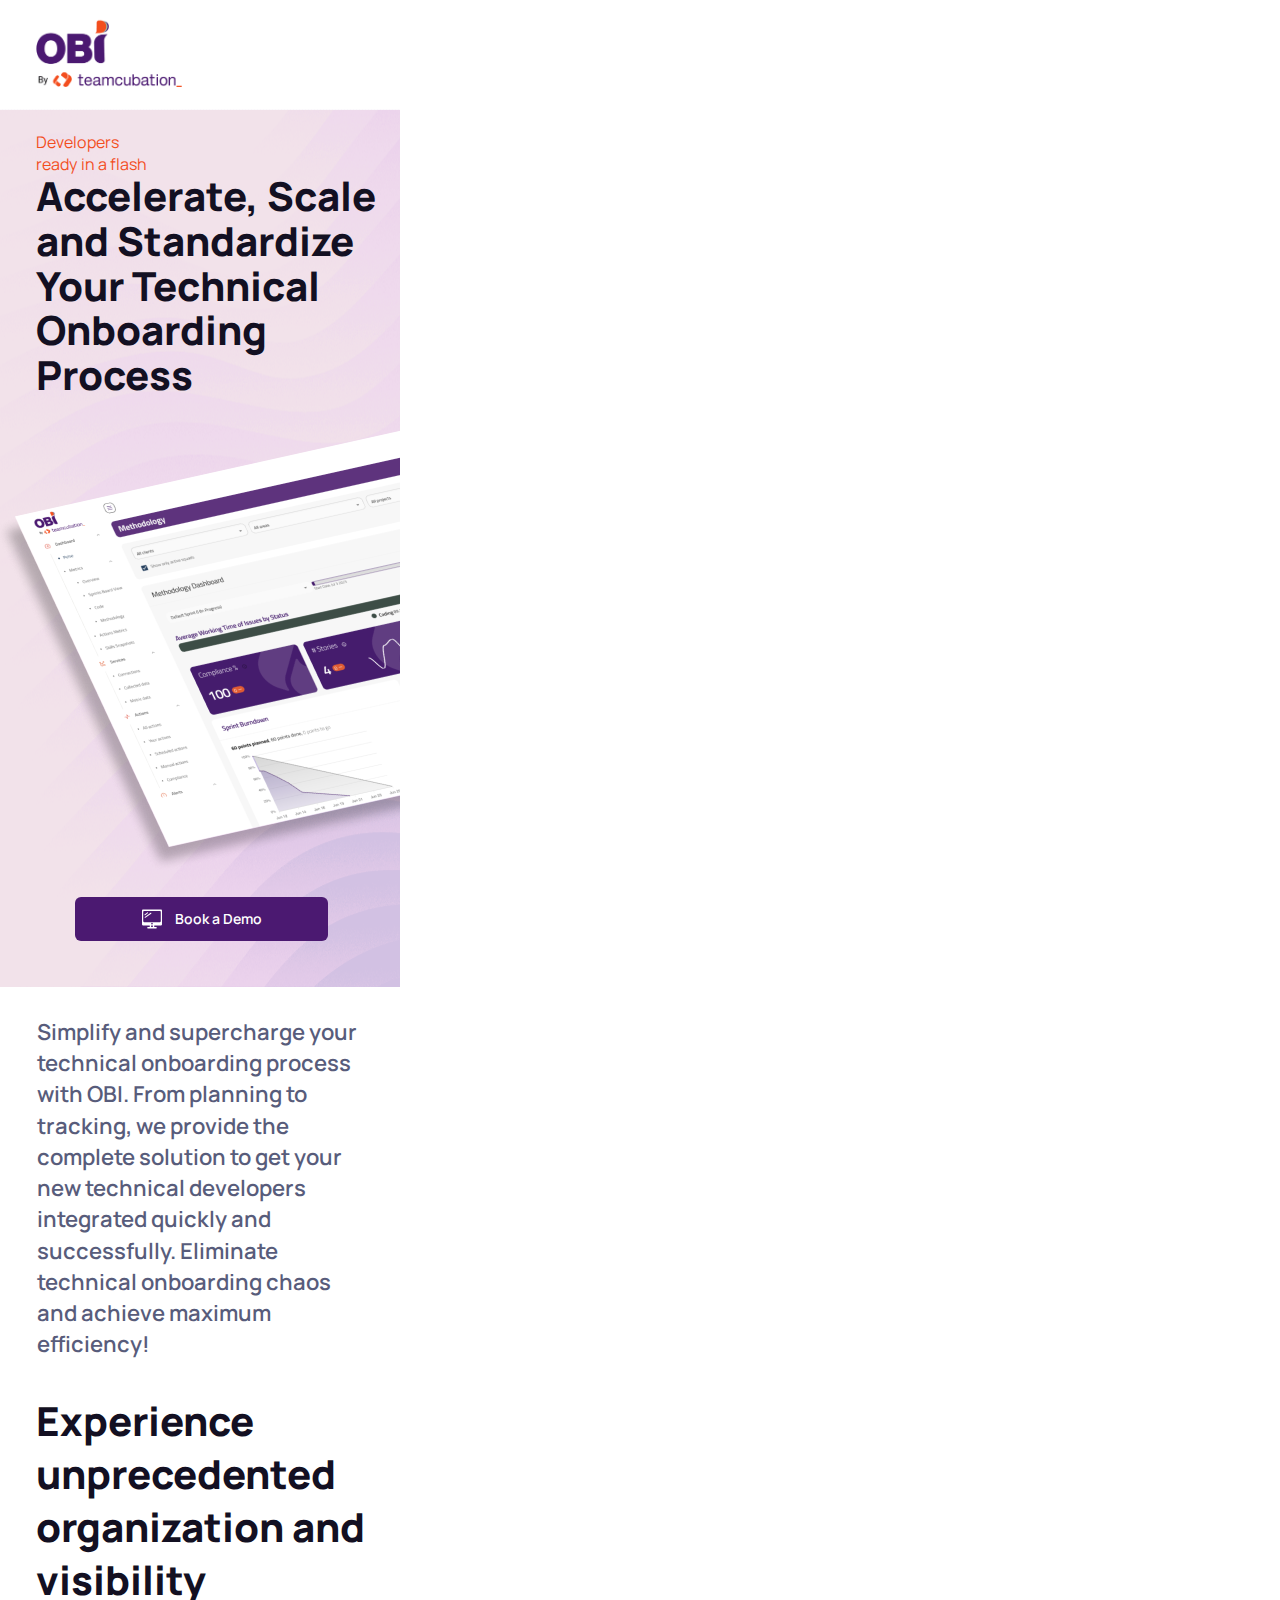
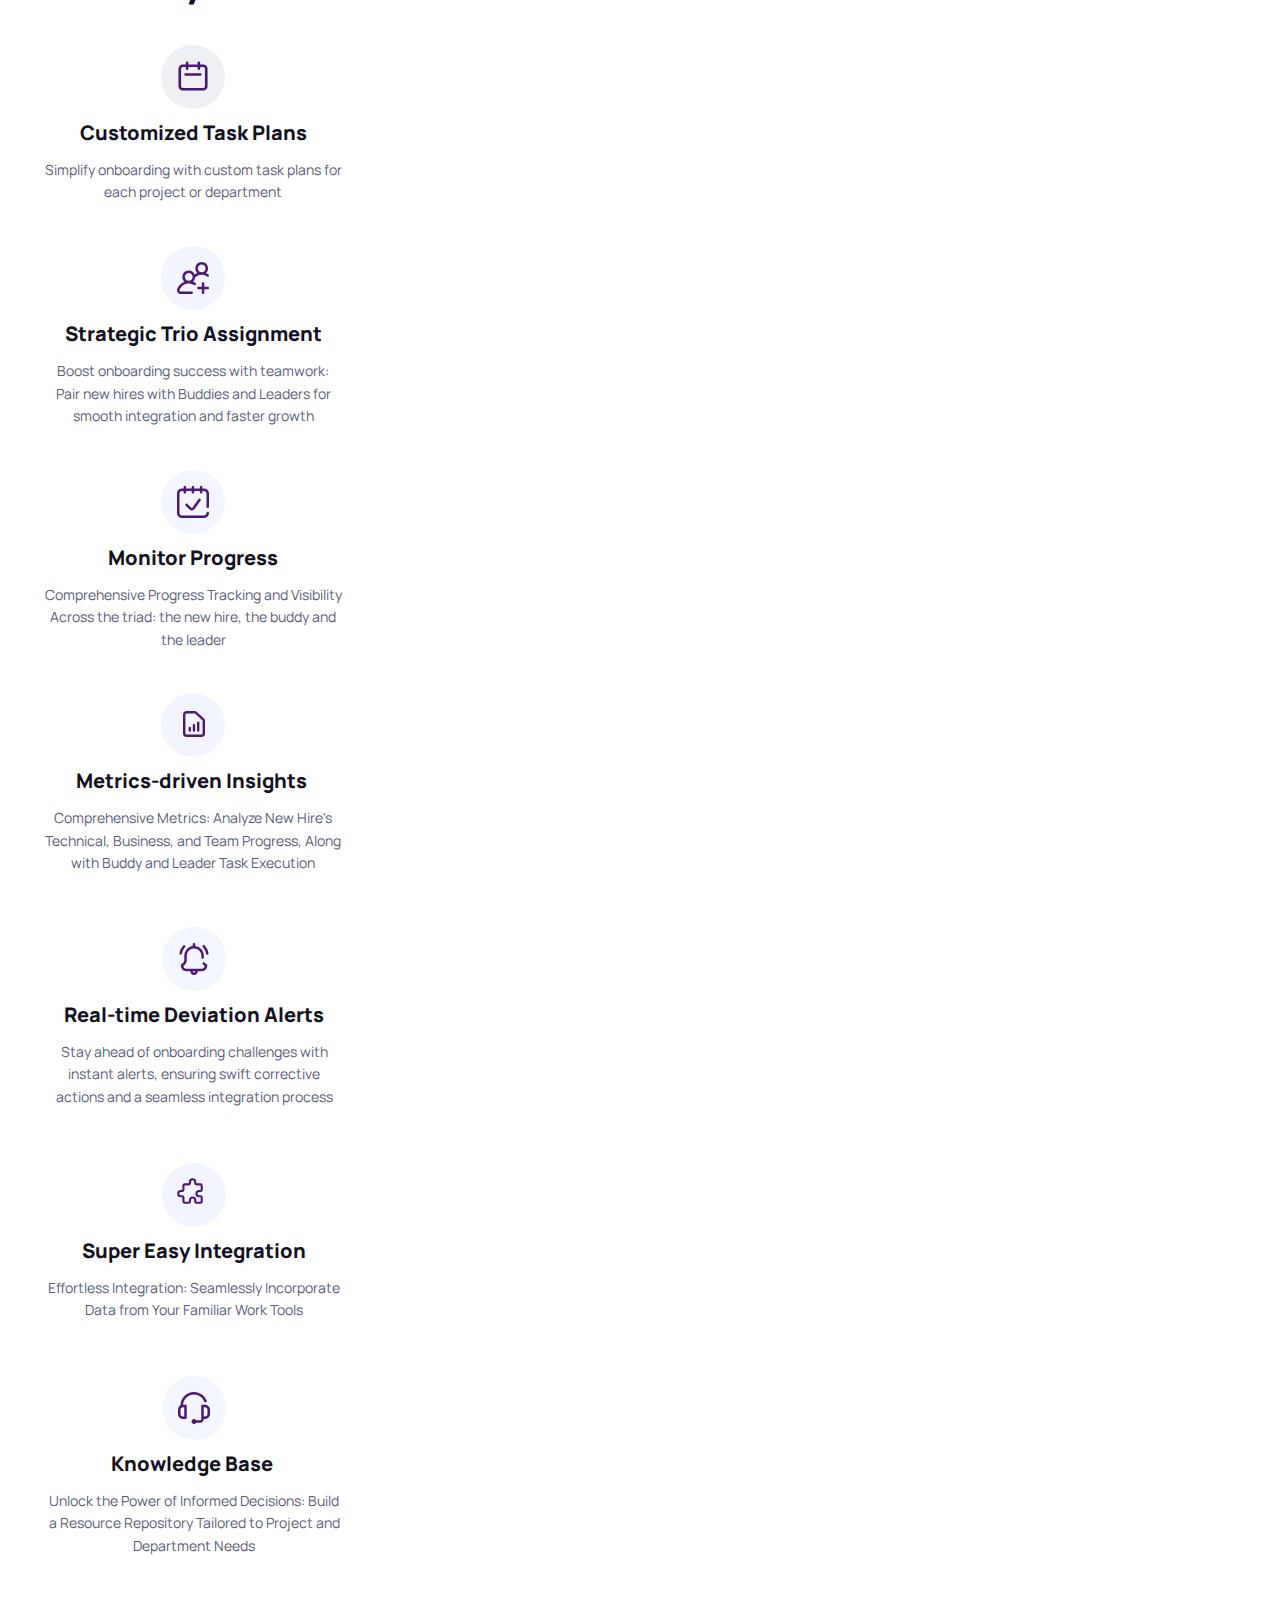
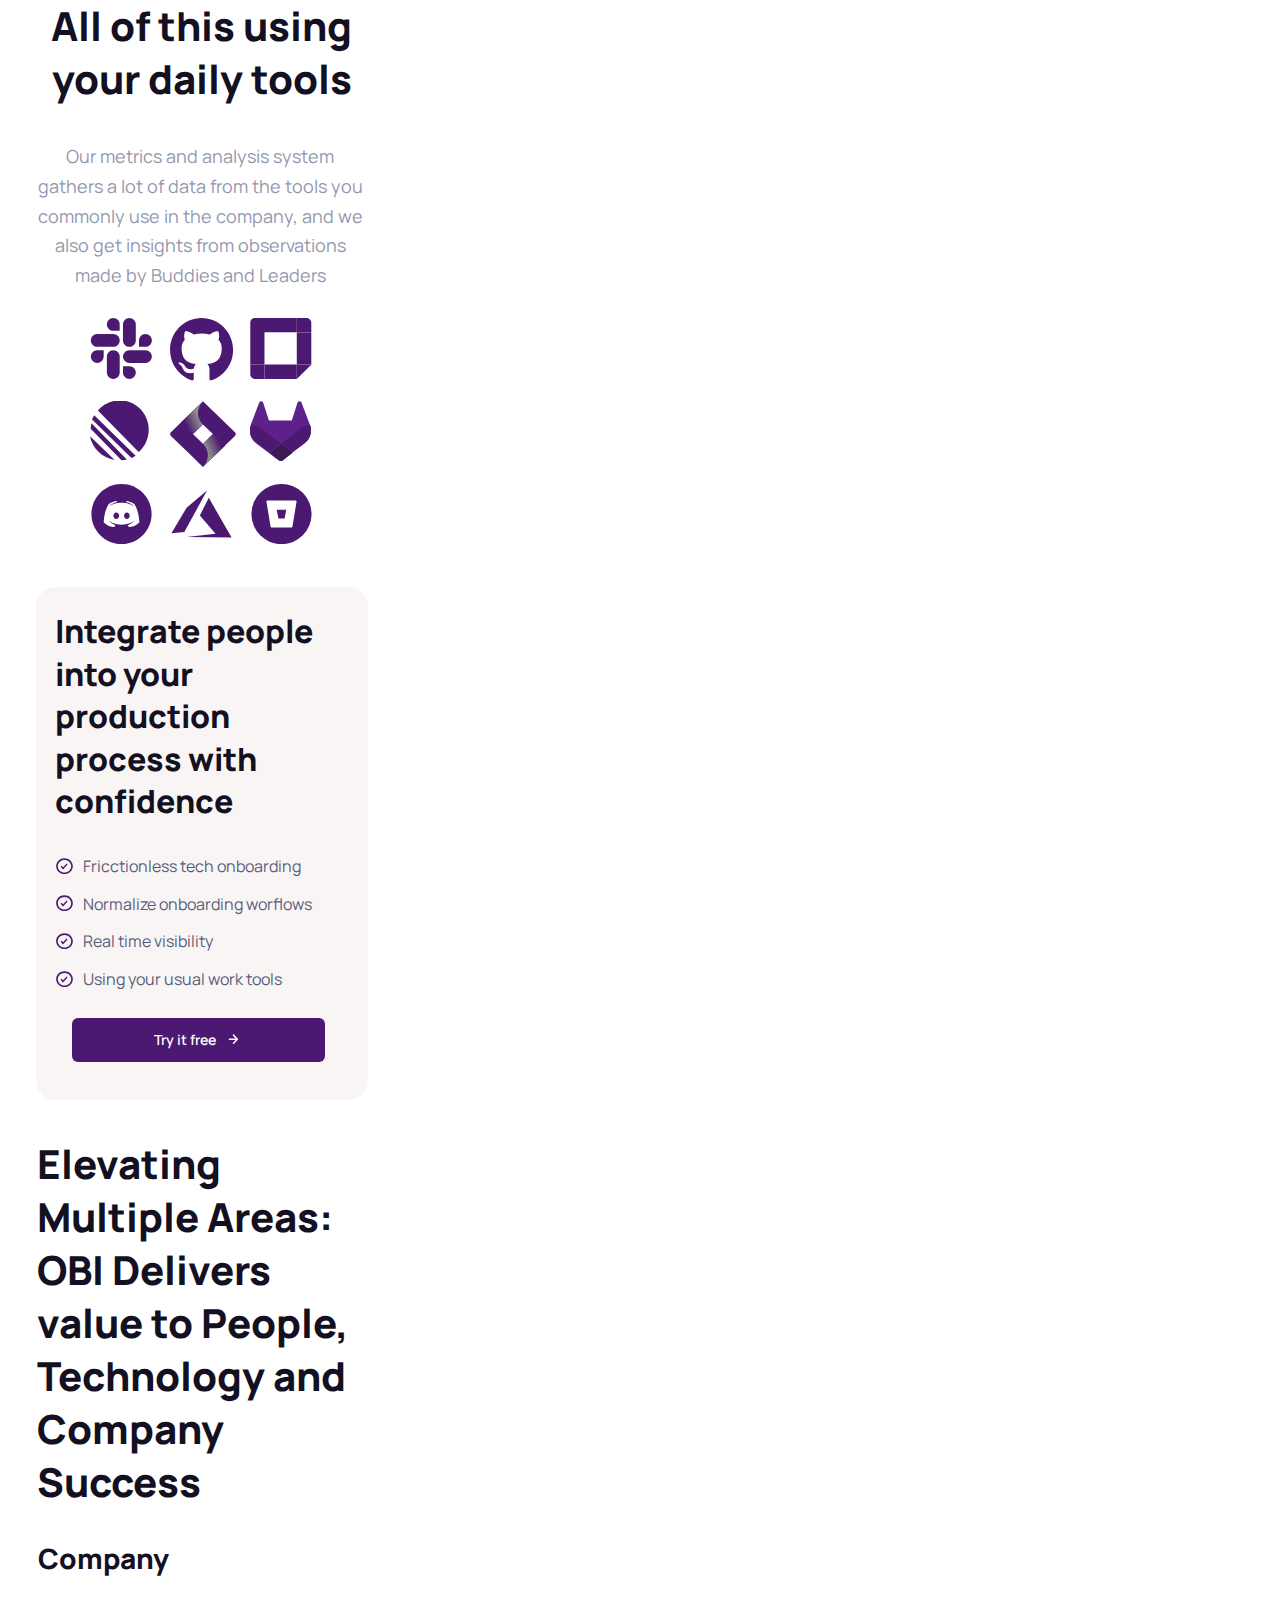
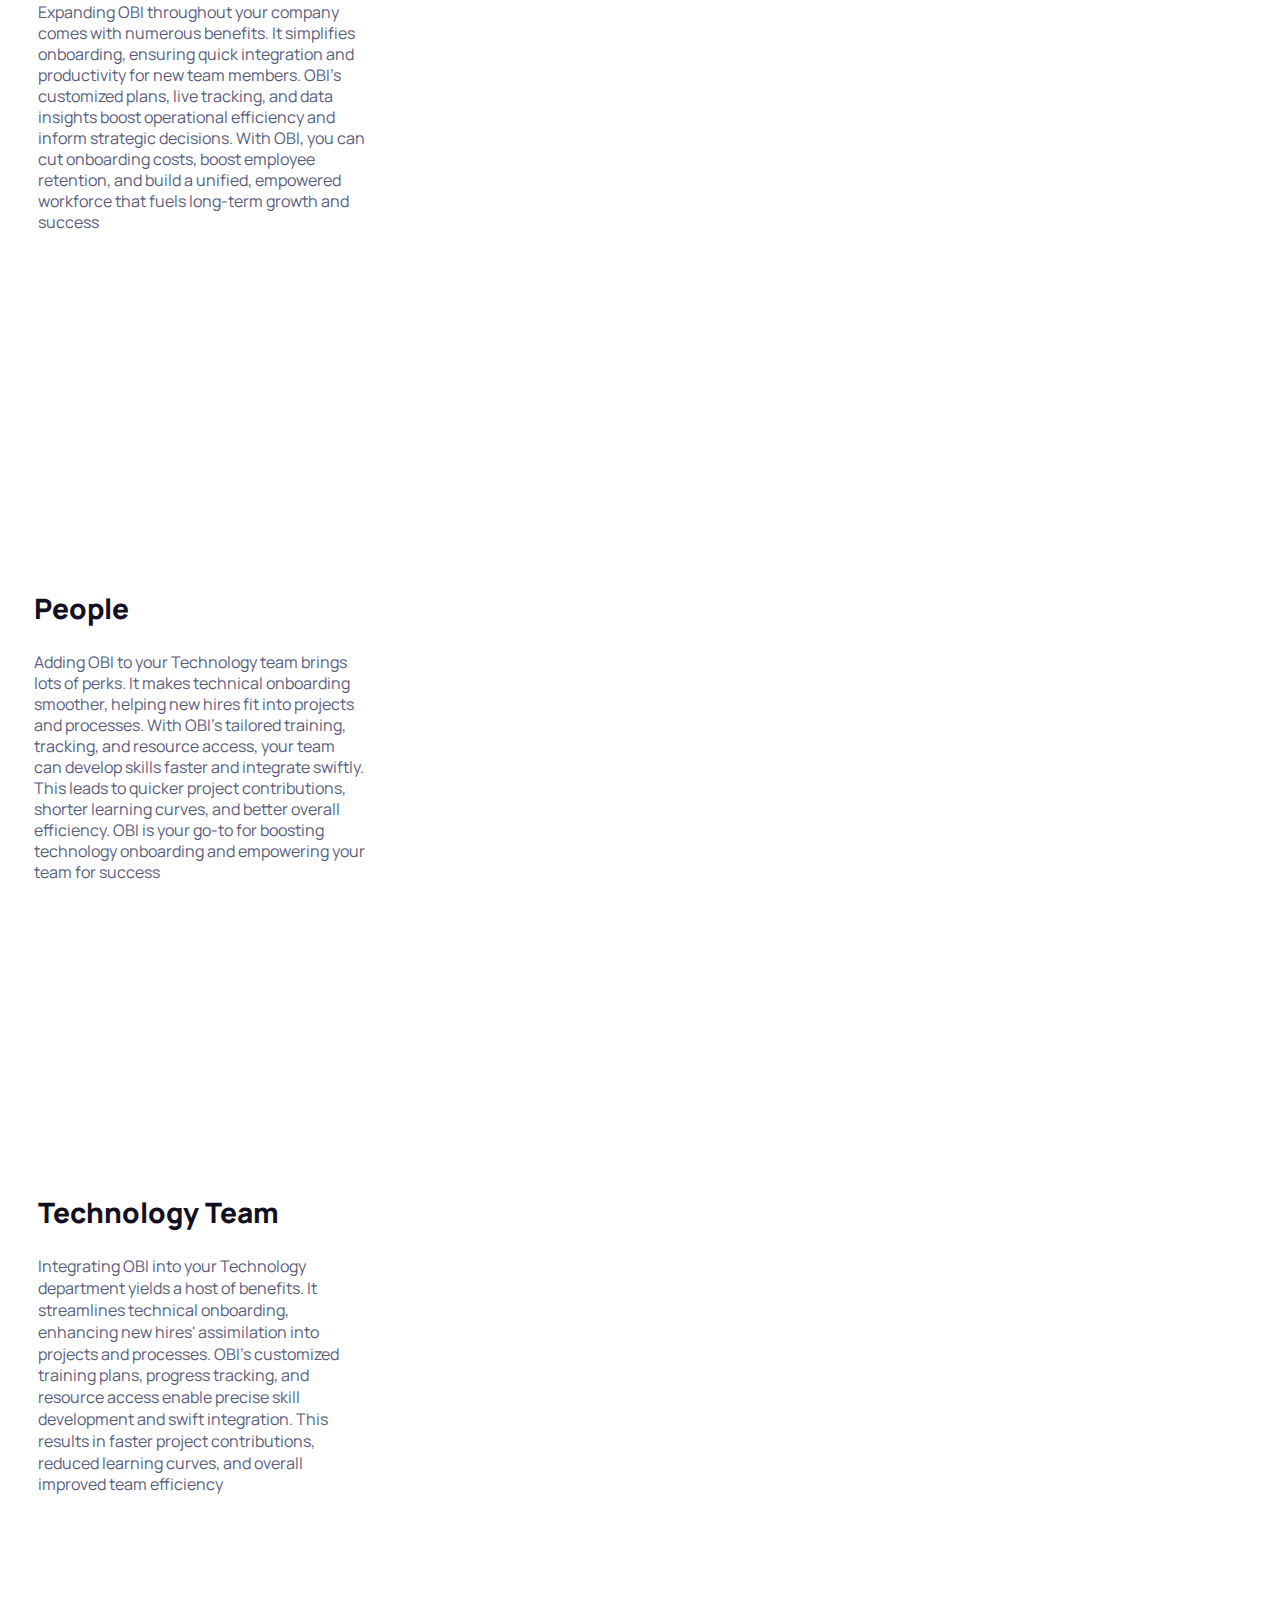
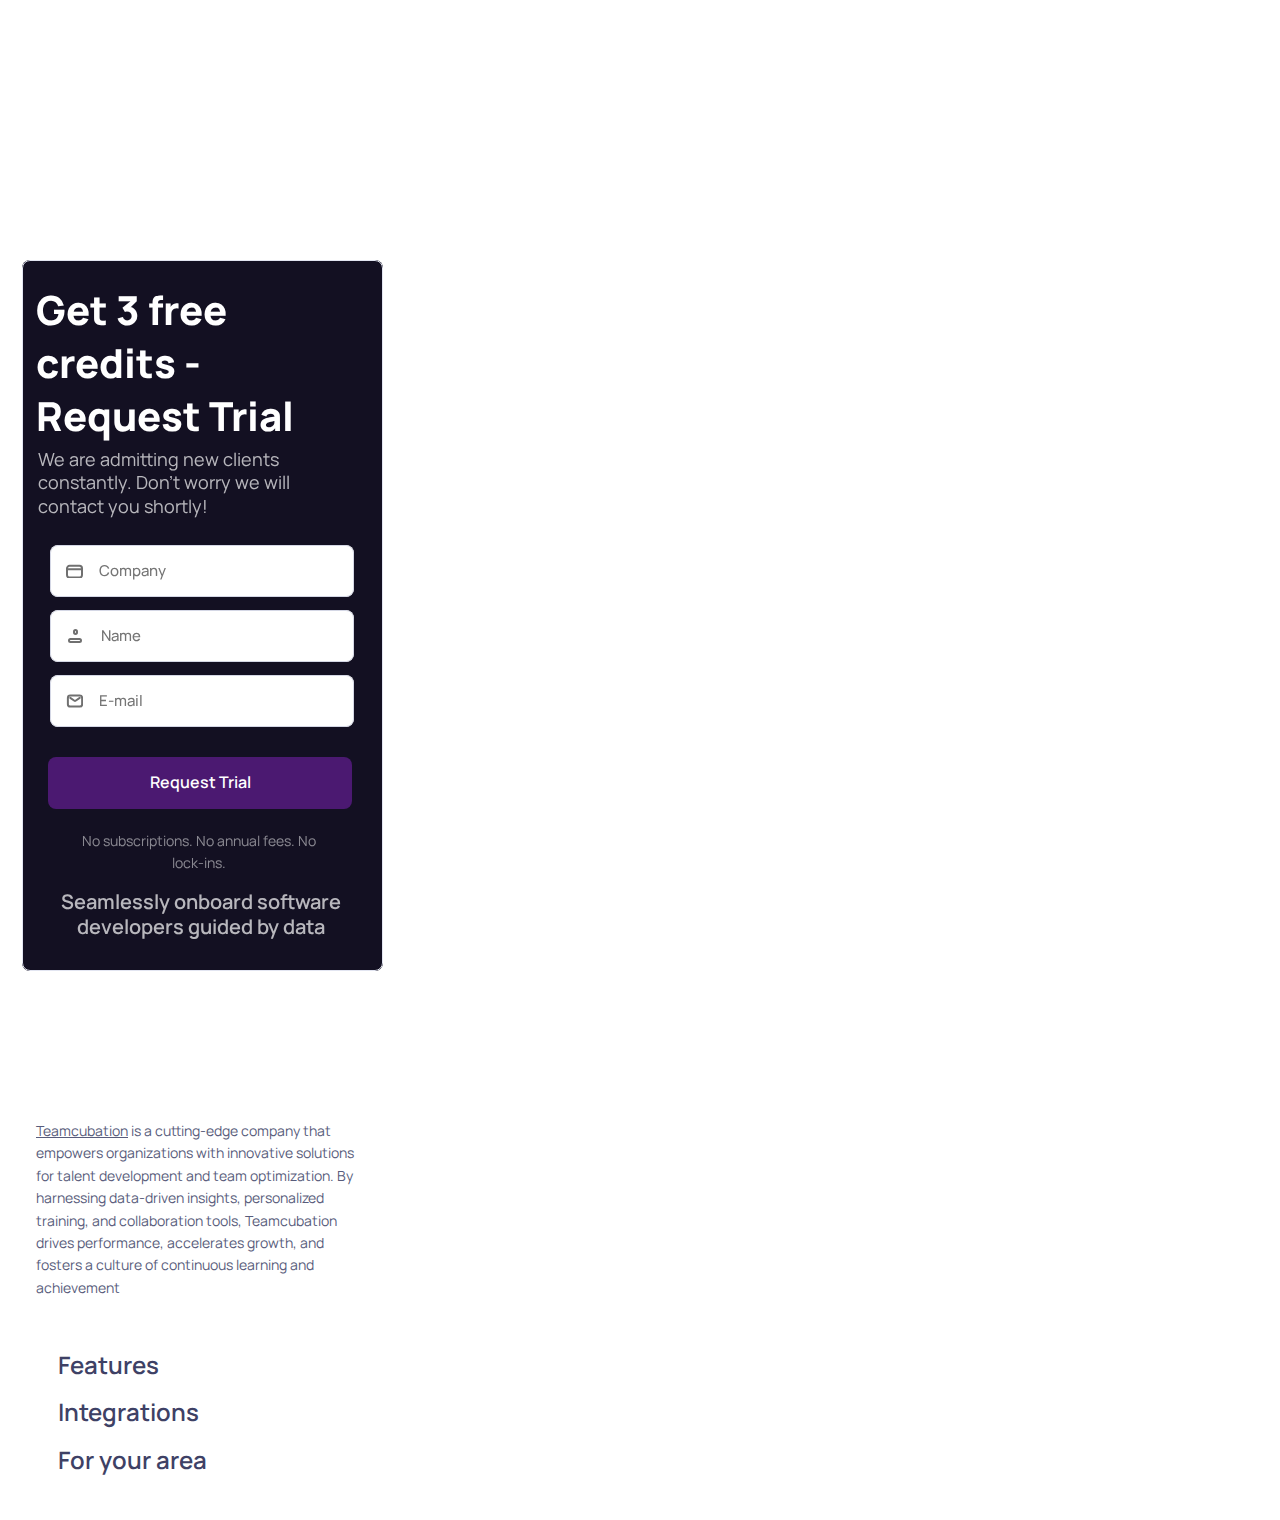
<file: mobile.html>
<!DOCTYPE html>
<html>
<head>
    <meta charset="UTF-8">
    <meta name="viewport" content="width=400">
    <title>Teamcubation's OBI: Accelerate, Scale and Standardize Your Technical Onboarding Process</title>
    <link href="https://fonts.googleapis.com/css?family=Manrope:400,500,600,700,800|Just+Another+Hand:400&display=swap"
          rel="stylesheet">
    <script src="https://code.jquery.com/jquery-3.7.1.min.js"
            integrity="sha256-/JqT3SQfawRcv/BIHPThkBvs0OEvtFFmqPF/lYI/Cxo=" crossorigin="anonymous"></script>
    <!-- Google tag (gtag.js) -->
    <script async src="https://www.googletagmanager.com/gtag/js?id=G-9RL3B57TBL"></script>
    <script>
        window.dataLayer = window.dataLayer || [];
        function gtag(){dataLayer.push(arguments);}
        gtag('js', new Date());

        gtag('config', 'G-9RL3B57TBL');
    </script>
    <script type="text/javascript">
        $(document).ready(function () {
            function adjustSizes() {
                if (window.innerWidth > 600) {
                    window.location.href = 'index.html';
                }
            }
            $(document).ready(function () {
                adjustSizes();
            });
            $(window).resize(adjustSizes);
            setInterval(function () {
                const navbar = $('.framer-1l9hvkc');
                if (navbar.position().top < 0) {
                    navbar.css('marginTop', (-navbar.position().top).toString() + 'px');
                }
            }, 500);

            $('#send-form-btn').click(function () {
                const form = $('#trial-form');
                if (form[0].reportValidity()) {
                    let data = {
                        pm_tools: [],
                        comm_tools: [],
                        vcs_tools: []
                    }
                    $.each(form.serializeArray(), function (idx, el) {
                        if (el.name in data) {
                            data[el.name].push(el.value);
                        } else {
                            data[el.name] = el.value;
                        }
                    });
                    $('#send-from-btn-txt').text('Sending...');
                    gtag('event', 'trial_form_submit', data);
                    $.ajax({
                        url: "https://api.prod.tq.teamcubation.com/obi-trial",
                        type: "POST",
                        contentType: "application/json",
                        data: JSON.stringify(data),
                        dataType: "json",
                        success: (r) => {
                            $('#send-from-btn-txt').text('Sent! Thanks!');
                            $('[name=company], [name=name], [name=email]').val('');
                            window.setTimeout(() => {
                                $('#send-from-btn-txt').text('Request Trial');
                            }, 3000);
                        }
                    });
                }
            });
        });
    </script>
    <link rel="icon" href="favicon.ico">

    <style data-framer-css-ssr-minified="" data-framer-components="framer-kk4Kr">html, body, #main {
        margin: 0;
        padding: 0;
        box-sizing: border-box;
        scroll-behavior: smooth;
    }

    :root {
        -webkit-font-smoothing: antialiased
    }

    * {
        box-sizing: border-box;
        -webkit-font-smoothing: inherit
    }

    h1, h2, h3, h4, h5, h6, p, figure {
        margin: 0
    }

    body, input, textarea, select, button {
        font-size: 12px;
        font-family: sans-serif
    }

    #__framer-badge-container {
        position: fixed;
        bottom: 0;
        padding: 20px;
        width: 100%;
        display: flex;
        justify-content: right;
        pointer-events: none;
        z-index: 314159
    }

    .__framer-badge {
        pointer-events: auto
    }

    [data-framer-component-type] {
        position: absolute
    }

    [data-framer-component-type=Text] {
        cursor: inherit
    }

    [data-framer-component-text-autosized] * {
        white-space: pre
    }

    [data-framer-component-type=Text] > * {
        text-align: var(--framer-text-alignment, start)
    }

    [data-framer-component-type=Text] span span, [data-framer-component-type=Text] p span, [data-framer-component-type=Text] h1 span, [data-framer-component-type=Text] h2 span, [data-framer-component-type=Text] h3 span, [data-framer-component-type=Text] h4 span, [data-framer-component-type=Text] h5 span, [data-framer-component-type=Text] h6 span {
        display: block
    }

    [data-framer-component-type=Text] span span span, [data-framer-component-type=Text] p span span, [data-framer-component-type=Text] h1 span span, [data-framer-component-type=Text] h2 span span, [data-framer-component-type=Text] h3 span span, [data-framer-component-type=Text] h4 span span, [data-framer-component-type=Text] h5 span span, [data-framer-component-type=Text] h6 span span {
        display: unset
    }

    [data-framer-component-type=Text] div div span, [data-framer-component-type=Text] a div span, [data-framer-component-type=Text] span span span, [data-framer-component-type=Text] p span span, [data-framer-component-type=Text] h1 span span, [data-framer-component-type=Text] h2 span span, [data-framer-component-type=Text] h3 span span, [data-framer-component-type=Text] h4 span span, [data-framer-component-type=Text] h5 span span, [data-framer-component-type=Text] h6 span span, [data-framer-component-type=Text] a {
        font-family: var(--font-family);
        font-style: var(--font-style);
        font-weight: min(calc(var(--framer-font-weight-increase, 0) + var(--font-weight, 400)), 900);
        color: var(--text-color);
        letter-spacing: var(--letter-spacing);
        font-size: var(--font-size);
        text-transform: var(--text-transform);
        text-decoration: var(--text-decoration);
        line-height: var(--line-height)
    }

    [data-framer-component-type=Text] div div span, [data-framer-component-type=Text] a div span, [data-framer-component-type=Text] span span span, [data-framer-component-type=Text] p span span, [data-framer-component-type=Text] h1 span span, [data-framer-component-type=Text] h2 span span, [data-framer-component-type=Text] h3 span span, [data-framer-component-type=Text] h4 span span, [data-framer-component-type=Text] h5 span span, [data-framer-component-type=Text] h6 span span, [data-framer-component-type=Text] a {
        --font-family: var(--framer-font-family);
        --font-style: var(--framer-font-style);
        --font-weight: var(--framer-font-weight);
        --text-color: var(--framer-text-color);
        --letter-spacing: var(--framer-letter-spacing);
        --font-size: var(--framer-font-size);
        --text-transform: var(--framer-text-transform);
        --text-decoration: var(--framer-text-decoration);
        --line-height: var(--framer-line-height)
    }

    [data-framer-component-type=Text] a, [data-framer-component-type=Text] a div span, [data-framer-component-type=Text] a span span span, [data-framer-component-type=Text] a p span span, [data-framer-component-type=Text] a h1 span span, [data-framer-component-type=Text] a h2 span span, [data-framer-component-type=Text] a h3 span span, [data-framer-component-type=Text] a h4 span span, [data-framer-component-type=Text] a h5 span span, [data-framer-component-type=Text] a h6 span span {
        --font-family: var(--framer-link-font-family, var(--framer-font-family));
        --font-style: var(--framer-link-font-style, var(--framer-font-style));
        --font-weight: var(--framer-link-font-weight, var(--framer-font-weight));
        --text-color: var(--framer-link-text-color, var(--framer-text-color));
        --font-size: var(--framer-link-font-size, var(--framer-font-size));
        --text-transform: var(--framer-link-text-transform, var(--framer-text-transform));
        --text-decoration: var(--framer-link-text-decoration, var(--framer-text-decoration))
    }

    [data-framer-component-type=Text] a:hover, [data-framer-component-type=Text] a div span:hover, [data-framer-component-type=Text] a span span span:hover, [data-framer-component-type=Text] a p span span:hover, [data-framer-component-type=Text] a h1 span span:hover, [data-framer-component-type=Text] a h2 span span:hover, [data-framer-component-type=Text] a h3 span span:hover, [data-framer-component-type=Text] a h4 span span:hover, [data-framer-component-type=Text] a h5 span span:hover, [data-framer-component-type=Text] a h6 span span:hover {
        --font-family: var(--framer-link-hover-font-family, var(--framer-link-font-family, var(--framer-font-family)));
        --font-style: var(--framer-link-hover-font-style, var(--framer-link-font-style, var(--framer-font-style)));
        --font-weight: var(--framer-link-hover-font-weight, var(--framer-link-font-weight, var(--framer-font-weight)));
        --text-color: var(--framer-link-hover-text-color, var(--framer-link-text-color, var(--framer-text-color)));
        --font-size: var(--framer-link-hover-font-size, var(--framer-link-font-size, var(--framer-font-size)));
        --text-transform: var(--framer-link-hover-text-transform, var(--framer-link-text-transform, var(--framer-text-transform)));
        --text-decoration: var(--framer-link-hover-text-decoration, var(--framer-link-text-decoration, var(--framer-text-decoration)))
    }

    [data-framer-component-type=Text].isCurrent a, [data-framer-component-type=Text].isCurrent a div span, [data-framer-component-type=Text].isCurrent a span span span, [data-framer-component-type=Text].isCurrent a p span span, [data-framer-component-type=Text].isCurrent a h1 span span, [data-framer-component-type=Text].isCurrent a h2 span span, [data-framer-component-type=Text].isCurrent a h3 span span, [data-framer-component-type=Text].isCurrent a h4 span span, [data-framer-component-type=Text].isCurrent a h5 span span, [data-framer-component-type=Text].isCurrent a h6 span span {
        --font-family: var(--framer-link-current-font-family, var(--framer-link-font-family, var(--framer-font-family)));
        --font-style: var(--framer-link-current-font-style, var(--framer-link-font-style, var(--framer-font-style)));
        --font-weight: var(--framer-link-current-font-weight, var(--framer-link-font-weight, var(--framer-font-weight)));
        --text-color: var(--framer-link-current-text-color, var(--framer-link-text-color, var(--framer-text-color)));
        --font-size: var(--framer-link-current-font-size, var(--framer-link-font-size, var(--framer-font-size)));
        --text-transform: var(--framer-link-current-text-transform, var(--framer-link-text-transform, var(--framer-text-transform)));
        --text-decoration: var(--framer-link-current-text-decoration, var(--framer-link-text-decoration, var(--framer-text-decoration)))
    }

    p.framer-text, div.framer-text, h1.framer-text, h2.framer-text, h3.framer-text, h4.framer-text, h5.framer-text, h6.framer-text, ol.framer-text, ul.framer-text {
        margin: 0;
        padding: 0
    }

    p.framer-text, div.framer-text, h1.framer-text, h2.framer-text, h3.framer-text, h4.framer-text, h5.framer-text, h6.framer-text, li.framer-text, ol.framer-text, ul.framer-text, span.framer-text:not([data-text-fill]) {
        font-family: var(--framer-font-family, Inter, Inter Placeholder, sans-serif);
        font-style: var(--framer-font-style, normal);
        font-weight: var(--framer-font-weight, 400);
        color: var(--framer-text-color, #000);
        font-size: calc(var(--framer-font-size, 16px) * var(--framer-font-size-scale, 1));
        letter-spacing: var(--framer-letter-spacing, 0);
        text-transform: var(--framer-text-transform, none);
        text-decoration: var(--framer-text-decoration, none);
        line-height: var(--framer-line-height, 1.2em);
        text-align: var(--framer-text-alignment, start)
    }

    strong.framer-text {
        font-family: var(--framer-font-family-bold);
        font-style: var(--framer-font-style-bold);
        font-weight: var(--framer-font-weight-bold, bolder)
    }

    em.framer-text {
        font-family: var(--framer-font-family-italic);
        font-style: var(--framer-font-style-italic, italic);
        font-weight: var(--framer-font-weight-italic)
    }

    em.framer-text > strong.framer-text {
        font-family: var(--framer-font-family-bold-italic);
        font-style: var(--framer-font-style-bold-italic, italic);
        font-weight: var(--framer-font-weight-bold-italic, bolder)
    }

    p.framer-text:not(:first-child), div.framer-text:not(:first-child), h1.framer-text:not(:first-child), h2.framer-text:not(:first-child), h3.framer-text:not(:first-child), h4.framer-text:not(:first-child), h5.framer-text:not(:first-child), h6.framer-text:not(:first-child), ol.framer-text:not(:first-child), ul.framer-text:not(:first-child), .framer-image.framer-text:not(:first-child) {
        margin-top: var(--framer-paragraph-spacing, 0)
    }

    li.framer-text > ul.framer-text:nth-child(2), li.framer-text > ol.framer-text:nth-child(2) {
        margin-top: 0
    }

    .framer-text[data-text-fill] {
        display: inline-block;
        background-clip: text;
        -webkit-background-clip: text;
        -webkit-text-fill-color: transparent;
        padding: max(0em, calc(calc(1.3em - var(--framer-line-height, 1.3em)) / 2));
        margin: min(0em, calc(calc(1.3em - var(--framer-line-height, 1.3em)) / -2))
    }

    code.framer-text, code.framer-text span.framer-text:not([data-text-fill]) {
        font-family: var(--framer-code-font-family, var(--framer-font-family, Inter, Inter Placeholder, sans-serif));
        font-style: var(--framer-code-font-style, var(--framer-font-style, normal));
        font-weight: var(--framer-code-font-weight, var(--framer-font-weight, 400));
        color: var(--framer-code-text-color, var(--framer-text-color, #000));
        font-size: calc(var(--framer-font-size, 16px) * var(--framer-font-size-scale, 1));
        letter-spacing: var(--framer-letter-spacing, 0);
        line-height: var(--framer-line-height, 1.2em)
    }

    a.framer-text, a.framer-text span.framer-text:not([data-text-fill]) {
        font-family: var(--framer-link-font-family, var(--framer-font-family, Inter, Inter Placeholder, sans-serif));
        font-style: var(--framer-link-font-style, var(--framer-font-style, normal));
        font-weight: var(--framer-link-font-weight, var(--framer-font-weight, 400));
        color: var(--framer-link-text-color, var(--framer-text-color, #000));
        font-size: calc(var(--framer-link-font-size, var(--framer-font-size, 16px)) * var(--framer-font-size-scale, 1));
        text-transform: var(--framer-link-text-transform, var(--framer-text-transform, none));
        text-decoration: var(--framer-link-text-decoration, var(--framer-text-decoration, none));
        cursor: var(--framer-custom-cursors, pointer)
    }

    code.framer-text a.framer-text, code.framer-text a.framer-text span.framer-text:not([data-text-fill]) {
        font-family: var(--framer-code-font-family, var(--framer-font-family, Inter, Inter Placeholder, sans-serif));
        font-style: var(--framer-code-font-style, var(--framer-font-style, normal));
        font-weight: var(--framer-code-font-weight, var(--framer-font-weight, 400));
        color: var(--framer-link-text-color, var(--framer-code-text-color, var(--framer-text-color, #000)));
        font-size: calc(var(--framer-link-font-size, var(--framer-font-size, 16px)) * var(--framer-font-size-scale, 1))
    }

    a.framer-text:hover, a.framer-text:hover span.framer-text:not([data-text-fill]) {
        font-family: var(--framer-link-hover-font-family, var(--framer-link-font-family, var(--framer-font-family, Inter, Inter Placeholder, sans-serif)));
        font-style: var(--framer-link-hover-font-style, var(--framer-link-font-style, var(--framer-font-style, normal)));
        font-weight: var(--framer-link-hover-font-weight, var(--framer-link-font-weight, var(--framer-font-weight, 400)));
        color: var(--framer-link-hover-text-color, var(--framer-link-text-color, var(--framer-text-color, #000)));
        font-size: calc(var(--framer-link-hover-font-size, var(--framer-link-font-size, var(--framer-font-size, 16px))) * var(--framer-font-size-scale, 1));
        text-transform: var(--framer-link-hover-text-transform, var(--framer-link-text-transform, var(--framer-text-transform, none)));
        text-decoration: var(--framer-link-hover-text-decoration, var(--framer-link-text-decoration, var(--framer-text-decoration, none)))
    }

    code.framer-text a.framer-text:hover, code.framer-text a.framer-text:hover span.framer-text:not([data-text-fill]) {
        font-family: var(--framer-code-font-family, var(--framer-font-family, Inter, Inter Placeholder, sans-serif));
        font-style: var(--framer-code-font-style, var(--framer-font-style, normal));
        font-weight: var(--framer-code-font-weight, var(--framer-font-weight, 400));
        color: var(--framer-link-hover-text-color, var(--framer-link-text-color, var(--framer-code-text-color, var(--framer-text-color, #000))));
        font-size: calc(var(--framer-link-hover-font-size, var(--framer-link-font-size, var(--framer-font-size, 16px))) * var(--framer-font-size-scale, 1))
    }

    a.framer-text[data-framer-page-link-current], a.framer-text[data-framer-page-link-current] span.framer-text:not([data-text-fill]) {
        font-family: var(--framer-link-current-font-family, var(--framer-link-font-family, var(--framer-font-family, Inter, Inter Placeholder, sans-serif)));
        font-style: var(--framer-link-current-font-style, var(--framer-link-font-style, var(--framer-font-style, normal)));
        font-weight: var(--framer-link-current-font-weight, var(--framer-link-font-weight, var(--framer-font-weight, 400)));
        color: var(--framer-link-current-text-color, var(--framer-link-text-color, var(--framer-text-color, #000)));
        font-size: calc(var(--framer-link-current-font-size, var(--framer-link-font-size, var(--framer-font-size, 16px))) * var(--framer-font-size-scale, 1));
        text-transform: var(--framer-link-current-text-transform, var(--framer-link-text-transform, var(--framer-text-transform, none)));
        text-decoration: var(--framer-link-current-text-decoration, var(--framer-link-text-decoration, var(--framer-text-decoration, none)))
    }

    code.framer-text a.framer-text[data-framer-page-link-current], code.framer-text a.framer-text[data-framer-page-link-current] span.framer-text:not([data-text-fill]) {
        font-family: var(--framer-code-font-family, var(--framer-font-family, Inter, Inter Placeholder, sans-serif));
        font-style: var(--framer-code-font-style, var(--framer-font-style, normal));
        font-weight: var(--framer-code-font-weight, var(--framer-font-weight, 400));
        color: var(--framer-link-current-text-color, var(--framer-link-text-color, var(--framer-code-text-color, var(--framer-text-color, #000))));
        font-size: calc(var(--framer-link-current-font-size, var(--framer-link-font-size, var(--framer-font-size, 16px))) * var(--framer-font-size-scale, 1))
    }

    a.framer-text[data-framer-page-link-current]:hover, a.framer-text[data-framer-page-link-current]:hover span.framer-text:not([data-text-fill]) {
        font-family: var(--framer-link-hover-font-family, var(--framer-link-current-font-family, var(--framer-link-font-family, var(--framer-font-family, Inter, Inter Placeholder, sans-serif))));
        font-style: var(--framer-link-hover-font-style, var(--framer-link-current-font-style, var(--framer-link-font-style, var(--framer-font-style, normal))));
        font-weight: var(--framer-link-hover-font-weight, var(--framer-link-current-font-weight, var(--framer-link-font-weight, var(--framer-font-weight, 400))));
        color: var(--framer-link-hover-text-color, var(--framer-link-current-text-color, var(--framer-link-text-color, var(--framer-text-color, #000))));
        font-size: calc(var(--framer-link-hover-font-size, var(--framer-link-current-font-size, var(--framer-link-font-size, var(--framer-font-size, 16px)))) * var(--framer-font-size-scale, 1));
        text-transform: var(--framer-link-hover-text-transform, var(--framer-link-current-text-transform, var(--framer-link-text-transform, var(--framer-text-transform, none))));
        text-decoration: var(--framer-link-hover-text-decoration, var(--framer-link-current-text-decoration, var(--framer-link-text-decoration, var(--framer-text-decoration, none))))
    }

    code.framer-text a.framer-text[data-framer-page-link-current]:hover, code.framer-text a.framer-text[data-framer-page-link-current]:hover span.framer-text:not([data-text-fill]) {
        font-family: var(--framer-code-font-family, var(--framer-font-family, Inter, Inter Placeholder, sans-serif));
        font-style: var(--framer-code-font-style, var(--framer-font-style, normal));
        font-weight: var(--framer-code-font-weight, var(--framer-font-weight, 400));
        color: var(--framer-link-hover-text-color, var(--framer-link-current-text-color, var(--framer-link-text-color, var(--framer-code-text-color, var(--framer-text-color, #000)))));
        font-size: calc(var(--framer-link-hover-font-size, var(--framer-link-current-font-size, var(--framer-link-font-size, var(--framer-font-size, 16px)))) * var(--framer-font-size-scale, 1))
    }

    .framer-image.framer-text {
        display: block;
        max-width: 100%;
        height: auto
    }

    .text-styles-preset-reset.framer-text {
        --framer-font-family: Inter, Inter Placeholder, sans-serif;
        --framer-font-style: normal;
        --framer-font-weight: 500;
        --framer-text-color: #000;
        --framer-font-size: 16px;
        --framer-letter-spacing: 0;
        --framer-text-transform: none;
        --framer-text-decoration: none;
        --framer-line-height: 1.2em;
        --framer-text-alignment: start
    }

    ul.framer-text, ol.framer-text {
        display: table;
        width: 100%
    }

    li.framer-text {
        display: table-row;
        counter-increment: list-item;
        list-style: none
    }

    ol.framer-text > li.framer-text:before {
        display: table-cell;
        width: 2.25ch;
        box-sizing: border-box;
        padding-inline-end: .75ch;
        content: counter(list-item) ".";
        white-space: nowrap
    }

    ul.framer-text > li.framer-text:before {
        display: table-cell;
        width: 2.25ch;
        box-sizing: border-box;
        padding-inline-end: .75ch;
        content: "\2022"
    }

    .framer-text-module[style*=aspect-ratio] > :first-child {
        width: 100%
    }

    @supports not (aspect-ratio: 1) {
        .framer-text-module[style*=aspect-ratio] {
            position: relative
        }
    }

    @supports not (aspect-ratio: 1) {
        .framer-text-module[style*=aspect-ratio]:before {
            content: "";
            display: block;
            padding-bottom: calc(100% / calc(var(--aspect-ratio)))
        }
    }

    @supports not (aspect-ratio: 1) {
        .framer-text-module[style*=aspect-ratio] > :first-child {
            position: absolute;
            top: 0;
            left: 0;
            height: 100%
        }
    }

    [data-framer-component-type=DeprecatedRichText] {
        cursor: inherit
    }

    [data-framer-component-type=DeprecatedRichText] .text-styles-preset-reset {
        --framer-font-family: Inter, Inter Placeholder, sans-serif;
        --framer-font-style: normal;
        --framer-font-weight: 500;
        --framer-text-color: #000;
        --framer-font-size: 16px;
        --framer-letter-spacing: 0;
        --framer-text-transform: none;
        --framer-text-decoration: none;
        --framer-line-height: 1.2em;
        --framer-text-alignment: start
    }

    [data-framer-component-type=DeprecatedRichText] p, [data-framer-component-type=DeprecatedRichText] div, [data-framer-component-type=DeprecatedRichText] h1, [data-framer-component-type=DeprecatedRichText] h2, [data-framer-component-type=DeprecatedRichText] h3, [data-framer-component-type=DeprecatedRichText] h4, [data-framer-component-type=DeprecatedRichText] h5, [data-framer-component-type=DeprecatedRichText] h6 {
        margin: 0;
        padding: 0
    }

    [data-framer-component-type=DeprecatedRichText] p, [data-framer-component-type=DeprecatedRichText] div, [data-framer-component-type=DeprecatedRichText] h1, [data-framer-component-type=DeprecatedRichText] h2, [data-framer-component-type=DeprecatedRichText] h3, [data-framer-component-type=DeprecatedRichText] h4, [data-framer-component-type=DeprecatedRichText] h5, [data-framer-component-type=DeprecatedRichText] h6, [data-framer-component-type=DeprecatedRichText] li, [data-framer-component-type=DeprecatedRichText] ol, [data-framer-component-type=DeprecatedRichText] ul, [data-framer-component-type=DeprecatedRichText] span:not([data-text-fill]) {
        font-family: var(--framer-font-family, Inter, Inter Placeholder, sans-serif);
        font-style: var(--framer-font-style, normal);
        font-weight: var(--framer-font-weight, 400);
        color: var(--framer-text-color, #000);
        font-size: var(--framer-font-size, 16px);
        letter-spacing: var(--framer-letter-spacing, 0);
        text-transform: var(--framer-text-transform, none);
        text-decoration: var(--framer-text-decoration, none);
        line-height: var(--framer-line-height, 1.2em);
        text-align: var(--framer-text-alignment, start)
    }

    [data-framer-component-type=DeprecatedRichText] p:not(:first-child), [data-framer-component-type=DeprecatedRichText] div:not(:first-child), [data-framer-component-type=DeprecatedRichText] h1:not(:first-child), [data-framer-component-type=DeprecatedRichText] h2:not(:first-child), [data-framer-component-type=DeprecatedRichText] h3:not(:first-child), [data-framer-component-type=DeprecatedRichText] h4:not(:first-child), [data-framer-component-type=DeprecatedRichText] h5:not(:first-child), [data-framer-component-type=DeprecatedRichText] h6:not(:first-child), [data-framer-component-type=DeprecatedRichText] ol:not(:first-child), [data-framer-component-type=DeprecatedRichText] ul:not(:first-child), [data-framer-component-type=DeprecatedRichText] .framer-image:not(:first-child) {
        margin-top: var(--framer-paragraph-spacing, 0)
    }

    [data-framer-component-type=DeprecatedRichText] span[data-text-fill] {
        display: inline-block;
        background-clip: text;
        -webkit-background-clip: text;
        -webkit-text-fill-color: transparent
    }

    [data-framer-component-type=DeprecatedRichText] a, [data-framer-component-type=DeprecatedRichText] a span:not([data-text-fill]) {
        font-family: var(--framer-link-font-family, var(--framer-font-family, Inter, Inter Placeholder, sans-serif));
        font-style: var(--framer-link-font-style, var(--framer-font-style, normal));
        font-weight: var(--framer-link-font-weight, var(--framer-font-weight, 400));
        color: var(--framer-link-text-color, var(--framer-text-color, #000));
        font-size: var(--framer-link-font-size, var(--framer-font-size, 16px));
        text-transform: var(--framer-link-text-transform, var(--framer-text-transform, none));
        text-decoration: var(--framer-link-text-decoration, var(--framer-text-decoration, none))
    }

    [data-framer-component-type=DeprecatedRichText] a:hover, [data-framer-component-type=DeprecatedRichText] a:hover span:not([data-text-fill]) {
        font-family: var(--framer-link-hover-font-family, var(--framer-link-font-family, var(--framer-font-family, Inter, Inter Placeholder, sans-serif)));
        font-style: var(--framer-link-hover-font-style, var(--framer-link-font-style, var(--framer-font-style, normal)));
        font-weight: var(--framer-link-hover-font-weight, var(--framer-link-font-weight, var(--framer-font-weight, 400)));
        color: var(--framer-link-hover-text-color, var(--framer-link-text-color, var(--framer-text-color, #000)));
        font-size: var(--framer-link-hover-font-size, var(--framer-link-font-size, var(--framer-font-size, 16px)));
        text-transform: var(--framer-link-hover-text-transform, var(--framer-link-text-transform, var(--framer-text-transform, none)));
        text-decoration: var(--framer-link-hover-text-decoration, var(--framer-link-text-decoration, var(--framer-text-decoration, none)))
    }

    a[data-framer-page-link-current], a[data-framer-page-link-current] span:not([data-text-fill]) {
        font-family: var(--framer-link-current-font-family, var(--framer-link-font-family, var(--framer-font-family, Inter, Inter Placeholder, sans-serif)));
        font-style: var(--framer-link-current-font-style, var(--framer-link-font-style, var(--framer-font-style, normal)));
        font-weight: var(--framer-link-current-font-weight, var(--framer-link-font-weight, var(--framer-font-weight, 400)));
        color: var(--framer-link-current-text-color, var(--framer-link-text-color, var(--framer-text-color, #000)));
        font-size: var(--framer-link-current-font-size, var(--framer-link-font-size, var(--framer-font-size, 16px)));
        text-transform: var(--framer-link-current-text-transform, var(--framer-link-text-transform, var(--framer-text-transform, none)));
        text-decoration: var(--framer-link-current-text-decoration, var(--framer-link-text-decoration, var(--framer-text-decoration, none)))
    }

    a[data-framer-page-link-current]:hover, a[data-framer-page-link-current]:hover span:not([data-text-fill]) {
        font-family: var(--framer-link-hover-font-family, var(--framer-link-current-font-family, var(--framer-link-font-family, var(--framer-font-family, Inter, Inter Placeholder, sans-serif))));
        font-style: var(--framer-link-hover-font-style, var(--framer-link-current-font-style, var(--framer-link-font-style, var(--framer-font-style, normal))));
        font-weight: var(--framer-link-hover-font-weight, var(--framer-link-current-font-weight, var(--framer-link-font-weight, var(--framer-font-weight, 400))));
        color: var(--framer-link-hover-text-color, var(--framer-link-current-text-color, var(--framer-link-text-color, var(--framer-text-color, #000))));
        font-size: var(--framer-link-hover-font-size, var(--framer-link-current-font-size, var(--framer-link-font-size, var(--framer-font-size, 16px))));
        text-transform: var(--framer-link-hover-text-transform, var(--framer-link-current-text-transform, var(--framer-link-text-transform, var(--framer-text-transform, none))));
        text-decoration: var(--framer-link-hover-text-decoration, var(--framer-link-current-text-decoration, var(--framer-link-text-decoration, var(--framer-text-decoration, none))))
    }

    [data-framer-component-type=DeprecatedRichText] strong {
        font-weight: bolder
    }

    [data-framer-component-type=DeprecatedRichText] em {
        font-style: italic
    }

    [data-framer-component-type=DeprecatedRichText] .framer-image {
        display: block;
        max-width: 100%;
        height: auto
    }

    [data-framer-component-type=DeprecatedRichText] ul, [data-framer-component-type=DeprecatedRichText] ol {
        display: table;
        width: 100%;
        padding-left: 0;
        margin: 0
    }

    [data-framer-component-type=DeprecatedRichText] li {
        display: table-row;
        counter-increment: list-item;
        list-style: none
    }

    [data-framer-component-type=DeprecatedRichText] ol > li:before {
        display: table-cell;
        width: 2.25ch;
        box-sizing: border-box;
        padding-right: .75ch;
        content: counter(list-item) ".";
        white-space: nowrap
    }

    [data-framer-component-type=DeprecatedRichText] ul > li:before {
        display: table-cell;
        width: 2.25ch;
        box-sizing: border-box;
        padding-right: .75ch;
        content: "\2022"
    }

    :not([data-framer-generated]) > [data-framer-stack-content-wrapper] > *, :not([data-framer-generated]) > [data-framer-stack-content-wrapper] > [data-framer-component-type], :not([data-framer-generated]) > [data-framer-stack-content-wrapper] > [data-framer-legacy-stack-gap-enabled] > *, :not([data-framer-generated]) > [data-framer-stack-content-wrapper] > [data-framer-legacy-stack-gap-enabled] > [data-framer-component-type] {
        position: relative
    }

    .flexbox-gap-not-supported [data-framer-legacy-stack-gap-enabled=true] > *, [data-framer-legacy-stack-gap-enabled=true][data-framer-stack-flexbox-gap=false] {
        margin-top: calc(var(--stack-gap-y) / 2);
        margin-bottom: calc(var(--stack-gap-y) / 2);
        margin-right: calc(var(--stack-gap-x) / 2);
        margin-left: calc(var(--stack-gap-x) / 2)
    }

    [data-framer-stack-content-wrapper][data-framer-stack-gap-enabled=true] {
        row-gap: var(--stack-native-row-gap);
        column-gap: var(--stack-native-column-gap)
    }

    .flexbox-gap-not-supported [data-framer-stack-content-wrapper][data-framer-stack-gap-enabled=true] {
        row-gap: unset;
        column-gap: unset
    }

    .flexbox-gap-not-supported [data-framer-stack-direction-reverse=false] [data-framer-legacy-stack-gap-enabled=true] > *:first-child, [data-framer-stack-direction-reverse=false] [data-framer-legacy-stack-gap-enabled=true][data-framer-stack-flexbox-gap=false] > *:first-child, .flexbox-gap-not-supported [data-framer-stack-direction-reverse=true] [data-framer-legacy-stack-gap-enabled=true] > *:last-child, [data-framer-stack-direction-reverse=true] [data-framer-legacy-stack-gap-enabled=true][data-framer-stack-flexbox-gap=false] > *:last-child {
        margin-top: 0;
        margin-left: 0
    }

    .flexbox-gap-not-supported [data-framer-stack-direction-reverse=false] [data-framer-legacy-stack-gap-enabled=true] > *:last-child, [data-framer-stack-direction-reverse=false] [data-framer-legacy-stack-gap-enabled=true][data-framer-stack-flexbox-gap=false] > *:last-child, .flexbox-gap-not-supported [data-framer-stack-direction-reverse=true] [data-framer-legacy-stack-gap-enabled=true] > *:first-child, [data-framer-stack-direction-reverse=true] [data-framer-legacy-stack-gap-enabled=true][data-framer-stack-flexbox-gap=false] > *:first-child {
        margin-right: 0;
        margin-bottom: 0
    }

    NavigationContainer [data-framer-component-type=NavigationContainer] > *, [data-framer-component-type=NavigationContainer] > [data-framer-component-type] {
        position: relative
    }

    [data-framer-component-type=Scroll]::-webkit-scrollbar {
        display: none
    }

    [data-framer-component-type=ScrollContentWrapper] > * {
        position: relative
    }

    [data-framer-component-type=NativeScroll] {
        -webkit-overflow-scrolling: touch
    }

    [data-framer-component-type=NativeScroll] > * {
        position: relative
    }

    [data-framer-component-type=NativeScroll].direction-both {
        overflow-x: scroll;
        overflow-y: scroll
    }

    [data-framer-component-type=NativeScroll].direction-vertical {
        overflow-x: hidden;
        overflow-y: scroll
    }

    [data-framer-component-type=NativeScroll].direction-horizontal {
        overflow-x: scroll;
        overflow-y: hidden
    }

    [data-framer-component-type=NativeScroll].direction-vertical > * {
        width: 100% !important
    }

    [data-framer-component-type=NativeScroll].direction-horizontal > * {
        height: 100% !important
    }

    [data-framer-component-type=NativeScroll].scrollbar-hidden::-webkit-scrollbar {
        display: none
    }

    [data-framer-component-type=PageContentWrapper] > *, [data-framer-component-type=PageContentWrapper] > [data-framer-component-type] {
        position: relative
    }

    [data-framer-component-type=DeviceComponent].no-device > * {
        width: 100% !important;
        height: 100% !important
    }

    [data-is-present=false], [data-is-present=false] * {
        pointer-events: none !important
    }

    [data-framer-cursor=pointer] {
        cursor: pointer
    }

    [data-framer-cursor=grab] {
        cursor: grab
    }

    [data-framer-cursor=grab]:active {
        cursor: grabbing
    }

    [data-framer-component-type=Frame] *, [data-framer-component-type=Stack] * {
        pointer-events: auto
    }

    [data-framer-generated] * {
        pointer-events: unset
    }

    .svgContainer svg {
        display: block
    }

    [data-reset=button] {
        border-width: 0;
        padding: 0;
        background: none
    }

    [data-hide-scrollbars=true]::-webkit-scrollbar {
        width: 0px;
        height: 0px
    }

    [data-hide-scrollbars=true]::-webkit-scrollbar-thumb {
        background: transparent
    }

    .framer-kk4Kr [data-border=true]:after {
        content: "";
        border-width: var(--border-top-width, 0) var(--border-right-width, 0) var(--border-bottom-width, 0) var(--border-left-width, 0);
        border-color: var(--border-color, none);
        border-style: var(--border-style, none);
        width: 100%;
        height: 100%;
        position: absolute;
        box-sizing: border-box;
        left: 0;
        top: 0;
        border-radius: inherit;
        pointer-events: none
    }

    @supports (aspect-ratio: 1) {
        body {
            --framer-aspect-ratio-supported: auto
        }
    }

    .framer-body-augiA20Il {
        background: white
    }

    .framer-kk4Kr .framer-lux5qc {
        display: block
    }

    .framer-kk4Kr .framer-72rtr7 {
        background-color: #fff;
        height: 7920px;
        overflow: hidden;
        position: relative;
        width: 400px
    }

    .framer-kk4Kr .framer-1l9hvkc {
        background-color: #fff;
        flex: none;
        height: 8034px;
        left: 0;
        overflow: hidden;
        position: absolute;
        top: 0;
        width: 400px
    }

    .framer-kk4Kr .framer-19e5moj {
        flex: none;
        inset: 0 -103px 7047px 0;
        position: absolute
    }

    .framer-kk4Kr .framer-v0xu8w {
        aspect-ratio: 2.120805290543335 / 1;
        flex: none;
        height: var(--framer-aspect-ratio-supported, 69px);
        left: 36px;
        position: absolute;
        top: 18px;
        width: 146px
    }

    .framer-kk4Kr .framer-m8b0sx {
        --framer-paragraph-spacing: 0px;
        flex: none;
        height: auto;
        left: 36px;
        position: absolute;
        top: 174px;
        white-space: pre-wrap;
        width: 341px;
        word-break: break-word;
        word-wrap: break-word
    }

    .framer-kk4Kr .framer-pu3294 {
        --framer-paragraph-spacing: 0px;
        flex: none;
        height: 30px;
        left: 36px;
        position: absolute;
        top: 132px;
        white-space: pre-wrap;
        width: 119px;
        word-break: break-word;
        word-wrap: break-word
    }

    .framer-kk4Kr .framer-1o71wmm {
        --framer-paragraph-spacing: 0px;
        flex: none;
        height: auto;
        left: 37px;
        position: absolute;
        top: 1017px;
        white-space: pre-wrap;
        width: 330px;
        word-break: break-word;
        word-wrap: break-word
    }

    .framer-kk4Kr .framer-1raelgt {
        --framer-paragraph-spacing: 0px;
        flex: none;
        height: auto;
        left: 34px;
        position: absolute;
        top: 1243px;
        white-space: pre-wrap;
        width: 332px;
        word-break: break-word;
        word-wrap: break-word
    }

    .framer-kk4Kr .framer-w1khay {
        --framer-paragraph-spacing: 0px;
        flex: none;
        height: auto;
        left: 36px;
        position: absolute;
        top: 1395px;
        white-space: pre-wrap;
        width: 332px;
        word-break: break-word;
        word-wrap: break-word
    }

    .framer-kk4Kr .framer-1tis6og {
        align-content: flex-start;
        align-items: flex-start;
        display: flex;
        flex: none;
        flex-direction: column;
        flex-wrap: nowrap;
        gap: 20px;
        height: min-content;
        justify-content: flex-start;
        left: 44px;
        overflow: visible;
        padding: 0;
        position: absolute;
        top: 1645px;
        width: 331px
    }

    .framer-kk4Kr .framer-uaheyn, .framer-kk4Kr .framer-yfgsys, .framer-kk4Kr .framer-lvai9k, .framer-kk4Kr .framer-5eqsd6, .framer-kk4Kr .framer-zmynv, .framer-kk4Kr .framer-60ti3r, .framer-kk4Kr .framer-5pgr8l {
        align-content: center;
        align-items: center;
        display: flex;
        flex: none;
        flex-direction: column;
        flex-wrap: nowrap;
        gap: 10px;
        height: min-content;
        justify-content: flex-start;
        overflow: visible;
        padding: 0;
        position: relative;
        width: 298px
    }

    .framer-kk4Kr .framer-u1r190 {
        aspect-ratio: 1 / 1;
        background-color: #eef0f4;
        border-radius: 100px;
        flex: none;
        height: var(--framer-aspect-ratio-supported, 64px);
        overflow: visible;
        position: relative;
        width: 64px
    }

    .framer-kk4Kr .framer-4znuxc {
        aspect-ratio: 1 / 1;
        flex: none;
        height: var(--framer-aspect-ratio-supported, 40px);
        left: 14px;
        overflow: hidden;
        position: absolute;
        top: 13px;
        width: 40px
    }

    .framer-kk4Kr .framer-2ko4z9 {
        flex: none;
        inset: 3px 7px 7px 3px;
        position: absolute
    }

    .framer-kk4Kr .framer-m7anjf, .framer-kk4Kr .framer-1lozwki, .framer-kk4Kr .framer-17zrgf8, .framer-kk4Kr .framer-8emx3n, .framer-kk4Kr .framer-ejk1yj, .framer-kk4Kr .framer-ymvtpw, .framer-kk4Kr .framer-1r499k3 {
        align-content: center;
        align-items: center;
        display: flex;
        flex: none;
        flex-direction: column;
        flex-wrap: nowrap;
        gap: 12px;
        height: min-content;
        justify-content: flex-start;
        overflow: visible;
        padding: 0;
        position: relative;
        width: 100%
    }

    .framer-kk4Kr .framer-ndm7us, .framer-kk4Kr .framer-18jdzwp, .framer-kk4Kr .framer-1oeo6da, .framer-kk4Kr .framer-mvijty, .framer-kk4Kr .framer-1v1r0az, .framer-kk4Kr .framer-ptm5d1, .framer-kk4Kr .framer-8rdzbm, .framer-kk4Kr .framer-1xlzbq0, .framer-kk4Kr .framer-8el69f, .framer-kk4Kr .framer-1a3dwt3, .framer-kk4Kr .framer-1t371k5, .framer-kk4Kr .framer-19fkqxy, .framer-kk4Kr .framer-9rgldz, .framer-kk4Kr .framer-1ic2kj0 {
        --framer-paragraph-spacing: 0px;
        flex: none;
        height: auto;
        position: relative;
        white-space: pre-wrap;
        width: 298px;
        word-break: break-word;
        word-wrap: break-word
    }

    .framer-kk4Kr .framer-7vpxfj, .framer-kk4Kr .framer-5v5uoc, .framer-kk4Kr .framer-19p12um {
        aspect-ratio: 1 / 1;
        background-color: #f2f5ff;
        border-radius: 100px;
        flex: none;
        height: var(--framer-aspect-ratio-supported, 64px);
        overflow: visible;
        position: relative;
        width: 64px
    }

    .framer-kk4Kr .framer-z71rm3 {
        flex: none;
        inset: 20px 10px 20px 30px;
        overflow: hidden;
        position: absolute
    }

    .framer-kk4Kr .framer-1ovln7w {
        flex: none;
        inset: 16px;
        position: absolute
    }

    .framer-kk4Kr .framer-1mnq8vm, .framer-kk4Kr .framer-1udekei, .framer-kk4Kr .framer-1aaihxs {
        flex: none;
        height: 64px;
        position: relative;
        width: 64px
    }

    .framer-kk4Kr .framer-18da1yi {
        aspect-ratio: 1.105263157894737 / 1;
        flex: none;
        height: var(--framer-aspect-ratio-supported, 38px);
        left: 15px;
        overflow: hidden;
        position: absolute;
        top: 15px;
        width: 42px
    }

    .framer-kk4Kr .framer-3p9ne3 {
        flex: none;
        inset: 2px 12px 8px 6px;
        position: absolute
    }

    .framer-kk4Kr .framer-1avezg4 {
        flex: none;
        height: 511px;
        position: absolute;
        top: 365px;
        width: 400px;
    }

    .framer-kk4Kr .framer-1p51npe {
        align-content: flex-start;
        align-items: flex-start;
        display: flex;
        flex: none;
        flex-direction: column;
        flex-wrap: nowrap;
        gap: 32px;
        height: min-content;
        justify-content: flex-start;
        left: 45px;
        overflow: visible;
        padding: 0;
        position: absolute;
        top: 2527px;
        width: min-content
    }

    .framer-kk4Kr .framer-doye7g {
        flex: none;
        height: 37px;
        left: 14px;
        overflow: hidden;
        position: absolute;
        top: 14px;
        width: 37px
    }

    .framer-kk4Kr .framer-s8ldd8 {
        flex: none;
        inset: 0 9px 9px 0;
        position: absolute
    }

    .framer-kk4Kr .framer-17ikt82 {
        --framer-paragraph-spacing: 0px;
        flex: none;
        height: auto;
        left: 50%;
        position: absolute;
        top: 3342px;
        transform: translate(-50%);
        white-space: pre-wrap;
        width: 332px;
        word-break: break-word;
        word-wrap: break-word
    }

    .framer-kk4Kr .framer-1ayhx1a {
        --framer-paragraph-spacing: 0px;
        flex: none;
        height: auto;
        left: 36px;
        position: absolute;
        top: 3200px;
        white-space: pre-wrap;
        width: 331px;
        word-break: break-word;
        word-wrap: break-word
    }

    .framer-kk4Kr .framer-slack {
        flex: none;
        height: 61px;
        left: 90px; 
        position: absolute;
        top: 3518px;
        width: 62px
    }

    .framer-kk4Kr .framer-g-calendar {
        flex: none;
        height: 61px;
        left: 250px;
        position: absolute;
        top: 3518px;
        width: 62px
    }

    .framer-kk4Kr .framer-gitlab {
        aspect-ratio: 1.0468749364217123 / 1;
        flex: none;
        height: var(--framer-aspect-ratio-supported, 60px);
        left: 250px;
        overflow: hidden;
        position: absolute;
        top: 3601px;
        width: 63px
    }

    .framer-discord {
        aspect-ratio: 1.0468749364217123 / 1;
        flex: none;
        height: var(--framer-aspect-ratio-supported, 60px);
        left: 90px;
        overflow: hidden;
        position: absolute;
        top: 3684px;
        width: 63px
    }

    .framer-azure {
        aspect-ratio: 1.0468749364217123 / 1;
        flex: none;
        height: var(--framer-aspect-ratio-supported, 60px);
        left: 170px;
        overflow: hidden;
        position: absolute;
        top: 3684px;
        width: 63px
    }

    .framer-bitbucket {
        aspect-ratio: 1.0468749364217123 / 1;
        flex: none;
        height: var(--framer-aspect-ratio-supported, 60px);
        left: 250px;
        overflow: hidden;
        position: absolute;
        top: 3684px;
        width: 63px
    }

    .framer-kk4Kr .framer-8w8qas {
        flex: none;
        inset: 0 1px 0 -1px;
        position: absolute
    }

    .framer-kk4Kr .framer-f30qkx {
        flex: none;
        inset: 23px 1px 9px 31px;
        position: absolute
    }

    .framer-kk4Kr .framer-16r6pga {
        flex: none;
        inset: 42px 20px 0 19px;
        position: absolute
    }

    .framer-kk4Kr .framer-fbar86 {
        flex: none;
        inset: 23px 32px 9px 0;
        position: absolute
    }

    .framer-kk4Kr .framer-linear {
        aspect-ratio: 1 / 1;
        flex: none;
        height: var(--framer-aspect-ratio-supported, 60px);
        left: 90px;
        overflow: hidden;
        position: absolute;
        top: 3601px;
        width: 60px
    }

    .framer-kk4Kr .framer-1lcdvp9 {
        flex: none;
        inset: 35px 35px 1px 0;
        position: absolute
    }

    .framer-kk4Kr .framer-1gud08y {
        flex: none;
        inset: 22px 23px 0 0;
        position: absolute
    }

    .framer-kk4Kr .framer-11bdhuf {
        flex: none;
        inset: 14px 14px 3px 2px;
        position: absolute
    }

    .framer-kk4Kr .framer-1u3sw27 {
        flex: none;
        inset: -1px 1px 8px 7px;
        position: absolute
    }

    .framer-kk4Kr .framer-jira {
        flex: none;
        height: 66px;
        left: 170px;
        position: absolute;
        top: 3601px;
        width: 66px
    }

    .framer-kk4Kr .framer-github {
        aspect-ratio: 1 / 1;
        flex: none;
        height: var(--framer-aspect-ratio-supported, 65px);
        left: 170px;
        overflow: hidden;
        position: absolute;
        top: 3518px;
        width: 65px
    }

    .framer-kk4Kr .framer-kfo504 {
        flex: none;
        inset: 0 1px 2px 0;
        position: absolute
    }

    .framer-kk4Kr .framer-16na55i {
        flex: none;
        height: 513px;
        left: 36px;
        overflow: visible;
        position: absolute;
        top: 3787px;
        width: 332px
    }

    .framer-kk4Kr .framer-1tchj69 {
        background-color: #f9f5f4;
        border-radius: 20px;
        flex: none;
        height: 513px;
        left: 0;
        position: absolute;
        top: 0;
        width: 332px
    }

    .framer-kk4Kr .framer-uvylym {
        flex: none;
        height: 451px;
        left: 19px;
        overflow: visible;
        position: absolute;
        top: 24px;
        width: 308px
    }

    .framer-kk4Kr .framer-gvusdd {
        flex: none;
        height: 451px;
        left: 0;
        overflow: visible;
        position: absolute;
        top: 0;
        width: 308px
    }

    .framer-kk4Kr .framer-32o1c4 {
        align-content: center;
        align-items: center;
        background-color: #4b1971;
        border-radius: 6px;
        display: flex;
        flex: none;
        flex-direction: row;
        flex-wrap: nowrap;
        gap: 8px;
        height: min-content;
        justify-content: center;
        left: 17px;
        overflow: visible;
        padding: 11px 28px;
        position: absolute;
        top: 407px;
        width: 253px
    }

    .framer-kk4Kr .framer-1w3qo2y, .framer-kk4Kr .framer-1r94wxt, .framer-kk4Kr .framer-1x3kf9p, .framer-kk4Kr .framer-31pvr9, .framer-kk4Kr .framer-5zgufo, .framer-kk4Kr .framer-8i79h3, .framer-kk4Kr .framer-oqamyw, .framer-kk4Kr .framer-1e9kukf, .framer-kk4Kr .framer-ilan2g, .framer-kk4Kr .framer-4mreig, .framer-kk4Kr .framer-1awzvmr, .framer-kk4Kr .framer-lqgx3g, .framer-kk4Kr .framer-6x8whb, .framer-kk4Kr .framer-4podfh {
        --framer-paragraph-spacing: 0px;
        flex: none;
        height: auto;
        position: relative;
        white-space: pre;
        width: auto
    }

    .framer-kk4Kr .framer-112yziz, .framer-kk4Kr .framer-1i8knr1, .framer-kk4Kr .framer-4qdyx4, .framer-kk4Kr .framer-1y9blnx, .framer-kk4Kr .framer-190i7ri, .framer-kk4Kr .framer-4f8zs3 {
        aspect-ratio: 1 / 1;
        flex: none;
        height: var(--framer-aspect-ratio-supported, 20px);
        overflow: hidden;
        position: relative;
        width: 20px
    }

    .framer-kk4Kr .framer-erjfcu, .framer-kk4Kr .framer-12d1rcj {
        flex: none;
        inset: 4px 5px 5px 4px;
        position: absolute
    }

    .framer-kk4Kr .framer-119iekd {
        align-content: flex-start;
        align-items: flex-start;
        display: flex;
        flex: none;
        flex-direction: column;
        flex-wrap: nowrap;
        gap: 12px;
        height: min-content;
        justify-content: flex-start;
        left: 0;
        overflow: visible;
        padding: 0;
        position: absolute;
        top: 243px;
        width: 308px
    }

    .framer-kk4Kr .framer-1dn2plh, .framer-kk4Kr .framer-5pqs5r, .framer-kk4Kr .framer-ss55bn, .framer-kk4Kr .framer-5c9m9l {
        align-content: center;
        align-items: center;
        display: flex;
        flex: none;
        flex-direction: row;
        flex-wrap: nowrap;
        gap: 8px;
        height: min-content;
        justify-content: flex-start;
        overflow: visible;
        padding: 0;
        position: relative;
        width: min-content
    }

    .framer-kk4Kr .framer-4oe6l9, .framer-kk4Kr .framer-xkolc2, .framer-kk4Kr .framer-1thvt9y, .framer-kk4Kr .framer-2l2byw {
        flex: none;
        inset: 1px 2px 2px 1px;
        position: absolute
    }

    .framer-kk4Kr .framer-1c1h7vn, .framer-kk4Kr .framer-1yywhcd, .framer-kk4Kr .framer-rf7b0c, .framer-kk4Kr .framer-m9k9nr {
        flex: none;
        inset: 6px 7px 7px 5px;
        position: absolute
    }

    .framer-kk4Kr .framer-8mv1az {
        --framer-paragraph-spacing: 0px;
        flex: none;
        height: auto;
        left: 0;
        position: absolute;
        top: 0;
        white-space: pre-wrap;
        width: 268px;
        word-break: break-word;
        word-wrap: break-word
    }

    .framer-kk4Kr .framer-1n08ewo {
        flex: none;
        height: 693px;
        left: 37px;
        overflow: visible;
        position: absolute;
        top: 4338px;
        width: 332px
    }

    .framer-kk4Kr .framer-1f3ylhi {
        --framer-paragraph-spacing: 0px;
        flex: none;
        height: auto;
        left: 0;
        position: absolute;
        top: 0;
        white-space: pre-wrap;
        width: 332px;
        word-break: break-word;
        word-wrap: break-word
    }

    .framer-kk4Kr .framer-7tyjx9 {
        align-content: flex-start;
        align-items: flex-start;
        display: flex;
        flex: none;
        flex-direction: column;
        flex-wrap: nowrap;
        gap: 24px;
        height: min-content;
        justify-content: flex-start;
        left: 1px;
        overflow: visible;
        padding: 0;
        position: absolute;
        top: 402px;
        width: 331px
    }

    .framer-kk4Kr .framer-1urdm7o, .framer-kk4Kr .framer-fdqaez, .framer-kk4Kr .framer-8uqkvj {
        --framer-paragraph-spacing: 0px;
        flex: none;
        height: auto;
        position: relative;
        white-space: pre-wrap;
        width: 331px;
        word-break: break-word;
        word-wrap: break-word
    }

    .framer-kk4Kr .framer-1d0xs9o {
        flex: none;
        height: 318px;
        left: 36px;
        overflow: hidden;
        position: absolute;
        top: 5040px;
        width: 331px
    }

    .framer-kk4Kr .framer-101mmpe {
        flex: none;
        height: 319px;
        left: -98px;
        overflow: visible;
        position: absolute;
        top: 0;
        width: 671px
    }

    .framer-kk4Kr .framer-gyip4z {
        aspect-ratio: 2.1059227517269745 / 1;
        bottom: var(--framer-aspect-ratio-supported, 0px);
        flex: none;
        height: 319px;
        left: 0;
        position: absolute;
        right: 0;
        top: 0
    }

    .framer-kk4Kr .framer-11lsk4c {
        flex: none;
        height: 24px;
        left: 6px;
        overflow: visible;
        position: absolute;
        top: 3px;
        width: 67px
    }

    .framer-kk4Kr .framer-gugr8e, .framer-kk4Kr .framer-ofxiio {
        background-color: #fff;
        flex: none;
        inset: 0 0 8px;
        position: absolute
    }

    .framer-kk4Kr .framer-5sfzvy {
        flex: none;
        height: 24px;
        left: 9px;
        overflow: visible;
        position: absolute;
        top: 0;
        width: 51px
    }

    .framer-kk4Kr .framer-1h500xz {
        aspect-ratio: 2.120805304445192 / 1;
        bottom: var(--framer-aspect-ratio-supported, 0px);
        flex: none;
        height: 24px;
        left: 0;
        position: absolute;
        right: 0;
        top: 0
    }

    .framer-kk4Kr .framer-1wrvbau {
        background-color: #f6f6f6;
        flex: none;
        inset: 73px 99px 240px 532px;
        position: absolute
    }

    .framer-kk4Kr .framer-1dpemgt {
        align-content: flex-start;
        align-items: flex-start;
        display: flex;
        flex: none;
        flex-direction: column;
        flex-wrap: nowrap;
        gap: 24px;
        height: min-content;
        justify-content: flex-start;
        left: 34px;
        overflow: visible;
        padding: 0;
        position: absolute;
        top: 5390px;
        width: 331px
    }

    .framer-kk4Kr .framer-187f7xr {
        flex: none;
        height: 283px;
        left: 31px;
        overflow: hidden;
        position: absolute;
        top: 5691px;
        width: 336px
    }

    .framer-kk4Kr .framer-e3olnh {
        flex: none;
        height: 311px;
        left: -92px;
        overflow: visible;
        position: absolute;
        top: -27px;
        width: 664px
    }

    .framer-kk4Kr .framer-1mdo5ol {
        aspect-ratio: 2.136134351432955 / 1;
        bottom: var(--framer-aspect-ratio-supported, 0px);
        flex: none;
        height: 280px;
        margin-top: 23px;
        left: 0;
        position: absolute;
        right: 0;
        top: 0
    }

    .framer-kk4Kr .framer-1kfebir {
        flex: none;
        height: 24px;
        left: 3px;
        overflow: visible;
        position: absolute;
        top: 3px;
        width: 65px
    }

    .framer-kk4Kr .framer-1mdr7eb {
        flex: none;
        height: 24px;
        left: 8px;
        overflow: visible;
        position: absolute;
        top: 0;
        width: 50px
    }

    .framer-kk4Kr .framer-1vdqd1h {
        aspect-ratio: 2.1208053365844757 / 1;
        bottom: var(--framer-aspect-ratio-supported, 0px);
        flex: none;
        height: 24px;
        left: 0;
        position: absolute;
        right: 0;
        top: 0
    }

    .framer-kk4Kr .framer-2q1qdi {
        flex: none;
        height: 279px;
        left: 35px;
        overflow: hidden;
        position: absolute;
        top: 6320px;
        width: 331px
    }

    .framer-kk4Kr .framer-11zxiuc {
        flex: none;
        height: 307px;
        left: -93px;
        overflow: visible;
        position: absolute;
        top: -28px;
        width: 659px
    }

    .framer-kk4Kr .framer-1gz4loi {
        flex: none;
        height: 307px;
        left: 0;
        overflow: visible;
        position: absolute;
        top: 0;
        width: 659px
    }

    .framer-kk4Kr .framer-92bc8v {
        aspect-ratio: 2.1476274828921644 / 1;
        bottom: var(--framer-aspect-ratio-supported, 0px);
        flex: none;
        height: 307px;
        left: 0;
        position: absolute;
        right: 0;
        top: 0
    }

    .framer-kk4Kr .framer-wdhpk5 {
        background-color: #fff;
        flex: none;
        inset: 4px 591px 287px 3px;
        position: absolute
    }

    .framer-kk4Kr .framer-fyaqkl {
        aspect-ratio: 2.1208052850858756 / 1;
        bottom: var(--framer-aspect-ratio-supported, 279px);
        flex: none;
        height: 23px;
        left: 12px;
        position: absolute;
        right: 598px;
        top: 4px
    }

    .framer-kk4Kr .framer-1ndguof {
        --border-bottom-width: 1px;
        --border-color: #e2e5f1;
        --border-left-width: 1px;
        --border-right-width: 1px;
        --border-style: solid;
        --border-top-width: 1px;
        background-color: #131022;
        border-radius: 8px;
        flex: none;
        height: 711px;
        left: 22px;
        overflow: hidden;
        position: absolute;
        top: 6660px;
        width: 361px;
        will-change: var(--framer-will-change-override, transform)
    }

    .framer-kk4Kr .framer-wqp4af {
        --framer-paragraph-spacing: 0px;
        flex: none;
        height: auto;
        left: 16px;
        opacity: .7;
        position: absolute;
        top: 188px;
        white-space: pre-wrap;
        width: 314px;
        word-break: break-word;
        word-wrap: break-word
    }

    .framer-kk4Kr .framer-12sliek {
        --framer-paragraph-spacing: 0px;
        flex: none;
        height: auto;
        left: 14px;
        position: absolute;
        top: 24px;
        white-space: pre-wrap;
        width: 319px;
        word-break: break-word;
        word-wrap: break-word
    }

    .framer-kk4Kr .framer-1ti92cp {
        flex: none;
        height: 24px;
        left: 671px;
        overflow: visible;
        position: absolute;
        top: 281px;
        width: 24px
    }

    .framer-kk4Kr .framer-eerxsl {
        aspect-ratio: 1 / 1;
        bottom: var(--framer-aspect-ratio-supported, 0px);
        flex: none;
        height: 24px;
        left: 0;
        overflow: hidden;
        position: absolute;
        right: 0;
        top: 0
    }

    .framer-kk4Kr .framer-a8jcbx {
        flex: none;
        inset: 3px 5px 5px 3px;
        position: absolute
    }

    .framer-kk4Kr .framer-nadieb {
        flex: none;
        inset: 7px 9px 14px 11px;
        position: absolute
    }

    .framer-kk4Kr .framer-s2dpes {
        flex: none;
        height: 24px;
        left: 217px;
        overflow: visible;
        position: absolute;
        top: 350px;
        width: 24px
    }

    .framer-kk4Kr .framer-126pjx9, .framer-kk4Kr .framer-wqjnp6 {
        flex: none;
        inset: 0;
        overflow: hidden;
        position: absolute
    }

    .framer-kk4Kr .framer-1txiphn, .framer-kk4Kr .framer-sje14r {
        flex: none;
        inset: 6px 6px 8px 4px;
        position: absolute
    }

    .framer-kk4Kr .framer-b5xj36 {
        flex: none;
        inset: 4px 4px 18px 16px;
        position: absolute
    }

    .framer-kk4Kr .framer-1gllsf2 {
        flex: none;
        inset: 14px 4px 8px 16px;
        position: absolute
    }

    .framer-kk4Kr .framer-1r2fa9t {
        flex: none;
        height: 52px;
        left: 28px;
        overflow: visible;
        position: absolute;
        top: 285px;
        width: 304px
    }

    .framer-kk4Kr .framer-75grri, .framer-kk4Kr .framer-14leum5, .framer-kk4Kr .framer-142x3av {
        --border-bottom-width: 1px;
        --border-color: #d4d7e5;
        --border-left-width: 1px;
        --border-right-width: 1px;
        --border-style: solid;
        --border-top-width: 1px;
        background-color: #fff;
        border-radius: 8px;
        flex: none;
        height: 52px;
        left: 0;
        overflow: hidden;
        position: absolute;
        right: 0;
        top: 0;
        will-change: var(--framer-will-change-override, transform)
    }

    .framer-kk4Kr .framer-4w5aea, .framer-kk4Kr .framer-1lcqhq4 {
        --framer-paragraph-spacing: 0px;
        flex: none;
        height: 26px;
        left: 44px;
        position: absolute;
        right: 16px;
        top: 13px;
        white-space: pre-wrap;
        word-break: break-word;
        word-wrap: break-word
    }

    .framer-kk4Kr .framer-zrece1 {
        flex: none;
        height: 20px;
        left: 13px;
        overflow: visible;
        position: absolute;
        top: 13px;
        width: 20px
    }

    .framer-kk4Kr .framer-1e2odd4 {
        flex: none;
        inset: 5px 5px 15px 0;
        position: absolute
    }

    .framer-kk4Kr .framer-ar4giz {
        flex: none;
        inset: 3px 4px 5px 1px;
        position: absolute
    }

    .framer-kk4Kr .framer-ad1290 {
        --framer-paragraph-spacing: 0px;
        flex: none;
        height: auto;
        left: 70px;
        opacity: .5;
        position: absolute;
        top: 7230px;
        white-space: pre-wrap;
        width: 258px;
        word-break: break-word;
        word-wrap: break-word
    }

    .framer-kk4Kr .framer-1aueo5r {
        --framer-paragraph-spacing: 0px;
        flex: none;
        height: auto;
        left: 58px;
        opacity: .7;
        position: absolute;
        top: 7290px;
        white-space: pre-wrap;
        width: 286px;
        word-break: break-word;
        word-wrap: break-word
    }

    .framer-kk4Kr .framer-19xeluw {
        flex: none;
        height: 52px;
        left: 50px;
        overflow: visible;
        position: absolute;
        top: 7010px;
        width: 304px
    }

    .framer-kk4Kr .framer-1cd8pd5 {
        --framer-paragraph-spacing: 0px;
        flex: none;
        height: 26px;
        left: 46px;
        position: absolute;
        right: 14px;
        top: 13px;
        white-space: pre-wrap;
        word-break: break-word;
        word-wrap: break-word
    }

    .framer-kk4Kr .framer-3xgqpd {
        flex: none;
        height: 14px;
        left: 18px;
        overflow: visible;
        position: absolute;
        top: 19px;
        width: 14px
    }

    .framer-kk4Kr .framer-gaoxso {
        --border-bottom-width: 2px;
        --border-color: #707070;
        --border-left-width: 2px;
        --border-right-width: 2px;
        --border-style: solid;
        --border-top-width: 2px;
        aspect-ratio: .8995695964593392 / 1;
        border-radius: 100%;
        flex: none;
        height: var(--framer-aspect-ratio-supported, 5px);
        left: 5px;
        position: absolute;
        top: 0;
        width: 5px
    }

    .framer-kk4Kr .framer-q2v5p2 {
        --border-bottom-width: 2px;
        --border-color: #707070;
        --border-left-width: 2px;
        --border-right-width: 2px;
        --border-style: solid;
        --border-top-width: 2px;
        border-radius: 3px;
        flex: none;
        height: 5px;
        left: 0;
        position: absolute;
        top: 9px;
        width: 14px
    }

    .framer-kk4Kr .framer-8udrgk {
        flex: none;
        height: 52px;
        left: 50px;
        overflow: visible;
        position: absolute;
        top: 7075px;
        width: 304px
    }

    .framer-kk4Kr .framer-1t3bthp {
        aspect-ratio: 1 / 1;
        flex: none;
        height: var(--framer-aspect-ratio-supported, 19px);
        left: 11px;
        overflow: hidden;
        position: absolute;
        top: 11px;
        width: 22px;
    }

    .framer-kk4Kr .framer-10i4han {
        flex: none;
        inset: 2px 4px 5px 1px;
        position: absolute
    }

    .framer-kk4Kr .framer-1yc5kjk {
        flex: none;
        inset: 5px 6px 11px 4px;
        position: absolute
    }

    .framer-kk4Kr .framer-dtpebk {
        align-content: center;
        align-items: center;
        background-color: #4b1971;
        border-radius: 8px;
        display: flex;
        flex: none;
        flex-direction: row;
        flex-wrap: nowrap;
        gap: 8px;
        height: min-content;
        justify-content: center;
        overflow: visible;
        padding: 13px 32px;
        position: absolute;
        right: 48px;
        top: 7157px;
        width: 304px
    }

    .framer-kk4Kr .framer-17rdoya {
        --framer-paragraph-spacing: 0px;
        flex: none;
        height: auto;
        left: 36px;
        position: absolute;
        top: 7520px;
        white-space: pre-wrap;
        width: 331px;
        word-break: break-word;
        word-wrap: break-word
    }

    .framer-kk4Kr .framer-14k43sx {
        flex: none;
        height: 74px;
        left: 36px;
        overflow: visible;
        position: absolute;
        top: 7426px;
        width: 156px
    }

    .framer-kk4Kr .framer-10qcrq2 {
        aspect-ratio: 2.120805281637099 / 1;
        flex: none;
        height: var(--framer-aspect-ratio-supported, 74px);
        left: 0;
        position: absolute;
        top: 0;
        width: 156px
    }

    .framer-kk4Kr .framer-140k7zz {
        align-content: center;
        align-items: center;
        background-color: #4b1971;
        border-radius: 6px;
        display: flex;
        flex: none;
        flex-direction: row;
        flex-wrap: nowrap;
        gap: 8px;
        height: min-content;
        justify-content: center;
        left: 75px;
        overflow: visible;
        padding: 11px 28px;
        position: absolute;
        top: 897px;
        width: 253px
    }

    .framer-kk4Kr .framer-g7h0kb {
        align-content: flex-start;
        align-items: flex-start;
        display: flex;
        flex: none;
        flex-direction: column;
        flex-wrap: nowrap;
        gap: 24px;
        height: min-content;
        justify-content: flex-start;
        left: 38px;
        overflow: visible;
        padding: 0;
        position: absolute;
        right: -53px;
        top: 6155px;
        transform: translateY(-50%)
    }

    .framer-kk4Kr .framer-15rko64 {
        align-content: flex-start;
        align-items: flex-start;
        display: flex;
        flex: none;
        flex-direction: column;
        flex-wrap: nowrap;
        gap: 8px;
        height: min-content;
        justify-content: flex-start;
        left: 58px;
        overflow: visible;
        padding: 0;
        position: absolute;
        top: 7746px;
        width: min-content
    }

    @supports (background: -webkit-named-image(i)) and (not (scale:1)) {
        .framer-kk4Kr .framer-1tis6og, .framer-kk4Kr .framer-uaheyn, .framer-kk4Kr .framer-m7anjf, .framer-kk4Kr .framer-yfgsys, .framer-kk4Kr .framer-1lozwki, .framer-kk4Kr .framer-lvai9k, .framer-kk4Kr .framer-17zrgf8, .framer-kk4Kr .framer-5eqsd6, .framer-kk4Kr .framer-8emx3n, .framer-kk4Kr .framer-1p51npe, .framer-kk4Kr .framer-zmynv, .framer-kk4Kr .framer-ejk1yj, .framer-kk4Kr .framer-60ti3r, .framer-kk4Kr .framer-ymvtpw, .framer-kk4Kr .framer-5pgr8l, .framer-kk4Kr .framer-1r499k3, .framer-kk4Kr .framer-32o1c4, .framer-kk4Kr .framer-119iekd, .framer-kk4Kr .framer-1dn2plh, .framer-kk4Kr .framer-5pqs5r, .framer-kk4Kr .framer-ss55bn, .framer-kk4Kr .framer-5c9m9l, .framer-kk4Kr .framer-7tyjx9, .framer-kk4Kr .framer-1dpemgt, .framer-kk4Kr .framer-dtpebk, .framer-kk4Kr .framer-140k7zz, .framer-kk4Kr .framer-g7h0kb, .framer-kk4Kr .framer-15rko64 {
            gap: 0px
        }

        .framer-kk4Kr .framer-1tis6og > *, .framer-kk4Kr .framer-1p51npe > * {
            margin: 16px 0
        }

        .framer-kk4Kr .framer-1tis6og > :first-child, .framer-kk4Kr .framer-uaheyn > :first-child, .framer-kk4Kr .framer-m7anjf > :first-child, .framer-kk4Kr .framer-yfgsys > :first-child, .framer-kk4Kr .framer-1lozwki > :first-child, .framer-kk4Kr .framer-lvai9k > :first-child, .framer-kk4Kr .framer-17zrgf8 > :first-child, .framer-kk4Kr .framer-5eqsd6 > :first-child, .framer-kk4Kr .framer-8emx3n > :first-child, .framer-kk4Kr .framer-1p51npe > :first-child, .framer-kk4Kr .framer-zmynv > :first-child, .framer-kk4Kr .framer-ejk1yj > :first-child, .framer-kk4Kr .framer-60ti3r > :first-child, .framer-kk4Kr .framer-ymvtpw > :first-child, .framer-kk4Kr .framer-5pgr8l > :first-child, .framer-kk4Kr .framer-1r499k3 > :first-child, .framer-kk4Kr .framer-119iekd > :first-child, .framer-kk4Kr .framer-7tyjx9 > :first-child, .framer-kk4Kr .framer-1dpemgt > :first-child, .framer-kk4Kr .framer-g7h0kb > :first-child, .framer-kk4Kr .framer-15rko64 > :first-child {
            margin-top: 0
        }

        .framer-kk4Kr .framer-1tis6og > :last-child, .framer-kk4Kr .framer-uaheyn > :last-child, .framer-kk4Kr .framer-m7anjf > :last-child, .framer-kk4Kr .framer-yfgsys > :last-child, .framer-kk4Kr .framer-1lozwki > :last-child, .framer-kk4Kr .framer-lvai9k > :last-child, .framer-kk4Kr .framer-17zrgf8 > :last-child, .framer-kk4Kr .framer-5eqsd6 > :last-child, .framer-kk4Kr .framer-8emx3n > :last-child, .framer-kk4Kr .framer-1p51npe > :last-child, .framer-kk4Kr .framer-zmynv > :last-child, .framer-kk4Kr .framer-ejk1yj > :last-child, .framer-kk4Kr .framer-60ti3r > :last-child, .framer-kk4Kr .framer-ymvtpw > :last-child, .framer-kk4Kr .framer-5pgr8l > :last-child, .framer-kk4Kr .framer-1r499k3 > :last-child, .framer-kk4Kr .framer-119iekd > :last-child, .framer-kk4Kr .framer-7tyjx9 > :last-child, .framer-kk4Kr .framer-1dpemgt > :last-child, .framer-kk4Kr .framer-g7h0kb > :last-child, .framer-kk4Kr .framer-15rko64 > :last-child {
            margin-bottom: 0
        }

        .framer-kk4Kr .framer-uaheyn > *, .framer-kk4Kr .framer-yfgsys > *, .framer-kk4Kr .framer-lvai9k > *, .framer-kk4Kr .framer-5eqsd6 > *, .framer-kk4Kr .framer-zmynv > *, .framer-kk4Kr .framer-60ti3r > *, .framer-kk4Kr .framer-5pgr8l > *, .framer-kk4Kr .framer-7tyjx9 > *, .framer-kk4Kr .framer-1dpemgt > *, .framer-kk4Kr .framer-g7h0kb > * {
            margin: 12px 0
        }

        .framer-kk4Kr .framer-m7anjf > *, .framer-kk4Kr .framer-1lozwki > *, .framer-kk4Kr .framer-17zrgf8 > *, .framer-kk4Kr .framer-8emx3n > *, .framer-kk4Kr .framer-ejk1yj > *, .framer-kk4Kr .framer-ymvtpw > *, .framer-kk4Kr .framer-1r499k3 > *, .framer-kk4Kr .framer-119iekd > * {
            margin: 6px 0
        }

        .framer-kk4Kr .framer-32o1c4 > *, .framer-kk4Kr .framer-1dn2plh > *, .framer-kk4Kr .framer-5pqs5r > *, .framer-kk4Kr .framer-ss55bn > *, .framer-kk4Kr .framer-5c9m9l > *, .framer-kk4Kr .framer-dtpebk > *, .framer-kk4Kr .framer-140k7zz > * {
            margin: 0 4px
        }

        .framer-kk4Kr .framer-32o1c4 > :first-child, .framer-kk4Kr .framer-1dn2plh > :first-child, .framer-kk4Kr .framer-5pqs5r > :first-child, .framer-kk4Kr .framer-ss55bn > :first-child, .framer-kk4Kr .framer-5c9m9l > :first-child, .framer-kk4Kr .framer-dtpebk > :first-child, .framer-kk4Kr .framer-140k7zz > :first-child {
            margin-left: 0
        }

        .framer-kk4Kr .framer-32o1c4 > :last-child, .framer-kk4Kr .framer-1dn2plh > :last-child, .framer-kk4Kr .framer-5pqs5r > :last-child, .framer-kk4Kr .framer-ss55bn > :last-child, .framer-kk4Kr .framer-5c9m9l > :last-child, .framer-kk4Kr .framer-dtpebk > :last-child, .framer-kk4Kr .framer-140k7zz > :last-child {
            margin-right: 0
        }

        .framer-kk4Kr .framer-15rko64 > * {
            margin: 4px 0
        }
    }

    input {
        font-size: 15px;
        font-weight: 500;
        font-family: Manrope;
        border: 0;
        padding: 2px 5px;
        outline: none;
        width: 240px;
    }
    </style>

    <!-- End of headEnd -->
    <style type="text/css" data-framer-css="true"></style>
</head>

<body class="framer-body-augiA20Il">


<!-- End of bodyStart -->
<div id="main"
     data-framer-hydrate-v2="{&quot;routeId&quot;:&quot;augiA20Il&quot;,&quot;localizationId&quot;:&quot;default&quot;,&quot;localeId&quot;:&quot;default&quot;}"
     data-framer-ssr-released-at="2023-09-18T09:43:17.196Z" data-framer-page-optimized-at="2023-09-19T18:28:05.781Z">
    <div class="framer-kk4Kr" style="display:contents">
        <div class="framer-72rtr7" style="min-height:100%;width:auto">
            <div class="framer-1l9hvkc" data-framer-name="Frame 10" name="Frame 10">
                <div class="framer-19e5moj" data-framer-name="Rectangle" name="Rectangle">
                    <div style="position:absolute;border-radius:inherit;top:0;right:0;bottom:0;left:0"
                         data-framer-background-image-wrapper="true"><img
                            src="./mobile_files/TWoJpHbzY6estxILM2d5PvZII.png" alt=""
                            sizes="502.7635px"
                            style="display:block;width:100%;height:100%;border-radius:inherit;object-position:center;object-fit:contain;image-rendering:auto">
                    </div>
                </div>
                <div class="framer-v0xu8w" data-framer-name="image 9" name="image 9">
                    <div style="position:absolute;border-radius:inherit;top:0;right:0;bottom:0;left:0"
                         data-framer-background-image-wrapper="true"><img
                            src="./mobile_files/g2irz5WWlUMNdO1VpKP0vqSianc.png" alt=""
                            style="display:block;width:100%;height:100%;border-radius:inherit;object-position:center;object-fit:cover;image-rendering:auto">
                    </div>
                </div>
                <div class="framer-m8b0sx" data-framer-name="title"
                     style="outline:none;display:flex;flex-direction:column;justify-content:flex-start;flex-shrink:0;transform:none"
                     data-framer-component-type="RichTextContainer"><p
                        style="--framer-line-height:112.5%" class="framer-text"><span
                        style="--font-selector:R0Y7TWFucm9wZS04MDA=;--framer-font-family:&quot;Manrope&quot;;--framer-font-size:40px;--framer-font-weight:800;--framer-letter-spacing:0px;--framer-text-color:rgba(19, 16, 34, 1)"
                        class="framer-text">Accelerate, Scale and Standardize</span></p>
                    <p style="--framer-line-height:112.5%" class="framer-text"><span
                            style="--font-selector:R0Y7TWFucm9wZS04MDA=;--framer-font-family:&quot;Manrope&quot;;--framer-font-size:40px;--framer-font-weight:800;--framer-letter-spacing:0px;--framer-text-color:rgba(19, 16, 34, 1)"
                            class="framer-text">Your Technical Onboarding Process</span></p></div>
                <div class="framer-pu3294" data-framer-name="title"
                     style="outline:none;display:flex;flex-direction:column;justify-content:flex-start;flex-shrink:0;transform:none"
                     data-framer-component-type="RichTextContainer"><p
                        style="--framer-font-size:16px;--framer-line-height:130%" class="framer-text"><span
                        style="--font-selector:R0Y7TWFucm9wZS1yZWd1bGFy;--framer-font-family:&quot;Manrope&quot;;--framer-font-size:16px;--framer-letter-spacing:0px;--framer-text-color:rgba(243, 78, 30, 1); letter-spacing: 0.1px"
                        class="framer-text">Developers ready in a flash</span></p></div>
                <div class="framer-1o71wmm"
                     style="outline:none;display:flex;flex-direction:column;justify-content:flex-start;flex-shrink:0;transform:none"
                     data-framer-component-type="RichTextContainer"><p
                        style="--framer-font-size:18px;--framer-line-height:142%" class="framer-text"><span
                        style="--font-selector:R0Y7TWFucm9wZS02MDA=;--framer-font-family:&quot;Manrope&quot;;--framer-font-size:22px;--framer-font-weight:600;--framer-letter-spacing:0px;--framer-text-color:rgba(88, 92, 123, 1)"
                        class="framer-text">Simplify and supercharge your technical onboarding process with OBI. From planning to tracking, we provide the complete solution to get your new technical developers integrated quickly and successfully. Eliminate technical onboarding chaos and achieve maximum efficiency!</span>
                </p></div>
                <div class="framer-w1khay" data-framer-name="Experience unprecedented organization and visibility"
                     style="outline:none;display:flex;flex-direction:column;justify-content:flex-start;flex-shrink:0;transform:none"
                     data-framer-component-type="RichTextContainer"><p
                        style="--framer-font-size:40px;--framer-line-height:130%" class="framer-text"><span
                        style="--font-selector:R0Y7TWFucm9wZS04MDA=;--framer-font-family:&quot;Manrope&quot;;--framer-font-size:40px;--framer-font-weight:800;--framer-letter-spacing:0px;--framer-text-color:rgba(19, 16, 34, 1)"
                        class="framer-text"><a
                        id="features"></a>Experience unprecedented organization and visibility</span></p></div>
                <div class="framer-1tis6og" data-framer-name="line" name="line">
                    <div class="framer-uaheyn" data-framer-name="icon-box" name="icon-box">
                        <div class="framer-u1r190" data-framer-name="icon" name="icon">
                            <div class="framer-4znuxc" data-framer-name="calendar" name="calendar">
                                <div data-framer-component-type="SVG" data-framer-name="Icon" name="Icon"
                                     style="image-rendering:pixelated;flex-shrink:0;fill:rgba(0,0,0,1);color:rgba(0,0,0,1)"
                                     class="framer-2ko4z9">
                                    <div class="svgContainer" style="width:100%;height:100%;aspect-ratio:inherit">
                                        <svg xmlns="http://www.w3.org/2000/svg"
                                             xmlns:xlink="http://www.w3.org/1999/xlink"
                                             style="width: 100%; height: 100%" viewBox="0 0 34 34"
                                             preserveAspectRatio="none" width="100%" height="100%">
                                            <use href="#svg1593292601_447"></use>
                                        </svg>
                                    </div>
                                </div>
                            </div>
                        </div>
                        <div class="framer-m7anjf" data-framer-name="text" name="text">
                            <div class="framer-ndm7us" data-framer-name="Customized Task Plans"
                                 style="outline:none;display:flex;flex-direction:column;justify-content:flex-start;flex-shrink:0;transform:none"
                                 data-framer-component-type="RichTextContainer"><p
                                    style="--framer-font-size:20px;--framer-line-height:140%;--framer-text-alignment:center"
                                    class="framer-text"><span
                                    style="--font-selector:R0Y7TWFucm9wZS04MDA=;--framer-font-family:&quot;Manrope&quot;;--framer-font-size:20px;--framer-font-weight:800;--framer-letter-spacing:0px;--framer-text-color:rgba(19, 16, 34, 1)"
                                    class="framer-text">Customized Task Plans</span></p></div>
                            <div class="framer-18jdzwp"
                                 data-framer-name="Simplify onboarding with custom task plans for each project or department"
                                 style="outline:none;display:flex;flex-direction:column;justify-content:flex-start;flex-shrink:0;transform:none"
                                 data-framer-component-type="RichTextContainer"><p
                                    style="--framer-font-size:14px;--framer-line-height:160%;--framer-text-alignment:center"
                                    class="framer-text"><span
                                    style="--font-selector:R0Y7TWFucm9wZS1yZWd1bGFy;--framer-font-family:&quot;Manrope&quot;;--framer-font-size:14px;--framer-letter-spacing:0px;--framer-text-color:rgba(88, 92, 123, 1)"
                                    class="framer-text">Simplify onboarding with custom task plans for each project or department</span>
                            </p></div>
                        </div>
                    </div>
                    <div class="framer-yfgsys" data-framer-name="icon-box" name="icon-box">
                        <div class="framer-7vpxfj" data-framer-name="icon" name="icon">
                            <div class="framer-z71rm3" data-framer-name="users" name="users"></div>
                            <div data-framer-component-type="SVG" data-framer-name="add-group" name="add-group"
                                 style="image-rendering:pixelated;flex-shrink:0;fill:rgba(0,0,0,1);color:rgba(0,0,0,1)"
                                 class="framer-1ovln7w">
                                <div class="svgContainer" style="width:100%;height:100%;aspect-ratio:inherit">
                                    <svg xmlns="http://www.w3.org/2000/svg" xmlns:xlink="http://www.w3.org/1999/xlink"
                                         style="width: 100%; height: 100%" viewBox="0 0 32 32"
                                         preserveAspectRatio="none" width="100%" height="100%">
                                        <use href="#svg-1396973178_2459"></use>
                                    </svg>
                                </div>
                            </div>
                        </div>
                        <div class="framer-1lozwki" data-framer-name="text" name="text">
                            <div class="framer-1oeo6da" data-framer-name="Strategic Trio Assignment"
                                 style="outline:none;display:flex;flex-direction:column;justify-content:flex-start;flex-shrink:0;transform:none"
                                 data-framer-component-type="RichTextContainer"><p
                                    style="--framer-font-size:20px;--framer-line-height:140%;--framer-text-alignment:center"
                                    class="framer-text"><span
                                    style="--font-selector:R0Y7TWFucm9wZS04MDA=;--framer-font-family:&quot;Manrope&quot;;--framer-font-size:20px;--framer-font-weight:800;--framer-letter-spacing:0px;--framer-text-color:rgba(19, 16, 34, 1)"
                                    class="framer-text">Strategic Trio Assignment</span></p></div>
                            <div class="framer-mvijty"
                                 data-framer-name="Boost onboarding success with teamwork: Pair new hires with Buddies and Leaders for smooth integration and faster growth"
                                 style="outline:none;display:flex;flex-direction:column;justify-content:flex-start;flex-shrink:0;transform:none"
                                 data-framer-component-type="RichTextContainer"><p
                                    style="--framer-font-size:14px;--framer-line-height:160%;--framer-text-alignment:center"
                                    class="framer-text"><span
                                    style="--font-selector:R0Y7TWFucm9wZS1yZWd1bGFy;--framer-font-family:&quot;Manrope&quot;;--framer-font-size:14px;--framer-letter-spacing:0px;--framer-text-color:rgba(88, 92, 123, 1)"
                                    class="framer-text">Boost onboarding success with teamwork: Pair new hires with Buddies and Leaders for smooth integration and faster growth</span>
                            </p></div>
                        </div>
                    </div>
                    <div class="framer-lvai9k" data-framer-name="icon-box" name="icon-box">
                        <div data-framer-component-type="SVG" data-framer-name="icon" name="icon"
                             style="image-rendering:pixelated;flex-shrink:0;fill:rgba(0,0,0,1);color:rgba(0,0,0,1)"
                             class="framer-1mnq8vm">
                            <div class="svgContainer" style="width:100%;height:100%;aspect-ratio:inherit">
                                <svg xmlns="http://www.w3.org/2000/svg" xmlns:xlink="http://www.w3.org/1999/xlink"
                                     style="width: 100%; height: 100%" viewBox="0 0 64 64" preserveAspectRatio="none"
                                     width="100%" height="100%">
                                    <use href="#svg1369730727_1777"></use>
                                </svg>
                            </div>
                        </div>
                        <div class="framer-17zrgf8" data-framer-name="text" name="text">
                            <div class="framer-1v1r0az" data-framer-name="Monitor Progress"
                                 style="outline:none;display:flex;flex-direction:column;justify-content:flex-start;flex-shrink:0;transform:none"
                                 data-framer-component-type="RichTextContainer"><p
                                    style="--framer-font-size:20px;--framer-line-height:140%;--framer-text-alignment:center"
                                    class="framer-text"><span
                                    style="--font-selector:R0Y7TWFucm9wZS04MDA=;--framer-font-family:&quot;Manrope&quot;;--framer-font-size:20px;--framer-font-weight:800;--framer-letter-spacing:0px;--framer-text-color:rgba(19, 16, 34, 1)"
                                    class="framer-text">Monitor Progress</span></p></div>
                            <div class="framer-ptm5d1"
                                 data-framer-name="Comprehensive Progress Tracking and Visibility Across the triad: the new hire, the buddy and the leader"
                                 style="outline:none;display:flex;flex-direction:column;justify-content:flex-start;flex-shrink:0;transform:none"
                                 data-framer-component-type="RichTextContainer"><p
                                    style="--framer-font-size:14px;--framer-line-height:160%;--framer-text-alignment:center"
                                    class="framer-text"><span
                                    style="--font-selector:R0Y7TWFucm9wZS1yZWd1bGFy;--framer-font-family:&quot;Manrope&quot;;--framer-font-size:14px;--framer-letter-spacing:0px;--framer-text-color:rgba(88, 92, 123, 1)"
                                    class="framer-text">Comprehensive Progress Tracking and Visibility Across the triad: the new hire, the buddy and the leader</span>
                            </p></div>
                        </div>
                    </div>
                    <div class="framer-5eqsd6" data-framer-name="icon-box" name="icon-box">
                        <div class="framer-5v5uoc" data-framer-name="icon" name="icon">
                            <div class="framer-18da1yi" data-framer-name="document-report" name="document-report">
                                <div data-framer-component-type="SVG" data-framer-name="Icon" name="Icon"
                                     style="image-rendering:pixelated;flex-shrink:0;fill:rgba(0,0,0,1);color:rgba(0,0,0,1)"
                                     class="framer-3p9ne3">
                                    <div class="svgContainer" style="width:100%;height:100%;aspect-ratio:inherit">
                                        <svg xmlns="http://www.w3.org/2000/svg"
                                             xmlns:xlink="http://www.w3.org/1999/xlink"
                                             style="width: 100%; height: 100%" viewBox="0 0 30 34"
                                             preserveAspectRatio="none" width="100%" height="100%">
                                            <use href="#svg-1544926403_518"></use>
                                        </svg>
                                    </div>
                                </div>
                            </div>
                        </div>
                        <div class="framer-8emx3n" data-framer-name="text" name="text">
                            <div class="framer-8rdzbm" data-framer-name="Metrics-driven Insights"
                                 style="outline:none;display:flex;flex-direction:column;justify-content:flex-start;flex-shrink:0;transform:none"
                                 data-framer-component-type="RichTextContainer"><p
                                    style="--framer-font-size:20px;--framer-line-height:140%;--framer-text-alignment:center"
                                    class="framer-text"><span
                                    style="--font-selector:R0Y7TWFucm9wZS04MDA=;--framer-font-family:&quot;Manrope&quot;;--framer-font-size:20px;--framer-font-weight:800;--framer-letter-spacing:0px;--framer-text-color:rgba(19, 16, 34, 1)"
                                    class="framer-text">Metrics-driven Insights </span></p></div>
                            <div class="framer-1xlzbq0"
                                 data-framer-name="Comprehensive Metrics: Analyze New Hire&#39;s Technical, Business, and Team Progress, Along with Buddy and Leader Task Execution"
                                 style="outline:none;display:flex;flex-direction:column;justify-content:flex-start;flex-shrink:0;transform:none"
                                 data-framer-component-type="RichTextContainer"><p
                                    style="--framer-font-size:14px;--framer-line-height:160%;--framer-text-alignment:center"
                                    class="framer-text"><span
                                    style="--font-selector:R0Y7TWFucm9wZS1yZWd1bGFy;--framer-font-family:&quot;Manrope&quot;;--framer-font-size:14px;--framer-letter-spacing:0px;--framer-text-color:rgba(88, 92, 123, 1)"
                                    class="framer-text">Comprehensive Metrics: Analyze New Hire's Technical, Business, and Team Progress, Along with Buddy and Leader Task Execution</span>
                            </p></div>
                        </div>
                    </div>
                </div>
                <div class="framer-1avezg4" data-framer-name="Group 2168" name="Group 2168">
                    <div style="position:absolute;border-radius:inherit;top:0;right:0;bottom:0;left:0"
                         data-framer-background-image-wrapper="true"><img
                            src="./mobile_files/obi-fly.png" alt=""
                            sizes="751px"
                            style="display:block;width:100%;height:100%;border-radius:inherit;object-position:center;object-fit:contain;image-rendering:auto">
                    </div>
                </div>
                <div class="framer-1p51npe" data-framer-name="line" name="line">
                    <div class="framer-zmynv" data-framer-name="icon-box" name="icon-box">
                        <div data-framer-component-type="SVG" data-framer-name="icon" name="icon"
                             style="image-rendering:pixelated;flex-shrink:0;fill:rgba(0,0,0,1);color:rgba(0,0,0,1)"
                             class="framer-1udekei">
                            <div class="svgContainer" style="width:100%;height:100%;aspect-ratio:inherit">
                                <svg xmlns="http://www.w3.org/2000/svg" xmlns:xlink="http://www.w3.org/1999/xlink"
                                     style="width: 100%; height: 100%" viewBox="0 0 64 64" preserveAspectRatio="none"
                                     width="100%" height="100%">
                                    <use href="#svg1760614343_2797"></use>
                                </svg>
                            </div>
                        </div>
                        <div class="framer-ejk1yj" data-framer-name="text" name="text">
                            <div class="framer-8el69f" data-framer-name="Real-time Deviation Alerts"
                                 style="outline:none;display:flex;flex-direction:column;justify-content:flex-start;flex-shrink:0;transform:none"
                                 data-framer-component-type="RichTextContainer"><p
                                    style="--framer-font-size:20px;--framer-line-height:140%;--framer-text-alignment:center"
                                    class="framer-text"><span
                                    style="--font-selector:R0Y7TWFucm9wZS04MDA=;--framer-font-family:&quot;Manrope&quot;;--framer-font-size:20px;--framer-font-weight:800;--framer-letter-spacing:0px;--framer-text-color:rgba(19, 16, 34, 1)"
                                    class="framer-text">Real-time Deviation Alerts</span></p></div>
                            <div class="framer-1a3dwt3"
                                 data-framer-name="Stay ahead of onboarding challenges with instant alerts, ensuring swift corrective actions and a seamless integration process"
                                 style="outline:none;display:flex;flex-direction:column;justify-content:flex-start;flex-shrink:0;transform:none"
                                 data-framer-component-type="RichTextContainer"><p
                                    style="--framer-font-size:14px;--framer-line-height:160%;--framer-text-alignment:center"
                                    class="framer-text"><span
                                    style="--font-selector:R0Y7TWFucm9wZS1yZWd1bGFy;--framer-font-family:&quot;Manrope&quot;;--framer-font-size:14px;--framer-letter-spacing:0px;--framer-text-color:rgba(88, 92, 123, 1)"
                                    class="framer-text">Stay ahead of onboarding challenges with instant alerts, ensuring swift corrective actions and a seamless integration process</span>
                            </p></div>
                        </div>
                    </div>
                    <div class="framer-60ti3r" data-framer-name="icon-box" name="icon-box">
                        <div class="framer-19p12um" data-framer-name="icon" name="icon">
                            <div class="framer-doye7g" data-framer-name="puzzle" name="puzzle">
                                <div data-framer-component-type="SVG" data-framer-name="Icon" name="Icon"
                                     style="image-rendering:pixelated;flex-shrink:0;fill:rgba(0,0,0,1);color:rgba(0,0,0,1)"
                                     class="framer-s8ldd8">
                                    <div class="svgContainer" style="width:100%;height:100%;aspect-ratio:inherit">
                                        <svg xmlns="http://www.w3.org/2000/svg"
                                             xmlns:xlink="http://www.w3.org/1999/xlink"
                                             style="width: 100%; height: 100%" viewBox="0 0 33 33"
                                             preserveAspectRatio="none" width="100%" height="100%">
                                            <use href="#svg1171780880_1292"></use>
                                        </svg>
                                    </div>
                                </div>
                            </div>
                        </div>
                        <div class="framer-ymvtpw" data-framer-name="text" name="text">
                            <div class="framer-1t371k5" data-framer-name="Super Easy Integration"
                                 style="outline:none;display:flex;flex-direction:column;justify-content:flex-start;flex-shrink:0;transform:none"
                                 data-framer-component-type="RichTextContainer"><p
                                    style="--framer-font-size:20px;--framer-line-height:140%;--framer-text-alignment:center"
                                    class="framer-text"><span
                                    style="--font-selector:R0Y7TWFucm9wZS04MDA=;--framer-font-family:&quot;Manrope&quot;;--framer-font-size:20px;--framer-font-weight:800;--framer-letter-spacing:0px;--framer-text-color:rgba(19, 16, 34, 1)"
                                    class="framer-text">Super Easy Integration</span></p></div>
                            <div class="framer-19fkqxy"
                                 data-framer-name="Effortless Integration: Seamlessly Incorporate Data from Your Familiar Work Tools"
                                 style="outline:none;display:flex;flex-direction:column;justify-content:flex-start;flex-shrink:0;transform:none"
                                 data-framer-component-type="RichTextContainer"><p
                                    style="--framer-font-size:14px;--framer-line-height:160%;--framer-text-alignment:center"
                                    class="framer-text"><span
                                    style="--font-selector:R0Y7TWFucm9wZS1yZWd1bGFy;--framer-font-family:&quot;Manrope&quot;;--framer-font-size:14px;--framer-letter-spacing:0px;--framer-text-color:rgba(88, 92, 123, 1)"
                                    class="framer-text">Effortless Integration: Seamlessly Incorporate Data from Your Familiar Work Tools</span>
                            </p></div>
                        </div>
                    </div>
                    <div class="framer-5pgr8l" data-framer-name="icon-box" name="icon-box">
                        <div data-framer-component-type="SVG" data-framer-name="icon" name="icon"
                             style="image-rendering:pixelated;flex-shrink:0;fill:rgba(0,0,0,1);color:rgba(0,0,0,1)"
                             class="framer-1aaihxs">
                            <div class="svgContainer" style="width:100%;height:100%;aspect-ratio:inherit">
                                <svg xmlns="http://www.w3.org/2000/svg" xmlns:xlink="http://www.w3.org/1999/xlink"
                                     style="width: 100%; height: 100%" viewBox="0 0 64 64" preserveAspectRatio="none"
                                     width="100%" height="100%">
                                    <use href="#svg-1082678934_1585"></use>
                                </svg>
                            </div>
                        </div>
                        <div class="framer-1r499k3" data-framer-name="text" name="text">
                            <div class="framer-9rgldz" data-framer-name="Knowledge Base"
                                 style="outline:none;display:flex;flex-direction:column;justify-content:flex-start;flex-shrink:0;transform:none"
                                 data-framer-component-type="RichTextContainer"><p
                                    style="--framer-font-size:20px;--framer-line-height:140%;--framer-text-alignment:center"
                                    class="framer-text"><span
                                    style="--font-selector:R0Y7TWFucm9wZS04MDA=;--framer-font-family:&quot;Manrope&quot;;--framer-font-size:20px;--framer-font-weight:800;--framer-letter-spacing:0px;--framer-text-color:rgba(19, 16, 34, 1)"
                                    class="framer-text">Knowledge Base </span></p></div>
                            <div class="framer-1ic2kj0"
                                 data-framer-name="Unlock the Power of Informed Decisions: Build a Resource Repository Tailored to Project and Department Needs"
                                 style="outline:none;display:flex;flex-direction:column;justify-content:flex-start;flex-shrink:0;transform:none"
                                 data-framer-component-type="RichTextContainer"><p
                                    style="--framer-font-size:14px;--framer-line-height:160%;--framer-text-alignment:center"
                                    class="framer-text"><span
                                    style="--font-selector:R0Y7TWFucm9wZS1yZWd1bGFy;--framer-font-family:&quot;Manrope&quot;;--framer-font-size:14px;--framer-letter-spacing:0px;--framer-text-color:rgba(88, 92, 123, 1)"
                                    class="framer-text">Unlock the Power of Informed Decisions: Build a Resource Repository Tailored to Project and Department Needs</span>
                            </p></div>
                        </div>
                    </div>
                </div>
                <div class="framer-17ikt82" data-framer-name="Lorem ipsum dolor si"
                     style="outline:none;display:flex;flex-direction:column;justify-content:flex-start;flex-shrink:0;transform:translateX(-50%)"
                     data-framer-component-type="RichTextContainer"><p
                        style="--framer-font-size:18px;--framer-line-height:160%;--framer-text-alignment:center"
                        class="framer-text"><span
                        style="--font-selector:R0Y7TWFucm9wZS1yZWd1bGFy;--framer-font-family:&quot;Manrope&quot;;--framer-font-size:18px;--framer-letter-spacing:0px;--framer-text-color:rgba(147, 151, 173, 1)"
                        class="framer-text">Our metrics and analysis system gathers a lot of data from the tools you commonly use in the company, and we also get insights from observations made by Buddies and Leaders</span>
                </p></div>
                <div class="framer-1ayhx1a" data-framer-name="title"
                     style="outline:none;display:flex;flex-direction:column;justify-content:flex-start;flex-shrink:0;transform:none"
                     data-framer-component-type="RichTextContainer"><p
                        style="--framer-font-size:40px;--framer-line-height:130%;--framer-text-alignment:center"
                        class="framer-text"><span
                        style="--font-selector:R0Y7TWFucm9wZS04MDA=;--framer-font-family:&quot;Manrope&quot;;--framer-font-size:40px;--framer-font-weight:800;--framer-letter-spacing:0px;--framer-text-color:rgba(19, 16, 34, 1)"
                        class="framer-text"><a id="integrations"></a>All of this using your daily tools</span></p></div>
                <div data-framer-component-type="SVG" data-framer-name="Slack/color" name="Slack/color"
                     style="image-rendering:pixelated;flex-shrink:0;fill:rgba(0,0,0,1);color:rgba(0,0,0,1)"
                     class="framer-slack">
                    <div class="svgContainer" style="width:100%;height:100%;aspect-ratio:inherit">
                        <svg xmlns="http://www.w3.org/2000/svg" xmlns:xlink="http://www.w3.org/1999/xlink"
                             style="width: 100%; height: 100%" viewBox="0 0 62 61" preserveAspectRatio="none"
                             width="100%" height="100%">
                            <use href="#svg1250100779_1909"></use>
                        </svg>
                    </div>
                </div>
                <div data-framer-component-type="SVG" data-framer-name="g-calendar" name="g-calendar"
                     style="image-rendering:pixelated;flex-shrink:0;fill:rgba(0,0,0,1);color:rgba(0,0,0,1)"
                     class="framer-g-calendar">
                    <div class="svgContainer" style="width:100%;height:100%;aspect-ratio:inherit">
                        <svg xmlns="http://www.w3.org/2000/svg" xmlns:xlink="http://www.w3.org/1999/xlink"
                             style="width: 100%; height: 100%" viewBox="0 0 62 61" preserveAspectRatio="none"
                             width="100%" height="100%">
                            <use href="#svg1755369245_1160"></use>
                        </svg>
                    </div>
                </div>
                <div class="framer-gitlab" data-framer-name="GitLab" name="GitLab">
                    <div data-framer-component-type="SVG" data-framer-name="Vector" name="Vector"
                         style="image-rendering:pixelated;flex-shrink:0;fill:rgba(0,0,0,1);color:rgba(0,0,0,1)"
                         class="framer-8w8qas">
                        <div class="svgContainer" style="width:100%;height:100%;aspect-ratio:inherit">
                            <svg xmlns="http://www.w3.org/2000/svg" xmlns:xlink="http://www.w3.org/1999/xlink"
                                 style="width: 100%; height: 100%" viewBox="0 0 64 60" preserveAspectRatio="none"
                                 width="100%" height="100%">
                                <use href="#svg456336594_1168"></use>
                            </svg>
                        </div>
                    </div>
                    <div data-framer-component-type="SVG" data-framer-name="Vector" name="Vector"
                         style="image-rendering:pixelated;flex-shrink:0;fill:rgba(0,0,0,1);color:rgba(0,0,0,1)"
                         class="framer-f30qkx">
                        <div class="svgContainer" style="width:100%;height:100%;aspect-ratio:inherit">
                            <svg xmlns="http://www.w3.org/2000/svg" xmlns:xlink="http://www.w3.org/1999/xlink"
                                 style="width: 100%; height: 100%" viewBox="0 0 33 29" preserveAspectRatio="none"
                                 width="100%" height="100%">
                                <use href="#svg1523256417_370"></use>
                            </svg>
                        </div>
                    </div>
                    <div data-framer-component-type="SVG" data-framer-name="Vector" name="Vector"
                         style="image-rendering:pixelated;flex-shrink:0;fill:rgba(0,0,0,1);color:rgba(0,0,0,1)"
                         class="framer-16r6pga">
                        <div class="svgContainer" style="width:100%;height:100%;aspect-ratio:inherit">
                            <svg xmlns="http://www.w3.org/2000/svg" xmlns:xlink="http://www.w3.org/1999/xlink"
                                 style="width: 100%; height: 100%" viewBox="0 0 25 18" preserveAspectRatio="none"
                                 width="100%" height="100%">
                                <use href="#svg1383732150_343"></use>
                            </svg>
                        </div>
                    </div>
                    <div data-framer-component-type="SVG" data-framer-name="Vector" name="Vector"
                         style="image-rendering:pixelated;flex-shrink:0;fill:rgba(0,0,0,1);color:rgba(0,0,0,1)"
                         class="framer-fbar86">
                        <div class="svgContainer" style="width:100%;height:100%;aspect-ratio:inherit">
                            <svg xmlns="http://www.w3.org/2000/svg" xmlns:xlink="http://www.w3.org/1999/xlink"
                                 style="width: 100%; height: 100%" viewBox="0 0 32 29" preserveAspectRatio="none"
                                 width="100%" height="100%">
                                <use href="#svg328259587_388"></use>
                            </svg>
                        </div>
                    </div>
                </div>
                <div data-framer-component-type="SVG" data-framer-name="discord" name="discord"
                        style="image-rendering:pixelated;flex-shrink:0;fill:rgba(0,0,0,1);color:rgba(0,0,0,1)"
                        class="framer-discord">
                    <div class="svgContainer" style="width:100%;height:100%;aspect-ratio:inherit">
                        <svg enable-background="new 0 0 157.728 157.731" height="100%" id="Layer_1" overflow="visible" 
                            version="1.1" viewBox="0 0 157.728 157.731" width="100%" xml:space="preserve" xmlns="http://www.w3.org/2000/svg" 
                            xmlns:xlink="http://www.w3.org/1999/xlink"><g id="icon_2_"><path d="M78.864,0c43.556,0,78.863,35.308,78.863,78.864c0,43.552-35.308,78.868-78.863,78.868   C35.308,157.731,0,122.416,0,78.864C0,35.308,35.308,0,78.864,0z" fill="#4B1971"/><path d="M113.101,53.34c0,0-9.76-7.635-21.284-8.514l-1.043,2.076c10.425,2.552,15.2,6.207,20.199,10.695   c-8.612-4.394-17.112-8.514-31.927-8.514c-14.815,0-23.322,4.12-31.926,8.514c4.985-4.488,10.677-8.545,20.192-10.695l-1.036-2.076   c-12.099,1.145-21.284,8.514-21.284,8.514S34.09,69.143,32.221,100.166c10.985,12.672,27.669,12.771,27.669,12.771l3.487-4.649   c-5.923-2.059-12.61-5.741-18.386-12.378c6.889,5.209,17.293,10.642,34.055,10.642c16.762,0,27.158-5.426,34.055-10.642   c-5.783,6.637-12.47,10.319-18.386,12.378l3.487,4.649c0,0,16.677-0.099,27.669-12.771C123.995,69.143,113.101,53.34,113.101,53.34   z M65.211,91.651c-4.117,0-7.449-3.809-7.449-8.514c0-4.701,3.333-8.513,7.449-8.513c4.117,0,7.45,3.812,7.45,8.513   C72.661,87.843,69.328,91.651,65.211,91.651z M92.881,91.651c-4.117,0-7.45-3.809-7.45-8.514c0-4.701,3.333-8.513,7.45-8.513   c4.116,0,7.449,3.812,7.449,8.513C100.33,87.843,96.99,91.651,92.881,91.651z" fill="#FFFFFF"/></g></svg>
                    </div>
                </div>
                <div data-framer-component-type="SVG" data-framer-name="azure" name="azure"
                        style="image-rendering:pixelated;flex-shrink:0;fill:rgba(0,0,0,1);color:rgba(0,0,0,1)"
                        class="framer-azure">
                    <div class="svgContainer" style="width:100%;height:100%;aspect-ratio:inherit">
                        <svg xmlns="http://www.w3.org/2000/svg" viewBox="0 0 32 32" width="100%" height="100%" fill="#4B1971" fill-rule="evenodd"><path d="M19.867 7.282l-4.733 9.533 8.333 9.66L8 28.23l24 .25zm-.934-3.762L8.067 12.613 0 26.223l6.867-.7z"/></svg>
                    </div>
                </div>
                <div data-framer-component-type="SVG" data-framer-name="bitbucket" name="bitbucket"
                        style="image-rendering:pixelated;flex-shrink:0;fill:rgba(0,0,0,1);color:rgba(0,0,0,1)"
                        class="framer-bitbucket">
                    <div class="svgContainer" style="width:100%;height:100%;aspect-ratio:inherit">
                        <svg version="1.1" xmlns="http://www.w3.org/2000/svg" xmlns:xlink="http://www.w3.org/1999/xlink" x="0px" y="0px"
                            viewBox="0 0 1024 1024" style="enable-background:new 0 0 1024 1024;" width="100%" height="100%" xml:space="preserve">
                        <style type="text/css">
                            .st0{fill:#4B1971;}
                            .st1{fill:#FFFFFF;}
                        </style>
                        <g id="Guides">
                        </g>
                        <g id="Icon">
                            <circle class="st0" cx="512" cy="512" r="512"/>
                            <path class="st1" d="M272.6,281.9c-9-0.1-16.5,7.1-16.6,16.2c0,1,0,1.9,0.2,2.9l69.6,422.6c1.8,10.6,11,18.5,21.8,18.6h334
                                c8.1,0.1,15.1-5.8,16.4-13.8L767.8,301c1.5-8.9-4.6-17.3-13.5-18.8c-1-0.2-1.9-0.2-2.8-0.2L272.6,281.9z M565.8,587.3H459.1
                                l-28.8-150.7h161.3L565.8,587.3z"/>
                        </g>
                        </svg>
                    </div>
                </div>
                <div class="framer-linear" data-framer-name="Linear" name="Linear">
                    <div data-framer-component-type="SVG" data-framer-name="Vector" name="Vector"
                         style="image-rendering:pixelated;flex-shrink:0;fill:rgba(0,0,0,1);color:rgba(0,0,0,1)"
                         class="framer-1lcdvp9">
                        <div class="svgContainer" style="width:100%;height:100%;aspect-ratio:inherit">
                            <svg xmlns="http://www.w3.org/2000/svg" xmlns:xlink="http://www.w3.org/1999/xlink"
                                 style="width: 100%; height: 100%" viewBox="0 0 25 25" preserveAspectRatio="none"
                                 width="100%" height="100%">
                                <use href="#svg1569574953_218"></use>
                            </svg>
                        </div>
                    </div>
                    <div data-framer-component-type="SVG" data-framer-name="Vector" name="Vector"
                         style="image-rendering:pixelated;flex-shrink:0;fill:rgba(0,0,0,1);color:rgba(0,0,0,1)"
                         class="framer-1gud08y">
                        <div class="svgContainer" style="width:100%;height:100%;aspect-ratio:inherit">
                            <svg xmlns="http://www.w3.org/2000/svg" xmlns:xlink="http://www.w3.org/1999/xlink"
                                 style="width: 100%; height: 100%" viewBox="0 0 38 38" preserveAspectRatio="none"
                                 width="100%" height="100%">
                                <use href="#svg1844793667_279"></use>
                            </svg>
                        </div>
                    </div>
                    <div data-framer-component-type="SVG" data-framer-name="Vector" name="Vector"
                         style="image-rendering:pixelated;flex-shrink:0;fill:rgba(0,0,0,1);color:rgba(0,0,0,1)"
                         class="framer-11bdhuf">
                        <div class="svgContainer" style="width:100%;height:100%;aspect-ratio:inherit">
                            <svg xmlns="http://www.w3.org/2000/svg" xmlns:xlink="http://www.w3.org/1999/xlink"
                                 style="width: 100%; height: 100%" viewBox="0 0 44 44" preserveAspectRatio="none"
                                 width="100%" height="100%">
                                <use href="#svg-1230408403_281"></use>
                            </svg>
                        </div>
                    </div>
                    <div data-framer-component-type="SVG" data-framer-name="Vector" name="Vector"
                         style="image-rendering:pixelated;flex-shrink:0;fill:rgba(0,0,0,1);color:rgba(0,0,0,1)"
                         class="framer-1u3sw27">
                        <div class="svgContainer" style="width:100%;height:100%;aspect-ratio:inherit">
                            <svg xmlns="http://www.w3.org/2000/svg" xmlns:xlink="http://www.w3.org/1999/xlink"
                                 style="width: 100%; height: 100%" viewBox="0 0 54 54" preserveAspectRatio="none"
                                 width="100%" height="100%">
                                <use href="#svg970393252_310"></use>
                            </svg>
                        </div>
                    </div>
                </div>
                <div data-framer-component-type="SVG" data-framer-name="jira" name="jira"
                     style="image-rendering:pixelated;flex-shrink:0;fill:rgba(0,0,0,1);color:rgba(0,0,0,1)"
                     class="framer-jira">
                    <div class="svgContainer" style="width:100%;height:100%;aspect-ratio:inherit">
                        <svg xmlns="http://www.w3.org/2000/svg" xmlns:xlink="http://www.w3.org/1999/xlink"
                             style="width: 100%; height: 100%" viewBox="0 0 66 66" preserveAspectRatio="none"
                             width="100%" height="100%">
                            <use href="#svg296918730_1385"></use>
                        </svg>
                    </div>
                </div>
                <div class="framer-github" data-framer-name="GitHub" name="GitHub">
                    <div data-framer-component-type="SVG" data-framer-name="Vector" name="Vector"
                         style="image-rendering:pixelated;flex-shrink:0;fill:rgba(0,0,0,1);color:rgba(0,0,0,1)"
                         class="framer-kfo504">
                        <div class="svgContainer" style="width:100%;height:100%;aspect-ratio:inherit">
                            <svg xmlns="http://www.w3.org/2000/svg" xmlns:xlink="http://www.w3.org/1999/xlink"
                                 style="width: 100%; height: 100%" viewBox="0 0 66 64" preserveAspectRatio="none"
                                 width="100%" height="100%">
                                <use href="#svg-1793412755_1403"></use>
                            </svg>
                        </div>
                    </div>
                </div>
                <div class="framer-16na55i" data-framer-name="Group 2152" name="Group 2152">
                    <div class="framer-1tchj69" data-framer-name="Rectangle 570" name="Rectangle 570"></div>
                    <div class="framer-uvylym" data-framer-name="Content" name="Content">
                        <div class="framer-gvusdd" data-framer-name="text" name="text">
                            <a class="framer-32o1c4" data-framer-name="btn" name="btn"
                               style="cursor:pointer; text-decoration: none;" href="#try-it">
                                <div class="framer-1w3qo2y" data-framer-name="btn_text"
                                     style="outline:none;display:flex;flex-direction:column;justify-content:flex-start;flex-shrink:0;transform:none"
                                     data-framer-component-type="RichTextContainer"><p
                                        style="--framer-font-size:14px;--framer-line-height:160%;--framer-text-alignment:center"
                                        class="framer-text"><span
                                        style="--font-selector:R0Y7TWFucm9wZS02MDA=;--framer-font-family:&quot;Manrope&quot;;--framer-font-size:14px;--framer-font-weight:600;--framer-letter-spacing:0px;--framer-text-color:rgba(255, 255, 255, 1)"
                                        class="framer-text">Try it free</span></p></div>
                                <div class="framer-112yziz" data-framer-name="icon-r" name="icon-r">
                                    <div data-framer-component-type="SVG" data-framer-name="Vector" name="Vector"
                                         style="image-rendering:pixelated;flex-shrink:0;fill:rgba(0,0,0,1);color:rgba(0,0,0,1)"
                                         class="framer-erjfcu">
                                        <div class="svgContainer" style="width:100%;height:100%;aspect-ratio:inherit">
                                            <svg xmlns="http://www.w3.org/2000/svg"
                                                 xmlns:xlink="http://www.w3.org/1999/xlink"
                                                 style="width: 100%; height: 100%" viewBox="0 0 13 12"
                                                 preserveAspectRatio="none" width="100%" height="100%">
                                                <use href="#svg-1310013870_269"></use>
                                            </svg>
                                        </div>
                                    </div>
                                </div>
                            </a>
                            <div class="framer-119iekd" data-framer-name="list" name="list">
                                <div class="framer-1dn2plh" data-framer-name="line" name="line">
                                    <div class="framer-1i8knr1" data-framer-name="icons / bx-check-circle"
                                         name="icons / bx-check-circle">
                                        <div data-framer-component-type="SVG" data-framer-name="Vector" name="Vector"
                                             style="image-rendering:pixelated;flex-shrink:0;fill:rgba(0,0,0,1);color:rgba(0,0,0,1)"
                                             class="framer-4oe6l9">
                                            <div class="svgContainer"
                                                 style="width:100%;height:100%;aspect-ratio:inherit">
                                                <svg xmlns="http://www.w3.org/2000/svg"
                                                     xmlns:xlink="http://www.w3.org/1999/xlink"
                                                     style="width: 100%; height: 100%" viewBox="0 0 17 18"
                                                     preserveAspectRatio="none" width="100%" height="100%">
                                                    <use href="#svg-569917775_554"></use>
                                                </svg>
                                            </div>
                                        </div>
                                        <div data-framer-component-type="SVG" data-framer-name="Vector" name="Vector"
                                             style="image-rendering:pixelated;flex-shrink:0;fill:rgba(0,0,0,1);color:rgba(0,0,0,1)"
                                             class="framer-1c1h7vn">
                                            <div class="svgContainer"
                                                 style="width:100%;height:100%;aspect-ratio:inherit">
                                                <svg xmlns="http://www.w3.org/2000/svg"
                                                     xmlns:xlink="http://www.w3.org/1999/xlink"
                                                     style="width: 100%; height: 100%" viewBox="0 0 10 8"
                                                     preserveAspectRatio="none" width="100%" height="100%">
                                                    <use href="#svg-1863942728_244"></use>
                                                </svg>
                                            </div>
                                        </div>
                                    </div>
                                    <div class="framer-1r94wxt" data-framer-name="Fricctionless tech onboarding"
                                         style="outline:none;display:flex;flex-direction:column;justify-content:flex-start;flex-shrink:0;transform:none"
                                         data-framer-component-type="RichTextContainer"><p
                                            style="--framer-font-size:16px;--framer-line-height:160%"
                                            class="framer-text"><span
                                            style="--font-selector:R0Y7TWFucm9wZS1yZWd1bGFy;--framer-font-family:&quot;Manrope&quot;;--framer-font-size:16px;--framer-letter-spacing:0px;--framer-text-color:rgba(88, 92, 123, 1)"
                                            class="framer-text">Fricctionless tech onboarding</span></p></div>
                                </div>
                                <div class="framer-5pqs5r" data-framer-name="line" name="line">
                                    <div class="framer-4qdyx4" data-framer-name="icons / bx-check-circle"
                                         name="icons / bx-check-circle">
                                        <div data-framer-component-type="SVG" data-framer-name="Vector" name="Vector"
                                             style="image-rendering:pixelated;flex-shrink:0;fill:rgba(0,0,0,1);color:rgba(0,0,0,1)"
                                             class="framer-xkolc2">
                                            <div class="svgContainer"
                                                 style="width:100%;height:100%;aspect-ratio:inherit">
                                                <svg xmlns="http://www.w3.org/2000/svg"
                                                     xmlns:xlink="http://www.w3.org/1999/xlink"
                                                     style="width: 100%; height: 100%" viewBox="0 0 17 18"
                                                     preserveAspectRatio="none" width="100%" height="100%">
                                                    <use href="#svg-569917775_554"></use>
                                                </svg>
                                            </div>
                                        </div>
                                        <div data-framer-component-type="SVG" data-framer-name="Vector" name="Vector"
                                             style="image-rendering:pixelated;flex-shrink:0;fill:rgba(0,0,0,1);color:rgba(0,0,0,1)"
                                             class="framer-1yywhcd">
                                            <div class="svgContainer"
                                                 style="width:100%;height:100%;aspect-ratio:inherit">
                                                <svg xmlns="http://www.w3.org/2000/svg"
                                                     xmlns:xlink="http://www.w3.org/1999/xlink"
                                                     style="width: 100%; height: 100%" viewBox="0 0 10 8"
                                                     preserveAspectRatio="none" width="100%" height="100%">
                                                    <use href="#svg-1863942728_244"></use>
                                                </svg>
                                            </div>
                                        </div>
                                    </div>
                                    <div class="framer-1x3kf9p" data-framer-name="Normalize onboarding worflows"
                                         style="outline:none;display:flex;flex-direction:column;justify-content:flex-start;flex-shrink:0;transform:none"
                                         data-framer-component-type="RichTextContainer"><p
                                            style="--framer-font-size:16px;--framer-line-height:160%"
                                            class="framer-text"><span
                                            style="--font-selector:R0Y7TWFucm9wZS1yZWd1bGFy;--framer-font-family:&quot;Manrope&quot;;--framer-font-size:16px;--framer-letter-spacing:0px;--framer-text-color:rgba(88, 92, 123, 1)"
                                            class="framer-text">Normalize onboarding worflows</span></p></div>
                                </div>
                                <div class="framer-ss55bn" data-framer-name="line" name="line">
                                    <div class="framer-1y9blnx" data-framer-name="icons / bx-check-circle"
                                         name="icons / bx-check-circle">
                                        <div data-framer-component-type="SVG" data-framer-name="Vector" name="Vector"
                                             style="image-rendering:pixelated;flex-shrink:0;fill:rgba(0,0,0,1);color:rgba(0,0,0,1)"
                                             class="framer-1thvt9y">
                                            <div class="svgContainer"
                                                 style="width:100%;height:100%;aspect-ratio:inherit">
                                                <svg xmlns="http://www.w3.org/2000/svg"
                                                     xmlns:xlink="http://www.w3.org/1999/xlink"
                                                     style="width: 100%; height: 100%" viewBox="0 0 17 18"
                                                     preserveAspectRatio="none" width="100%" height="100%">
                                                    <use href="#svg-569917775_554"></use>
                                                </svg>
                                            </div>
                                        </div>
                                        <div data-framer-component-type="SVG" data-framer-name="Vector" name="Vector"
                                             style="image-rendering:pixelated;flex-shrink:0;fill:rgba(0,0,0,1);color:rgba(0,0,0,1)"
                                             class="framer-rf7b0c">
                                            <div class="svgContainer"
                                                 style="width:100%;height:100%;aspect-ratio:inherit">
                                                <svg xmlns="http://www.w3.org/2000/svg"
                                                     xmlns:xlink="http://www.w3.org/1999/xlink"
                                                     style="width: 100%; height: 100%" viewBox="0 0 10 8"
                                                     preserveAspectRatio="none" width="100%" height="100%">
                                                    <use href="#svg-1863942728_244"></use>
                                                </svg>
                                            </div>
                                        </div>
                                    </div>
                                    <div class="framer-31pvr9" data-framer-name="Real time visibility"
                                         style="outline:none;display:flex;flex-direction:column;justify-content:flex-start;flex-shrink:0;transform:none"
                                         data-framer-component-type="RichTextContainer"><p
                                            style="--framer-font-size:16px;--framer-line-height:160%"
                                            class="framer-text"><span
                                            style="--font-selector:R0Y7TWFucm9wZS1yZWd1bGFy;--framer-font-family:&quot;Manrope&quot;;--framer-font-size:16px;--framer-letter-spacing:0px;--framer-text-color:rgba(88, 92, 123, 1)"
                                            class="framer-text">Real time visibility</span></p></div>
                                </div>
                                <div class="framer-5c9m9l" data-framer-name="line" name="line">
                                    <div class="framer-190i7ri" data-framer-name="icons / bx-check-circle"
                                         name="icons / bx-check-circle">
                                        <div data-framer-component-type="SVG" data-framer-name="Vector" name="Vector"
                                             style="image-rendering:pixelated;flex-shrink:0;fill:rgba(0,0,0,1);color:rgba(0,0,0,1)"
                                             class="framer-2l2byw">
                                            <div class="svgContainer"
                                                 style="width:100%;height:100%;aspect-ratio:inherit">
                                                <svg xmlns="http://www.w3.org/2000/svg"
                                                     xmlns:xlink="http://www.w3.org/1999/xlink"
                                                     style="width: 100%; height: 100%" viewBox="0 0 17 18"
                                                     preserveAspectRatio="none" width="100%" height="100%">
                                                    <use href="#svg-569917775_554"></use>
                                                </svg>
                                            </div>
                                        </div>
                                        <div data-framer-component-type="SVG" data-framer-name="Vector" name="Vector"
                                             style="image-rendering:pixelated;flex-shrink:0;fill:rgba(0,0,0,1);color:rgba(0,0,0,1)"
                                             class="framer-m9k9nr">
                                            <div class="svgContainer"
                                                 style="width:100%;height:100%;aspect-ratio:inherit">
                                                <svg xmlns="http://www.w3.org/2000/svg"
                                                     xmlns:xlink="http://www.w3.org/1999/xlink"
                                                     style="width: 100%; height: 100%" viewBox="0 0 10 8"
                                                     preserveAspectRatio="none" width="100%" height="100%">
                                                    <use href="#svg-1863942728_244"></use>
                                                </svg>
                                            </div>
                                        </div>
                                    </div>
                                    <div class="framer-5zgufo" data-framer-name="Using your usual work tools"
                                         style="outline:none;display:flex;flex-direction:column;justify-content:flex-start;flex-shrink:0;transform:none"
                                         data-framer-component-type="RichTextContainer"><p
                                            style="--framer-font-size:16px;--framer-line-height:160%"
                                            class="framer-text"><span
                                            style="--font-selector:R0Y7TWFucm9wZS1yZWd1bGFy;--framer-font-family:&quot;Manrope&quot;;--framer-font-size:16px;--framer-letter-spacing:0px;--framer-text-color:rgba(88, 92, 123, 1)"
                                            class="framer-text">Using your usual work tools</span></p></div>
                                </div>
                            </div>
                            <div class="framer-8mv1az"
                                 data-framer-name="Integrate people into your production process with confidence"
                                 style="outline:none;display:flex;flex-direction:column;justify-content:flex-start;flex-shrink:0;transform:none"
                                 data-framer-component-type="RichTextContainer"><p
                                    style="--framer-font-size:32px;--framer-line-height:130%" class="framer-text"><span
                                    style="--font-selector:R0Y7TWFucm9wZS04MDA=;--framer-font-family:&quot;Manrope&quot;;--framer-font-size:32px;--framer-font-weight:800;--framer-letter-spacing:0px;--framer-text-color:rgba(19, 16, 34, 1)"
                                    class="framer-text">Integrate people into your production process with confidence</span>
                            </p></div>
                        </div>
                    </div>
                </div>
                <div class="framer-1n08ewo" data-framer-name="Cases" name="Cases">
                    <div class="framer-1f3ylhi"
                         data-framer-name="Elevating Multiple Areas: OBI Delivers value to People, Technology and Company Success"
                         style="outline:none;display:flex;flex-direction:column;justify-content:flex-start;flex-shrink:0;transform:none"
                         data-framer-component-type="RichTextContainer"><p
                            style="--framer-font-size:40px;--framer-line-height:130%" class="framer-text"><span
                            style="--font-selector:R0Y7TWFucm9wZS04MDA=;--framer-font-family:&quot;Manrope&quot;;--framer-font-size:40px;--framer-font-weight:800;--framer-letter-spacing:0px;--framer-text-color:rgba(19, 16, 34, 1)"
                            class="framer-text"><a id="for-your-area"></a>Elevating Multiple Areas: OBI Delivers value to People, Technology and Company Success</span>
                    </p></div>
                    <div class="framer-7tyjx9" data-framer-name="text" name="text">
                        <div class="framer-8i79h3" data-framer-name="People"
                             style="outline:none;display:flex;flex-direction:column;justify-content:flex-start;flex-shrink:0;transform:none"
                             data-framer-component-type="RichTextContainer"><p
                                style="--framer-font-size:28px;--framer-line-height:130%" class="framer-text"><span
                                style="--font-selector:R0Y7TWFucm9wZS04MDA=;--framer-font-family:&quot;Manrope&quot;;--framer-font-size:28px;--framer-font-weight:800;--framer-letter-spacing:0px;--framer-text-color:rgba(19, 16, 34, 1)"
                                class="framer-text">Company</span></p></div>
                        <div class="framer-1urdm7o"
                             data-framer-name="Expanding OBI throughout your company comes with numerous benefits. It simplifies onboarding, ensuring quick integration and productivity for new team members. OBI&#39;s customized plans, live tracking, and data insights boost operational efficiency and inform strategic decisions. With OBI, you can cut onboarding costs, boost employee retention, and build a unified, empowered workforce that fuels long-term growth and success"
                             style="outline:none;display:flex;flex-direction:column;justify-content:flex-start;flex-shrink:0;transform:none"
                             data-framer-component-type="RichTextContainer"><p
                                style="--framer-font-size:16px;--framer-line-height:125%" class="framer-text"><span
                                style="--font-selector:R0Y7TWFucm9wZS1yZWd1bGFy;--framer-font-family:&quot;Manrope&quot;;--framer-font-size:16px;--framer-letter-spacing:0px;--framer-text-color:rgba(88, 92, 123, 1)"
                                class="framer-text">Expanding OBI throughout your company comes with numerous benefits. It simplifies onboarding, ensuring quick integration and productivity for new team members. OBI's customized plans, live tracking, and data insights boost operational efficiency and inform strategic decisions. With OBI, you can cut onboarding costs, boost employee retention, and build a unified, empowered workforce that fuels long-term growth and success</span>
                        </p></div>
                    </div>
                </div>
                <div class="framer-1d0xs9o" data-framer-name="Frame 11" name="Frame 11">
                    <div class="framer-101mmpe" data-framer-name="Group 2173" name="Group 2173">
                        <div class="framer-gyip4z" data-framer-name="image 14" name="image 14">
                            <div style="position:absolute;border-radius:inherit;top:0;right:0;bottom:0;left:0"
                                 data-framer-background-image-wrapper="true"><img
                                    src="./mobile_files/9e6nfgaiOp5D2leW1rZSPWDXGU.png" alt=""
                                    sizes="671.4619px"
                                    style="display:block;width:100%;height:100%;border-radius:inherit;object-position:center;object-fit:fill;image-rendering:auto"
                                    loading="lazy"></div>
                        </div>
                        <div class="framer-11lsk4c" data-framer-name="Group 2171" name="Group 2171">
                            <div class="framer-gugr8e" data-framer-name="Rectangle 2200" name="Rectangle 2200"></div>
                            <div class="framer-5sfzvy" data-framer-name="Group 2169" name="Group 2169">
                                <div class="framer-1h500xz" data-framer-name="image 16" name="image 16">
                                    <div style="position:absolute;border-radius:inherit;top:0;right:0;bottom:0;left:0"
                                         data-framer-background-image-wrapper="true"><img
                                            src="./mobile_files/7CIvnZr8GjGlsILv8wp8i8tLk.png" alt=""
                                            style="display:block;width:100%;height:100%;border-radius:inherit;object-position:center;object-fit:cover;image-rendering:auto"
                                            loading="lazy"></div>
                                </div>
                            </div>
                        </div>
                        <div class="framer-1wrvbau" data-framer-name="Rectangle 2201" name="Rectangle 2201"></div>
                    </div>
                </div>
                <div class="framer-1dpemgt" data-framer-name="text" name="text">
                    <div class="framer-oqamyw" data-framer-name="People"
                         style="outline:none;display:flex;flex-direction:column;justify-content:flex-start;flex-shrink:0;transform:none"
                         data-framer-component-type="RichTextContainer"><p
                            style="--framer-font-size:28px;--framer-line-height:130%" class="framer-text"><span
                            style="--font-selector:R0Y7TWFucm9wZS04MDA=;--framer-font-family:&quot;Manrope&quot;;--framer-font-size:28px;--framer-font-weight:800;--framer-letter-spacing:0px;--framer-text-color:rgba(19, 16, 34, 1)"
                            class="framer-text">People</span></p></div>
                    <div class="framer-fdqaez"
                         data-framer-name="Adding OBI to your Technology team brings lots of perks. It makes technical onboarding smoother, helping new hires fit into projects and processes. With OBI&#39;s tailored training, tracking, and resource access, your team can develop skills faster and integrate swiftly. This leads to quicker project contributions, shorter learning curves, and better overall efficiency. OBI is your go-to for boosting technology onboarding and empowering your team for success"
                         style="outline:none;display:flex;flex-direction:column;justify-content:flex-start;flex-shrink:0;transform:none"
                         data-framer-component-type="RichTextContainer"><p
                            style="--framer-font-size:16px;--framer-line-height:125%" class="framer-text"><span
                            style="--font-selector:R0Y7TWFucm9wZS1yZWd1bGFy;--framer-font-family:&quot;Manrope&quot;;--framer-font-size:16px;--framer-letter-spacing:0px;--framer-text-color:rgba(88, 92, 123, 1)"
                            class="framer-text">Adding OBI to your Technology team brings lots of perks. It makes technical onboarding smoother, helping new hires fit into projects and processes. With OBI's tailored training, tracking, and resource access, your team can develop skills faster and integrate swiftly. This leads to quicker project contributions, shorter learning curves, and better overall efficiency. OBI is your go-to for boosting technology onboarding and empowering your team for success</span>
                    </p></div>
                </div>
                <div class="framer-187f7xr" data-framer-name="Frame 12" name="Frame 12">
                    <div class="framer-e3olnh" data-framer-name="Group 2172" name="Group 2172">
                        <div class="framer-1mdo5ol" data-framer-name="image 15" name="image 15">
                            <div style="position:absolute;border-radius:inherit;top:0;right:0;bottom:0;left:0"
                                 data-framer-background-image-wrapper="true"><img
                                    src="./mobile_files/mOk8axSt20lSqZPUKgNmdyBqs.png" alt=""
                                    sizes="663.6997px"
                                    style="display:block;width:100%;height:100%;border-radius:inherit;object-position:center;object-fit:fill;image-rendering:auto"
                                    loading="lazy"></div>
                        </div>
                        <div class="framer-1kfebir" data-framer-name="Group 2170" name="Group 2170">
                            <div class="framer-ofxiio" data-framer-name="Rectangle 2200" name="Rectangle 2200"></div>
                            <div class="framer-1mdr7eb" data-framer-name="Group 2169" name="Group 2169">
                                <div class="framer-1vdqd1h" data-framer-name="image 16" name="image 16">
                                    <div style="position:absolute;border-radius:inherit;top:0;right:0;bottom:0;left:0"
                                         data-framer-background-image-wrapper="true"><img
                                            src="./mobile_files/7CIvnZr8GjGlsILv8wp8i8tLk.png" alt=""
                                            style="display:block;width:100%;height:100%;border-radius:inherit;object-position:center;object-fit:cover;image-rendering:auto"
                                            loading="lazy"></div>
                                </div>
                            </div>
                        </div>
                    </div>
                </div>
                <div class="framer-2q1qdi" data-framer-name="Frame 13" name="Frame 13">
                    <div class="framer-11zxiuc" data-framer-name="Group 2176" name="Group 2176">
                        <div class="framer-1gz4loi" data-framer-name="Group 2174" name="Group 2174">
                            <div class="framer-92bc8v" data-framer-name="image 11" name="image 11">
                                <div style="position:absolute;border-radius:inherit;top:0;right:0;bottom:0;left:0"
                                     data-framer-background-image-wrapper="true"><img
                                        src="./mobile_files/YVJJzBNHu2Dpii1vJW8HIjMiQ.png" alt=""
                                        sizes="659.4711px"
                                        style="display:block;width:100%;height:100%;border-radius:inherit;object-position:center;object-fit:fill;image-rendering:auto"
                                        loading="lazy"></div>
                            </div>
                            <div class="framer-wdhpk5" data-framer-name="Rectangle 2196" name="Rectangle 2196"></div>
                            <div class="framer-fyaqkl" data-framer-name="image 13" name="image 13">
                                <div style="position:absolute;border-radius:inherit;top:0;right:0;bottom:0;left:0"
                                     data-framer-background-image-wrapper="true"><img
                                        src="./mobile_files/7CIvnZr8GjGlsILv8wp8i8tLk.png" alt=""
                                        style="display:block;width:100%;height:100%;border-radius:inherit;object-position:center;object-fit:cover;image-rendering:auto"
                                        loading="lazy"></div>
                            </div>
                        </div>
                    </div>
                </div>
                <form id="trial-form">
                    <div class="framer-1ndguof" data-border="true" data-framer-name="CTA" name="CTA">
                        <div class="framer-wqp4af"
                             style="outline:none;display:flex;flex-direction:column;justify-content:flex-start;flex-shrink:0;transform:none"
                             data-framer-component-type="RichTextContainer"><p
                                style="--framer-font-size:18px;--framer-line-height:124.5%" class="framer-text"><span
                                style="--font-selector:R0Y7TWFucm9wZS1yZWd1bGFy;--framer-font-family:&quot;Manrope&quot;;--framer-font-size:18px;--framer-letter-spacing:0px;--framer-text-color:rgba(255, 255, 255, 1)"
                                class="framer-text">We are admitting new clients constantly. Don’t worry we will contact you shortly!</span>
                        </p></div>
                        <a id="try-it"></a>
                        <div class="framer-12sliek" data-framer-name="title"
                             style="outline:none;display:flex;flex-direction:column;justify-content:flex-start;flex-shrink:0;transform:none"
                             data-framer-component-type="RichTextContainer"><p
                                style="--framer-font-size:40px;--framer-line-height:130%" class="framer-text"><span
                                style="--font-selector:R0Y7TWFucm9wZS04MDA=;--framer-font-family:&quot;Manrope&quot;;--framer-font-size:40px;--framer-font-weight:800;--framer-letter-spacing:0px;--framer-text-color:rgba(255, 255, 255, 1)"
                                class="framer-text">Get 3 free credits - Request Trial</span></p></div>
                        <div class="framer-1ti92cp" data-framer-name="Message 4_Duotone" name="Message 4_Duotone">
                            <div class="framer-eerxsl" data-framer-name="Message 4" name="Message 4">
                                <div data-framer-component-type="SVG" data-framer-name="Union" name="Union"
                                     style="image-rendering:pixelated;flex-shrink:0;fill:rgba(0,0,0,1);color:rgba(0,0,0,1)"
                                     class="framer-a8jcbx">
                                    <div class="svgContainer" style="width:100%;height:100%;aspect-ratio:inherit">
                                        <svg xmlns="http://www.w3.org/2000/svg"
                                             xmlns:xlink="http://www.w3.org/1999/xlink"
                                             style="width: 100%; height: 100%" viewBox="0 0 18 18"
                                             preserveAspectRatio="none" width="100%" height="100%">
                                            <use href="#svg-174499202_372"></use>
                                        </svg>
                                    </div>
                                </div>
                                <div data-framer-component-type="SVG" data-framer-name="Ellipse 630" name="Ellipse 630"
                                     style="image-rendering:pixelated;flex-shrink:0;fill:rgba(0,0,0,1);color:rgba(0,0,0,1)"
                                     class="framer-nadieb">
                                    <div class="svgContainer" style="width:100%;height:100%;aspect-ratio:inherit">
                                        <svg xmlns="http://www.w3.org/2000/svg"
                                             xmlns:xlink="http://www.w3.org/1999/xlink"
                                             style="width: 100%; height: 100%" viewBox="0 0 6 5"
                                             preserveAspectRatio="none"
                                             width="100%" height="100%">
                                            <use href="#svg-1838995119_223"></use>
                                        </svg>
                                    </div>
                                </div>
                            </div>
                        </div>
                        <div class="framer-s2dpes" data-framer-name="Shuffle" name="Shuffle">
                            <div class="framer-126pjx9" data-framer-name="Shuffle" name="Shuffle">
                                <div data-framer-component-type="SVG" data-framer-name="Vector" name="Vector"
                                     style="image-rendering:pixelated;flex-shrink:0;fill:rgba(0,0,0,1);color:rgba(0,0,0,1)"
                                     class="framer-1txiphn">
                                    <div class="svgContainer" style="width:100%;height:100%;aspect-ratio:inherit">
                                        <svg xmlns="http://www.w3.org/2000/svg"
                                             xmlns:xlink="http://www.w3.org/1999/xlink"
                                             style="width: 100%; height: 100%" viewBox="0 0 17 12"
                                             preserveAspectRatio="none" width="100%" height="100%">
                                            <use href="#svg1578398071_323"></use>
                                        </svg>
                                    </div>
                                </div>
                                <div data-framer-component-type="SVG" data-framer-name="Vector 322" name="Vector 322"
                                     style="image-rendering:pixelated;flex-shrink:0;fill:rgba(0,0,0,1);color:rgba(0,0,0,1)"
                                     class="framer-b5xj36">
                                    <div class="svgContainer" style="width:100%;height:100%;aspect-ratio:inherit">
                                        <svg xmlns="http://www.w3.org/2000/svg"
                                             xmlns:xlink="http://www.w3.org/1999/xlink"
                                             style="width: 100%; height: 100%" viewBox="0 0 5 6"
                                             preserveAspectRatio="none"
                                             width="100%" height="100%">
                                            <use href="#svg1255551768_239"></use>
                                        </svg>
                                    </div>
                                </div>
                                <div data-framer-component-type="SVG" data-framer-name="Vector 323" name="Vector 323"
                                     style="image-rendering:pixelated;flex-shrink:0;fill:rgba(0,0,0,1);color:rgba(0,0,0,1)"
                                     class="framer-1gllsf2">
                                    <div class="svgContainer" style="width:100%;height:100%;aspect-ratio:inherit">
                                        <svg xmlns="http://www.w3.org/2000/svg"
                                             xmlns:xlink="http://www.w3.org/1999/xlink"
                                             style="width: 100%; height: 100%" viewBox="0 0 5 6"
                                             preserveAspectRatio="none"
                                             width="100%" height="100%">
                                            <use href="#svg154694189_240"></use>
                                        </svg>
                                    </div>
                                </div>
                                <div data-framer-component-type="SVG" data-framer-name="Vector" name="Vector"
                                     style="image-rendering:pixelated;flex-shrink:0;fill:rgba(0,0,0,1);color:rgba(0,0,0,1)"
                                     class="framer-sje14r">
                                    <div class="svgContainer" style="width:100%;height:100%;aspect-ratio:inherit">
                                        <svg xmlns="http://www.w3.org/2000/svg"
                                             xmlns:xlink="http://www.w3.org/1999/xlink"
                                             style="width: 100%; height: 100%" viewBox="0 0 17 12"
                                             preserveAspectRatio="none" width="100%" height="100%">
                                            <use href="#svg-12424270_301"></use>
                                        </svg>
                                    </div>
                                </div>
                            </div>
                        </div>
                        <div class="framer-1r2fa9t" data-framer-name="input-group" name="input-group">
                            <div class="framer-75grri" data-border="true" data-framer-name="input/L" name="input/L">
                                <div class="framer-4w5aea" data-framer-name="#text"
                                     style="outline:none;display:flex;flex-direction:column;justify-content:flex-start;flex-shrink:0;transform:none"
                                     data-framer-component-type="RichTextContainer"><p
                                        style="--framer-font-size:16px;--framer-line-height:160%" class="framer-text"><input type="text" name="company" placeholder="Company" required
                                           style="--font-selector:R0Y7TWFucm9wZS1yZWd1bGFy;--framer-font-family:&quot;Manrope&quot;;--framer-font-size:16px;--framer-letter-spacing:0px;--framer-text-color:rgba(112, 112, 112, 1)"
                                           class="framer-text"/></p></div>
                                <div class="framer-zrece1" data-framer-name="Card" name="Card">
                                    <div class="framer-wqjnp6" data-framer-name="Card" name="Card">
                                        <div data-framer-component-type="SVG" data-framer-name="Rectangle 2195"
                                             name="Rectangle 2195"
                                             style="image-rendering:pixelated;flex-shrink:0;fill:rgba(0,0,0,1);color:rgba(0,0,0,1)"
                                             class="framer-ar4giz">
                                            <div class="svgContainer"
                                                 style="width:100%;height:100%;aspect-ratio:inherit">
                                                <img src="img/card.svg"/>
                                            </div>
                                        </div>
                                    </div>
                                </div>
                            </div>
                        </div>
                    </div>
                    <div class="framer-ad1290" data-framer-name="No subscriptions. No annual fees. No lock-ins."
                         style="outline:none;display:flex;flex-direction:column;justify-content:flex-start;flex-shrink:0;transform:none"
                         data-framer-component-type="RichTextContainer"><p
                            style="--framer-font-size:14px;--framer-line-height:160%;--framer-text-alignment:center"
                            class="framer-text"><span
                            style="--font-selector:R0Y7TWFucm9wZS1yZWd1bGFy;--framer-font-family:&quot;Manrope&quot;;--framer-font-size:14px;--framer-letter-spacing:0px;--framer-text-color:rgba(255, 255, 255, 1)"
                            class="framer-text">No subscriptions. No annual fees. No lock-ins.</span></p></div>
                    <div class="framer-1aueo5r" data-framer-name="Seamless onboard software developers guided by data"
                         style="outline:none;display:flex;flex-direction:column;justify-content:flex-start;flex-shrink:0;transform:none"
                         data-framer-component-type="RichTextContainer"><p
                            style="--framer-font-size:20px;--framer-line-height:123.5%;--framer-text-alignment:center"
                            class="framer-text"><span
                            style="--font-selector:R0Y7TWFucm9wZS02MDA=;--framer-font-family:&quot;Manrope&quot;;--framer-font-size:20px;--framer-font-weight:600;--framer-letter-spacing:0px;--framer-text-color:rgba(255, 255, 255, 1)"
                            class="framer-text">Seamlessly onboard software developers guided by data</span></p></div>
                    <div class="framer-19xeluw" data-framer-name="input-group" name="input-group">
                        <div class="framer-14leum5" data-border="true" data-framer-name="input/L" name="input/L">
                            <div class="framer-1cd8pd5" data-framer-name="#text"
                                 style="outline:none;display:flex;flex-direction:column;justify-content:flex-start;flex-shrink:0;transform:none"
                                 data-framer-component-type="RichTextContainer"><p
                                    style="--framer-font-size:16px;--framer-line-height:160%" class="framer-text"><input
                                    type="text" name="name" placeholder="Name" required
                                    style="--font-selector:R0Y7TWFucm9wZS1yZWd1bGFy;--framer-font-family:&quot;Manrope&quot;;--framer-font-size:16px;--framer-letter-spacing:0px;--framer-text-color:rgba(112, 112, 112, 1)"
                                    class="framer-text"/></p></div>
                            <div class="framer-3xgqpd" data-framer-name="Group 2163" name="Group 2163">
                                <div class="framer-gaoxso" data-border="true" data-framer-name="Ellipse 27"
                                     name="Ellipse 27"></div>
                                <div class="framer-q2v5p2" data-border="true" data-framer-name="Rectangle 2150"
                                     name="Rectangle 2150"></div>
                            </div>
                        </div>
                    </div>
                    <div class="framer-8udrgk" data-framer-name="input-group" name="input-group">
                        <div class="framer-142x3av" data-border="true" data-framer-name="input/L" name="input/L">
                            <div class="framer-1lcqhq4" data-framer-name="#text"
                                 style="outline:none;display:flex;flex-direction:column;justify-content:flex-start;flex-shrink:0;transform:none"
                                 data-framer-component-type="RichTextContainer"><p
                                    style="--framer-font-size:16px;--framer-line-height:160%" class="framer-text"><input
                                    type="email" name="email" placeholder="E-mail" required
                                    style="--font-selector:R0Y7TWFucm9wZS1yZWd1bGFy;--framer-font-family:&quot;Manrope&quot;;--framer-font-size:16px;--framer-letter-spacing:0px;--framer-text-color:rgba(112, 112, 112, 1)"
                                    class="framer-text"/></p></div>
                            <div class="framer-1t3bthp" data-framer-name="Email" name="Email">
                                <div data-framer-component-type="SVG" data-framer-name="Vector 87" name="Vector 87"
                                     style="image-rendering:pixelated;flex-shrink:0;fill:rgba(0,0,0,1);color:rgba(0,0,0,1)"
                                     class="framer-1yc5kjk">
                                    <div class="svgContainer" style="width:100%;height:100%;aspect-ratio:inherit">
                                        <img src="img/email.svg"/>
                                    </div>
                                </div>
                            </div>
                        </div>
                    </div>
                </form>
                <a id="send-form-btn" class="framer-dtpebk" data-framer-name="btn" name="btn"
                   style="cursor: pointer; text-decoration: none;">
                    <div class="framer-1e9kukf" data-framer-name="btn_text"
                         style="outline:none;display:flex;flex-direction:column;justify-content:flex-start;flex-shrink:0;transform:none;"
                         data-framer-component-type="RichTextContainer"><p
                            style="--framer-font-size:16px;--framer-line-height:160%;--framer-text-alignment:center"
                            class="framer-text"><span
                            style="--font-selector:R0Y7TWFucm9wZS02MDA=;--framer-font-family:&quot;Manrope&quot;;--framer-font-size:16px;--framer-font-weight:600;--framer-letter-spacing:0px;--framer-text-color:rgba(255, 255, 255, 1)"
                            class="framer-text" id="send-from-btn-txt">Request Trial</span></p></div>
                </a>
                <div class="framer-17rdoya" data-framer-name="text"
                     style="outline:none;display:flex;flex-direction:column;justify-content:flex-start;flex-shrink:0;transform:none"
                     data-framer-component-type="RichTextContainer"><p
                        style="--framer-font-size:14px;--framer-line-height:160%" class="framer-text"><a
                        href="https://www.teamcubation.com/" target="_blank" class="framer-text"><span
                        style="--font-selector:R0Y7TWFucm9wZS1yZWd1bGFy;--framer-font-family:&quot;Manrope&quot;;--framer-font-size:14px;--framer-letter-spacing:0px;--framer-text-color:rgba(88, 92, 123, 1);--framer-text-decoration:underline"
                        class="framer-text">Teamcubation</span></a><span
                        style="--font-selector:R0Y7TWFucm9wZS1yZWd1bGFy;--framer-font-family:&quot;Manrope&quot;;--framer-font-size:14px;--framer-letter-spacing:0px;--framer-text-color:rgba(88, 92, 123, 1)"
                        class="framer-text"> is a cutting-edge company that empowers organizations with innovative solutions for talent development and team optimization. By harnessing data-driven insights, personalized training, and collaboration tools, Teamcubation drives performance, accelerates growth, and fosters a culture of continuous learning and achievement</span>
                </p></div>
                <div class="framer-14k43sx" data-framer-name="Group 2143" name="Group 2143">
                    <div class="framer-10qcrq2" data-framer-name="image 12" name="image 12">
                        <div style="position:absolute;border-radius:inherit;top:0;right:0;bottom:0;left:0"
                             data-framer-background-image-wrapper="true"><img
                                src="./mobile_files/7CIvnZr8GjGlsILv8wp8i8tLk.png" alt=""
                                style="display:block;width:100%;height:100%;border-radius:inherit;object-position:center;object-fit:cover;image-rendering:auto"
                                loading="lazy"></div>
                    </div>
                </div>
                <a class="framer-140k7zz" data-framer-name="btn" name="btn"
                   style="cursor: pointer; text-decoration: none;" target="_blank" href="https://calendly.com/natalia-perez-p6q/30min">
                    <div class="framer-ilan2g" data-framer-name="btn_text"
                         style="outline:none;display:flex;flex-direction:column;justify-content:flex-start;flex-shrink:0;transform:none;"
                         data-framer-component-type="RichTextContainer"><p
                            style="--framer-font-size:14px;--framer-line-height:160%;--framer-text-alignment:center"
                            class="framer-text"><span
                            style="--font-selector:R0Y7TWFucm9wZS02MDA=;--framer-font-family:&quot;Manrope&quot;;--framer-font-size:14px;--framer-font-weight:600;--framer-letter-spacing:0px;--framer-text-color:rgba(255, 255, 255, 1)"
                            class="framer-text"><img style="margin-bottom: -5px; margin-right: 10px; height: 20px; filter: invert(100%) sepia(100%) saturate(0%) hue-rotate(288deg) brightness(102%) contrast(102%);" src="img/demo.svg"/> Book a Demo</span></p>
                    </div>
                </a>
                <div class="framer-g7h0kb" data-framer-name="text" name="text" style="transform:translateY(-50%)">
                    <div class="framer-4mreig" data-framer-name="Technology Team"
                         style="outline:none;display:flex;flex-direction:column;justify-content:flex-start;flex-shrink:0;transform:none"
                         data-framer-component-type="RichTextContainer"><p
                            style="--framer-font-size:28px;--framer-line-height:130%" class="framer-text"><span
                            style="--font-selector:R0Y7TWFucm9wZS04MDA=;--framer-font-family:&quot;Manrope&quot;;--framer-font-size:28px;--framer-font-weight:800;--framer-letter-spacing:0px;--framer-text-color:rgba(19, 16, 34, 1)"
                            class="framer-text">Technology Team</span></p></div>
                    <div class="framer-8uqkvj"
                         data-framer-name="Integrating OBI into your Technology department yields a host of benefits. It streamlines technical onboarding, enhancing new hires&#39; assimilation into projects and processes. OBI&#39;s customized training plans, progress tracking, and resource access enable precise skill development and swift integration. This results in faster project contributions, reduced learning curves, and overall improved team efficiency"
                         style="outline:none;display:flex;flex-direction:column;justify-content:flex-start;flex-shrink:0;transform:none"
                         data-framer-component-type="RichTextContainer"><p
                            style="--framer-font-size:16px;--framer-line-height:130%" class="framer-text"><span
                            style="--font-selector:R0Y7TWFucm9wZS1yZWd1bGFy;--framer-font-family:&quot;Manrope&quot;;--framer-font-size:16px;--framer-letter-spacing:0px;--framer-text-color:rgba(88, 92, 123, 1)"
                            class="framer-text">Integrating OBI into your Technology department yields a host of benefits. It streamlines technical onboarding, enhancing new hires' assimilation into projects and processes. OBI's customized training plans, progress tracking, and resource access enable precise skill development and swift integration. This results in faster project contributions, reduced learning curves, and overall improved team efficiency</span>
                    </p></div>
                </div>
                <div class="framer-15rko64" data-framer-name="menu" name="menu">
                    <a href="#features" class="framer-lqgx3g" data-framer-name="text"
                       style="outline:none;display:flex;flex-direction:column;justify-content:flex-start;flex-shrink:0;transform:none; text-decoration: none"
                       data-framer-component-type="RichTextContainer"><p
                            style="--framer-font-size:24px;--framer-line-height:160%" class="framer-text"><span
                            style="--font-selector:R0Y7TWFucm9wZS02MDA=;--framer-font-family:&quot;Manrope&quot;;--framer-font-size:24px;--framer-font-weight:600;--framer-letter-spacing:0px;--framer-text-color:rgba(62, 65, 101, 1)"
                            class="framer-text">Features</span></p></a>
                    <a href="#integrations" class="framer-6x8whb" data-framer-name="text"
                       style="outline:none;display:flex;flex-direction:column;justify-content:flex-start;flex-shrink:0;transform:none; text-decoration: none"
                       data-framer-component-type="RichTextContainer"><p
                            style="--framer-font-size:24px;--framer-line-height:160%" class="framer-text"><span
                            style="--font-selector:R0Y7TWFucm9wZS02MDA=;--framer-font-family:&quot;Manrope&quot;;--framer-font-size:24px;--framer-font-weight:600;--framer-letter-spacing:0px;--framer-text-color:rgba(62, 65, 101, 1)"
                            class="framer-text">Integrations</span></p></a>
                    <a href="#for-your-area" class="framer-4podfh" data-framer-name="text"
                       style="outline:none;display:flex;flex-direction:column;justify-content:flex-start;flex-shrink:0;transform:none; text-decoration: none"
                       data-framer-component-type="RichTextContainer"><p
                            style="--framer-font-size:24px;--framer-line-height:160%" class="framer-text"><span
                            style="--font-selector:R0Y7TWFucm9wZS02MDA=;--framer-font-family:&quot;Manrope&quot;;--framer-font-size:24px;--framer-font-weight:600;--framer-letter-spacing:0px;--framer-text-color:rgba(62, 65, 101, 1)"
                            class="framer-text">For your area</span></p></a>
                </div>
            </div>
        </div>
        <div id="overlay"></div>
    </div>
</div>
<div id="svg-templates" style="position: absolute; overflow: hidden; top: 0; left: 0; width: 0; height: 0">
    <div id="container_svg1593292601_447">
        <svg width="34" height="34" viewBox="-2 -2 34 34" fill="none" xmlns="http://www.w3.org/2000/svg"
             id="svg1593292601_447">
            <path d="M8.33333 6.66667V0M21.6667 6.66667V0M6.66667 13.3333H23.3333M3.33333 30H26.6667C28.5076 30 30 28.5076 30 26.6667V6.66667C30 4.82572 28.5076 3.33333 26.6667 3.33333H3.33333C1.49238 3.33333 0 4.82572 0 6.66667V26.6667C0 28.5076 1.49238 30 3.33333 30Z"
                  stroke="#4B1971" stroke-width="3" stroke-linecap="round" stroke-linejoin="round"></path>
        </svg>
    </div>
    <div id="container_svg-1396973178_2459">
        <svg width="32" height="32" viewBox="0 0 32 32" fill="none" xmlns="http://www.w3.org/2000/svg"
             id="svg-1396973178_2459">
            <g clip-path="url(#svg-1396973178_2459_clip0_10_217)">
                <path d="M18.5295 21.0374C17.747 20.4915 16.9108 20.0466 16.0363 19.7068C17.1996 18.6494 17.9714 17.1682 18.1056 15.51C19.8698 13.791 22.1823 12.8486 24.6613 12.8486C26.5966 12.8486 28.4548 13.4314 30.0353 14.5337C30.6017 14.9287 31.3805 14.79 31.7756 14.2236C32.1703 13.6575 32.0317 12.8784 31.4655 12.4836C30.683 11.9377 29.8466 11.4932 28.9721 11.1531C30.2558 9.98633 31.0629 8.30396 31.0629 6.43677C31.0629 2.92188 28.2035 0.0625 24.6886 0.0625C21.174 0.0625 18.3146 2.92188 18.3146 6.43677C18.3146 8.29639 19.1152 9.97266 20.3901 11.1389C20.2155 11.2061 20.0419 11.2771 19.87 11.3528C19.0878 11.697 18.3525 12.1204 17.6686 12.6174C16.7255 10.2744 14.4294 8.61621 11.7528 8.61621C8.2382 8.61621 5.37858 11.4756 5.37858 14.9902C5.37858 16.8447 6.17472 18.5164 7.44279 19.6821C4.05241 20.9524 1.30338 23.6807 0.18424 27.1602C-0.186854 28.314 0.00967932 29.5376 0.723547 30.5173C1.43741 31.4968 2.54191 32.0586 3.75382 32.0586H14.6276C15.3178 32.0586 15.8774 31.499 15.8774 30.8086C15.8774 30.1184 15.3178 29.5588 14.6276 29.5588H3.75382C3.34977 29.5588 2.9816 29.3716 2.74357 29.0449C2.50553 28.7183 2.4401 28.3103 2.56364 27.9255C3.79899 24.0847 7.56657 21.4024 11.7255 21.4024C13.6606 21.4024 15.519 21.9851 17.0995 23.0874C17.6657 23.4824 18.4447 23.3435 18.8398 22.7774C19.2345 22.2112 19.0959 21.4321 18.5295 21.0374ZM24.6886 2.56226C26.8251 2.56226 28.5632 4.30029 28.5632 6.43677C28.5632 8.573 26.8251 10.3113 24.6886 10.3113C22.5524 10.3113 20.8141 8.573 20.8141 6.43677C20.8141 4.30029 22.5524 2.56226 24.6886 2.56226ZM11.7528 11.1157C13.8893 11.1157 15.6274 12.854 15.6274 14.9902C15.6274 17.1267 13.8893 18.8648 11.7528 18.8648C9.61637 18.8648 7.87834 17.1267 7.87834 14.9902C7.87834 12.854 9.61637 11.1157 11.7528 11.1157ZM32.0004 26.1218C32.0004 26.812 31.4408 27.3716 30.7504 27.3716H27.3134V30.8086C27.3134 31.499 26.7538 32.0586 26.0636 32.0586C25.3732 32.0586 24.8136 31.499 24.8136 30.8086V27.3716H21.3766C20.6864 27.3716 20.1269 26.812 20.1269 26.1218C20.1269 25.4314 20.6864 24.8718 21.3766 24.8718H24.8136V21.4348C24.8136 20.7446 25.3732 20.1851 26.0636 20.1851C26.7538 20.1851 27.3134 20.7446 27.3134 21.4348V24.8718H30.7504C31.4408 24.8718 32.0004 25.4314 32.0004 26.1218Z"
                      fill="#4B1971"></path>
            </g>
            <defs>
                <clippath id="svg-1396973178_2459_clip0_10_217">
                    <rect width="32" height="32" fill="white"></rect>
                </clippath>
            </defs>
        </svg>
    </div>
    <div id="container_svg1369730727_1777">
        <svg width="64" height="64" viewBox="0 0 64 64" fill="none" xmlns="http://www.w3.org/2000/svg"
             id="svg1369730727_1777">
            <rect width="64" height="64" rx="32" fill="#F3F6FF"></rect>
            <path d="M46.75 38C47.4404 38 48 37.4404 48 36.75V23.5C48 20.743 45.757 18.5 43 18.5H41.375V17.25C41.375 16.5596 40.8154 16 40.125 16C39.4346 16 38.875 16.5596 38.875 17.25V18.5H33.1875V17.25C33.1875 16.5596 32.6279 16 31.9375 16C31.2471 16 30.6875 16.5596 30.6875 17.25V18.5H25.0625V17.25C25.0625 16.5596 24.5029 16 23.8125 16C23.1221 16 22.5625 16.5596 22.5625 17.25V18.5H21C18.243 18.5 16 20.743 16 23.5V43C16 45.757 18.243 48 21 48H43C45.757 48 48 45.757 48 43C48 42.3096 47.4404 41.75 46.75 41.75C46.0596 41.75 45.5 42.3096 45.5 43C45.5 44.3785 44.3785 45.5 43 45.5H21C19.6215 45.5 18.5 44.3785 18.5 43V23.5C18.5 22.1215 19.6215 21 21 21H22.5625V22.25C22.5625 22.9404 23.1221 23.5 23.8125 23.5C24.5029 23.5 25.0625 22.9404 25.0625 22.25V21H30.6875V22.25C30.6875 22.9404 31.2471 23.5 31.9375 23.5C32.6279 23.5 33.1875 22.9404 33.1875 22.25V21H38.875V22.25C38.875 22.9404 39.4346 23.5 40.125 23.5C40.8154 23.5 41.375 22.9404 41.375 22.25V21H43C44.3785 21 45.5 22.1215 45.5 23.5V36.75C45.5 37.4404 46.0596 38 46.75 38Z"
                  fill="#4B1971"></path>
            <path d="M37.5461 29.085L31.3847 37.6912C31.2165 37.8864 31.0056 37.9285 30.8926 37.936C30.7763 37.9441 30.5506 37.9288 30.3569 37.7445L26.3682 33.9145C25.87 33.4363 25.0788 33.4524 24.6008 33.9504C24.1227 34.4483 24.1387 35.2396 24.6366 35.7177L28.6294 39.5515C29.2274 40.1208 30.0256 40.4375 30.8468 40.4375C30.9174 40.4375 30.9881 40.4352 31.0589 40.4304C31.9535 40.3708 32.7888 39.9357 33.3505 39.2369C33.365 39.2187 33.379 39.2003 33.3926 39.1814L39.5789 30.5402C39.9807 29.9789 39.8514 29.198 39.2901 28.7962C38.7286 28.3944 37.9478 28.5236 37.5461 29.085Z"
                  fill="#4B1971"></path>
        </svg>
    </div>
    <div id="container_svg-1544926403_518">
        <svg width="30" height="34" viewBox="-2 -2 30 34" fill="none" xmlns="http://www.w3.org/2000/svg"
             id="svg-1544926403_518">
            <path d="M7.75 22.9167V19.75M13 22.9167V16.5833M18.25 22.9167V13.4167M21.75 29.25H4.25C2.317 29.25 0.75 27.8322 0.75 26.0833V3.91667C0.75 2.16776 2.317 0.75 4.25 0.75H14.0251C14.4893 0.75 14.9344 0.916815 15.2626 1.21375L24.7374 9.78625C25.0656 10.0832 25.25 10.4859 25.25 10.9058V26.0833C25.25 27.8322 23.683 29.25 21.75 29.25Z"
                  stroke="#4B1971" stroke-width="3" stroke-linecap="round" stroke-linejoin="round"></path>
        </svg>
    </div>
    <div id="container_svg1760614343_2797">
        <svg width="64" height="64" viewBox="0 0 64 64" fill="none" xmlns="http://www.w3.org/2000/svg"
             id="svg1760614343_2797">
            <rect width="64" height="64" rx="32" fill="#F3F6FF"></rect>
            <g clip-path="url(#svg1760614343_2797_clip0_10_241)">
                <path d="M19.9621 26.5958C20.3927 24.1952 21.4894 22.0189 23.1336 20.3022C23.6112 19.8037 23.5942 19.0124 23.0955 18.5349C22.5969 18.0572 21.8057 18.0744 21.3282 18.573C19.3424 20.6462 18.0191 23.2679 17.5014 26.1544C17.3795 26.8339 17.8315 27.4836 18.511 27.6055C18.5858 27.6188 18.6599 27.6253 18.7332 27.6253C19.3269 27.6253 19.8537 27.2006 19.9621 26.5958Z"
                      fill="#4B1971"></path>
                <path d="M44.4706 36.9871C44.4013 36.9599 43.4263 36.567 42.7096 35.6656C42.28 35.1253 41.4937 35.0356 40.9532 35.4651C40.4128 35.8948 40.3231 36.6811 40.7527 37.2216C41.3989 38.0343 42.1503 38.5748 42.7241 38.9069C42.6282 39.4453 42.4256 40.0469 42.0713 40.5576C41.5147 41.3599 40.7285 41.7499 39.6681 41.7499H24.4194C22.4861 41.7499 21.6235 40.1301 21.3741 38.9003C21.743 38.6867 22.1859 38.3883 22.6298 37.9889C24.0454 36.7153 24.7937 35.0333 24.7937 33.1249V28.7499C24.7937 24.8054 27.9911 21.5533 31.9214 21.5006C31.9323 21.5004 31.9428 21.4989 31.9536 21.4985C31.9629 21.4987 31.9719 21.4999 31.9812 21.4999C32.0141 21.4999 32.0465 21.4974 32.0788 21.4949C32.1078 21.4973 32.1366 21.5001 32.166 21.5005C36.1307 21.5538 39.3562 24.8058 39.3562 28.7499V30.4999C39.3562 31.1903 39.9158 31.7499 40.6062 31.7499C41.2966 31.7499 41.8562 31.1903 41.8562 30.4999V28.7499C41.8562 23.7928 38.0726 19.6492 33.2312 19.0696V17.2499C33.2312 16.5595 32.6716 15.9999 31.9812 15.9999C31.2908 15.9999 30.7312 16.5595 30.7312 17.2499V19.0852C28.6028 19.3678 26.6351 20.3472 25.0996 21.9083C23.2902 23.7476 22.2937 26.1774 22.2937 28.7499V33.1249C22.2937 35.9163 19.7788 36.9251 19.6167 36.9871C19.1144 37.1618 18.7937 37.6298 18.7937 38.162C18.7937 39.4739 19.2611 40.9083 20.0439 41.9991C21.0857 43.4505 22.6397 44.2499 24.4194 44.2499H28.2937C28.2937 46.3176 29.976 47.9999 32.0437 47.9999C34.1115 47.9999 35.7937 46.3176 35.7937 44.2499H39.668C42.0519 44.2499 43.4077 43.0169 44.1253 41.9828C45.1798 40.4629 45.2936 38.8044 45.2936 38.162C45.2937 37.6296 44.9731 37.1616 44.4706 36.9871ZM32.0437 45.4999C31.3545 45.4999 30.7937 44.9391 30.7937 44.2499H33.2937C33.2937 44.9391 32.733 45.4999 32.0437 45.4999Z"
                      fill="#4B1971"></path>
                <path d="M46.4987 26.1922C45.976 23.2788 44.6022 20.5493 42.6302 18.5063C42.1507 18.0097 41.3594 17.9957 40.8627 18.4752C40.366 18.9547 40.352 19.746 40.8315 20.2427C42.4632 21.933 43.6019 24.2026 44.038 26.6335C44.1464 27.2384 44.6732 27.663 45.2669 27.663C45.3401 27.663 45.4144 27.6566 45.489 27.6432C46.1685 27.5213 46.6206 26.8717 46.4987 26.1922Z"
                      fill="#4B1971"></path>
            </g>
            <defs>
                <clippath id="svg1760614343_2797_clip0_10_241">
                    <rect width="32" height="32" fill="white" transform="translate(16 15.9999)"></rect>
                </clippath>
            </defs>
        </svg>
    </div>
    <div id="container_svg1171780880_1292">
        <svg width="33" height="33" viewBox="-2 -2 33 33" fill="none" xmlns="http://www.w3.org/2000/svg"
             id="svg1171780880_1292">
            <path d="M14.4584 3.66665C14.4584 1.96377 15.8388 0.583313 17.5417 0.583313C19.2446 0.583313 20.625 1.96377 20.625 3.66665V5.20831C20.625 6.05975 21.3153 6.74998 22.1667 6.74998H26.7917C27.6431 6.74998 28.3334 7.44021 28.3334 8.29165V12.9166C28.3334 13.7681 27.6431 14.4583 26.7917 14.4583H25.25C23.5472 14.4583 22.1667 15.8388 22.1667 17.5416C22.1667 19.2445 23.5472 20.625 25.25 20.625H26.7917C27.6431 20.625 28.3334 21.3152 28.3334 22.1666V26.7916C28.3334 27.6431 27.6431 28.3333 26.7917 28.3333H22.1667C21.3153 28.3333 20.625 27.6431 20.625 26.7916V25.25C20.625 23.5471 19.2446 22.1666 17.5417 22.1666C15.8388 22.1666 14.4584 23.5471 14.4584 25.25V26.7916C14.4584 27.6431 13.7681 28.3333 12.9167 28.3333H8.29171C7.44027 28.3333 6.75004 27.6431 6.75004 26.7916V22.1666C6.75004 21.3152 6.05981 20.625 5.20837 20.625H3.66671C1.96383 20.625 0.583374 19.2445 0.583374 17.5416C0.583374 15.8388 1.96383 14.4583 3.66671 14.4583H5.20837C6.05981 14.4583 6.75004 13.7681 6.75004 12.9166V8.29165C6.75004 7.44021 7.44027 6.74998 8.29171 6.74998H12.9167C13.7681 6.74998 14.4584 6.05975 14.4584 5.20831V3.66665Z"
                  stroke="#4B1971" stroke-width="2.5" stroke-linecap="round" stroke-linejoin="round"></path>
        </svg>
    </div>
    <div id="container_svg-1082678934_1585">
        <svg width="64" height="64" viewBox="0 0 64 64" fill="none" xmlns="http://www.w3.org/2000/svg"
             id="svg-1082678934_1585">
            <rect width="64" height="64" rx="32" fill="#F3F6FF"></rect>
            <g clip-path="url(#svg-1082678934_1585_clip0_10_259)">
                <path d="M23.5 28.6875H21.0301C21.4473 23 26.2079 18.5 32 18.5C36.5834 18.5 40.7307 21.3869 42.3203 25.6837C42.5598 26.3311 43.2788 26.6618 43.9264 26.4224C44.5738 26.1828 44.9046 25.4638 44.6651 24.8163C43.7177 22.2553 42.0346 20.0638 39.7979 18.4787C37.5098 16.8571 34.8133 16 32 16C28.3941 16 25.0039 17.4042 22.4541 19.9541C19.9375 22.4706 18.5378 25.8059 18.5017 29.3592C17.0078 30.2248 16 31.8402 16 33.6875V37.9375C16 40.6945 18.243 42.9375 21 42.9375H23.5C24.1904 42.9375 24.75 42.3779 24.75 41.6875V29.9375C24.75 29.2471 24.1904 28.6875 23.5 28.6875ZM22.25 40.4375H21C19.6215 40.4375 18.5 39.316 18.5 37.9375V33.6875C18.5 32.309 19.6215 31.1875 21 31.1875H22.25V40.4375Z"
                      fill="#4B1971"></path>
                <path d="M43 28.6875H40.5C39.8096 28.6875 39.25 29.2471 39.25 29.9375V38.5V41.6875V43C39.25 43.6892 38.6892 44.25 38 44.25H34.1875V44.2896C33.7611 43.5207 32.9415 43 32 43C30.6193 43 29.5 44.1193 29.5 45.5C29.5 46.8807 30.6193 48 32 48C32.9415 48 33.7611 47.4793 34.1875 46.7104V46.75H38C40.0677 46.75 41.75 45.0677 41.75 43V42.9375H43C45.757 42.9375 48 40.6945 48 37.9375V33.6875C48 30.9305 45.757 28.6875 43 28.6875ZM45.5 37.9375C45.5 39.316 44.3785 40.4375 43 40.4375H41.75V38.5V31.1875H43C44.3785 31.1875 45.5 32.309 45.5 33.6875V37.9375Z"
                      fill="#4B1971"></path>
            </g>
            <defs>
                <clippath id="svg-1082678934_1585_clip0_10_259">
                    <rect width="32" height="32" fill="white" transform="translate(16 16)"></rect>
                </clippath>
            </defs>
        </svg>
    </div>
    <div id="container_svg1250100779_1909">
        <svg width="62" height="61" viewBox="0 0 62 61" fill="none" xmlns="http://www.w3.org/2000/svg"
             id="svg1250100779_1909">
            <path d="M13.6567 38.5499C13.6567 42.0767 10.7756 44.9578 7.24868 44.9578C3.72181 44.9578 0.840698 42.0767 0.840698 38.5499C0.840698 35.023 3.72181 32.1419 7.24868 32.1419H13.6567V38.5499Z"
                  fill="#4B1971"></path>
            <path d="M16.8853 38.5499C16.8853 35.023 19.7664 32.1419 23.2932 32.1419C26.8201 32.1419 29.7012 35.023 29.7012 38.5499V54.5946C29.7012 58.1215 26.8201 61.0026 23.2932 61.0026C19.7664 61.0026 16.8853 58.1215 16.8853 54.5946V38.5499Z"
                  fill="#4B1971"></path>
            <path d="M23.2932 12.8178C19.7664 12.8178 16.8853 9.9367 16.8853 6.40983C16.8853 2.88295 19.7664 0.00184631 23.2932 0.00184631C26.8201 0.00184631 29.7012 2.88295 29.7012 6.40983V12.8178H23.2932Z"
                  fill="#4B1971"></path>
            <path d="M23.2935 16.0487C26.8203 16.0487 29.7014 18.9298 29.7014 22.4566C29.7014 25.9835 26.8203 28.8646 23.2935 28.8646H7.24868C3.72181 28.8646 0.840698 25.9835 0.840698 22.4566C0.840698 18.9298 3.72181 16.0487 7.24868 16.0487H23.2935Z"
                  fill="#4B1971"></path>
            <path d="M49.0245 22.4566C49.0245 18.9298 51.9056 16.0487 55.4325 16.0487C58.9594 16.0487 61.8405 18.9298 61.8405 22.4566C61.8405 25.9835 58.9594 28.8646 55.4325 28.8646H49.0245V22.4566Z"
                  fill="#4B1971"></path>
            <path d="M45.7959 22.4546C45.7959 25.9815 42.9148 28.8626 39.388 28.8626C35.8611 28.8626 32.98 25.9815 32.98 22.4546V6.40983C32.98 2.88295 35.8611 0.00184631 39.388 0.00184631C42.9148 0.00184631 45.7959 2.88295 45.7959 6.40983V22.4546Z"
                  fill="#4B1971"></path>
            <path d="M39.388 48.184C42.9148 48.184 45.7959 51.0651 45.7959 54.592C45.7959 58.1189 42.9148 61 39.388 61C35.8611 61 32.98 58.1189 32.98 54.592V48.184H39.388Z"
                  fill="#4B1971"></path>
            <path d="M39.388 44.9578C35.8611 44.9578 32.98 42.0767 32.98 38.5499C32.98 35.023 35.8611 32.1419 39.388 32.1419H55.4328C58.9596 32.1419 61.8407 35.023 61.8407 38.5499C61.8407 42.0767 58.9596 44.9578 55.4328 44.9578H39.388Z"
                  fill="#4B1971"></path>
        </svg>
    </div>
    <div id="container_svg1755369245_1160">
        <svg width="62" height="61" viewBox="0 0 62 61" fill="none" xmlns="http://www.w3.org/2000/svg"
             id="svg1755369245_1160">
            <path d="M56.701 0H46.7845V14.3694H61.2948V4.05179C61.2988 4.05179 60.5778 0.391856 56.701 0Z"
                  fill="#4B1971"></path>
            <path d="M46.7886 60.9334V60.9687V61L61.2989 46.6306H61.1689L46.7886 60.9334Z" fill="#4B1971"></path>
            <path d="M61.2977 46.6301V46.5013L61.1688 46.6301H61.2977Z" fill="#4B1971"></path>
            <path d="M61.2989 14.3697H46.7886V46.5019H61.2989V14.3697Z" fill="#4B1971"></path>
            <path d="M61.1689 46.6306H46.7886V60.9334L61.1689 46.6306Z" fill="#4B1971"></path>
            <path d="M46.7886 46.6301H61.1689L61.2989 46.5013H46.7886V46.6301Z" fill="#4B1971"></path>
            <path d="M46.7531 60.9688H46.7882V60.9337L46.7531 60.9688Z" fill="#4B1971"></path>
            <path d="M14.4822 46.5013V60.9686H46.7531L46.7886 46.5013H14.4822Z" fill="#4B1971"></path>
            <path d="M46.7882 46.6306V46.5013L46.7531 60.9686L46.7882 60.9334V46.6306Z" fill="#4B1971"></path>
            <path d="M0.298828 46.5013V56.5602C0.428842 59.8244 3.9589 60.9686 3.9589 60.9686H14.4821V46.5013H0.298828Z"
                  fill="#4B1971"></path>
            <path d="M14.4821 14.3697H46.7885V0.000305176H4.36865C4.36865 0.000305176 0.558855 0.392161 0.298828 4.44003V46.5018H14.4821V14.3697Z"
                  fill="#4B1971"></path>
        </svg>
    </div>
    <div id="container_svg456336594_1168">
        <svg width="64" height="60" viewBox="0 0 64 60" fill="none" xmlns="http://www.w3.org/2000/svg"
             id="svg456336594_1168">
            <path d="M61.9685 23.9186L61.8844 23.6961L53.4028 1.72255C53.2311 1.2911 52.9255 0.925091 52.5306 0.677518C52.2357 0.490115 51.9009 0.373902 51.5528 0.338192C51.2047 0.302479 50.8531 0.348265 50.5258 0.471877C50.1989 0.595493 49.9053 0.793493 49.6692 1.05001C49.4332 1.30653 49.2607 1.61444 49.1659 1.94904L43.4408 19.357H20.2562L14.531 1.94904C14.4355 1.61494 14.2627 1.30761 14.0264 1.05158C13.7902 0.795555 13.4969 0.597905 13.17 0.474392C12.8432 0.350879 12.4919 0.304924 12.144 0.340191C11.7961 0.37546 11.4613 0.490969 11.1663 0.677518C10.7713 0.925091 10.4658 1.2911 10.2941 1.72255L1.81647 23.7L1.72846 23.9186C0.507918 27.0867 0.357552 30.563 1.30003 33.8234C2.2425 37.0838 4.22672 39.9516 6.95352 41.994L6.98553 42.0178L7.0575 42.0735L19.9601 51.6774L26.3613 56.4814L30.2501 59.4019C30.7064 59.7445 31.2626 59.9296 31.8344 59.9296C32.4063 59.9296 32.9625 59.7445 33.4187 59.4019L37.3075 56.4814L43.7088 51.6774L56.7034 42.0178L56.7394 41.99C59.466 39.9484 61.4504 37.0815 62.3938 33.8219C63.3367 30.5623 63.1875 27.0866 61.9685 23.9186Z"
                  fill="#5E218C"></path>
        </svg>
    </div>
    <div id="container_svg1523256417_370">
        <svg width="33" height="29" viewBox="0 0 33 29" fill="none" xmlns="http://www.w3.org/2000/svg"
             id="svg1523256417_370">
            <path d="M30.9685 0.91853L30.8845 0.696014C26.7521 1.5382 22.8581 3.27776 19.4822 5.79005L0.858521 19.7768L12.7169 28.6774L25.7115 19.0178L25.7475 18.99C28.4728 16.9472 30.4556 14.0799 31.3974 10.8204C32.3388 7.56089 32.1884 4.0857 30.9685 0.91853Z"
                  fill="#4B1971"></path>
        </svg>
    </div>
    <div id="container_svg1383732150_343">
        <svg width="25" height="18" viewBox="0 0 25 18" fill="none" xmlns="http://www.w3.org/2000/svg"
             id="svg1383732150_343">
            <path d="M0.960083 9.67744L7.36136 14.4814L11.2501 17.4019C11.7064 17.7445 12.2626 17.9296 12.8344 17.9296C13.4063 17.9296 13.9625 17.7445 14.4188 17.4019L18.3075 14.4814L24.7088 9.67744L12.8504 0.776779L0.960083 9.67744Z"
                  fill="#391A51"></path>
        </svg>
    </div>
    <div id="container_svg328259587_388">
        <svg width="32" height="29" viewBox="0 0 32 29" fill="none" xmlns="http://www.w3.org/2000/svg"
             id="svg328259587_388">
            <path d="M13.2147 5.79014C9.8399 3.27912 5.94744 1.54091 1.81647 0.700073L1.72846 0.918616C0.507918 4.08674 0.357552 7.56308 1.30003 10.8235C2.2425 14.0838 4.22672 16.9516 6.95352 18.994L6.98553 19.0178L7.0575 19.0735L19.9601 28.6774L31.8265 19.7768L13.2147 5.79014Z"
                  fill="#4B1971"></path>
        </svg>
    </div>
    <div id="container_svg1569574953_218">
        <svg width="25" height="25" viewBox="0 0 25 25" fill="none" xmlns="http://www.w3.org/2000/svg"
             id="svg1569574953_218">
            <path d="M0.0789795 0.369614L24.6395 24.9301C12.0972 22.8101 2.19905 12.9119 0.0789795 0.369614Z"
                  fill="#4B1971"></path>
        </svg>
    </div>
    <div id="container_svg1844793667_279">
        <svg width="38" height="38" viewBox="0 0 38 38" fill="none" xmlns="http://www.w3.org/2000/svg"
             id="svg1844793667_279">
            <path d="M0.701172 5.70174L32.3073 37.3079C34.187 37.2075 36.0207 36.9341 37.7929 36.5035L1.50554 0.216141C1.07493 1.98839 0.801606 3.82205 0.701172 5.70174Z"
                  fill="#4B1971"></path>
        </svg>
    </div>
    <div id="container_svg-1230408403_281">
        <svg width="44" height="44" viewBox="0 0 44 44" fill="none" xmlns="http://www.w3.org/2000/svg"
             id="svg-1230408403_281">
            <path d="M0.0786133 4.49929L39.5097 43.9305C40.9459 43.314 42.3243 42.5889 43.6346 41.7653L2.24377 0.374481C1.42016 1.68473 0.694982 3.06314 0.0786133 4.49929Z"
                  fill="#4B1971"></path>
        </svg>
    </div>
    <div id="container_svg970393252_310">
        <svg width="54" height="54" viewBox="0 0 54 54" fill="none" xmlns="http://www.w3.org/2000/svg"
             id="svg970393252_310">
            <path d="M0.915283 10.756C6.42093 4.35873 14.5772 0.307861 23.6796 0.307861C40.2601 0.307861 53.7012 13.749 53.7012 30.3295C53.7012 39.4319 49.6504 47.5881 43.2531 53.0938L0.915283 10.756Z"
                  fill="#4B1971"></path>
        </svg>
    </div>
    <div id="container_svg296918730_1385">
        <svg width="66" height="66" viewBox="0 0 66 66" fill="none" xmlns="http://www.w3.org/2000/svg"
             id="svg296918730_1385">
            <path d="M64.9596 31.2813L35.763 3.04244L32.9329 0.305176L10.9548 21.5623L0.906127 31.2813C-0.141561 32.2959 -0.141561 33.9395 0.906127 34.9541L20.9855 54.3748L32.9329 65.9302L54.9109 44.6731L55.2513 44.3439L64.9596 34.9541C66.0073 33.9395 66.0073 32.2959 64.9596 31.2813ZM32.9329 42.8194L22.9021 33.1177L32.9329 23.416L42.9636 33.1177L32.9329 42.8194Z"
                  fill="#4B1971"></path>
            <path fill-rule="evenodd" clip-rule="evenodd"
                  d="M32.933 23.416C26.3656 17.0633 26.3336 6.77393 32.8614 0.383133L10.9102 21.6056L22.8575 33.161L32.933 23.416Z"
                  fill="url(#svg296918730_1385_paint0_linear_10_297)"></path>
            <path fill-rule="evenodd" clip-rule="evenodd"
                  d="M42.9905 33.0916L32.9329 42.8193C36.1027 45.8834 37.8837 50.0402 37.8837 54.3747C37.8837 58.7092 36.1027 62.8661 32.9329 65.9301L54.9378 44.647L42.9905 33.0916Z"
                  fill="url(#svg296918730_1385_paint1_linear_10_297)"></path>
            <defs>
                <lineargradient id="svg296918730_1385_paint0_linear_10_297" x1="31.1418" y1="13.6017" x2="14.4092"
                                y2="20.9074" gradientUnits="userSpaceOnUse">
                    <stop offset="0.18" stop-color="#8D8D8D"></stop>
                    <stop offset="1" stop-color="#4B1971"></stop>
                </lineargradient>
                <lineargradient id="svg296918730_1385_paint1_linear_10_297" x1="34.8495" y1="52.521" x2="51.5519"
                                y2="45.2671" gradientUnits="userSpaceOnUse">
                    <stop offset="0.18" stop-color="#8D8D8D"></stop>
                    <stop offset="1" stop-color="#4B1971"></stop>
                </lineargradient>
            </defs>
        </svg>
    </div>
    <div id="container_svg-1793412755_1403">
        <svg width="66" height="64" viewBox="0 0 66 64" fill="none" xmlns="http://www.w3.org/2000/svg"
             id="svg-1793412755_1403">
            <path fill-rule="evenodd" clip-rule="evenodd"
                  d="M32.5698 0.000976562C14.6136 0.000976562 0.0698242 14.5447 0.0698242 32.501C0.0698242 46.8822 9.37295 59.0291 22.2917 63.3354C23.9167 63.6197 24.5261 62.6447 24.5261 61.7916C24.5261 61.0197 24.4855 58.4604 24.4855 55.7385C16.3198 57.2416 14.2073 53.7479 13.5573 51.9197C13.1917 50.9854 11.6073 48.101 10.2261 47.3291C9.08857 46.7197 7.46357 45.2166 10.1854 45.176C12.7448 45.1353 14.5729 47.5322 15.1823 48.5072C18.1073 53.4229 22.7792 52.0416 24.6479 51.1885C24.9323 49.076 25.7854 47.6541 26.7198 46.8416C19.4886 46.0291 11.9323 43.226 11.9323 30.7947C11.9323 27.2604 13.1917 24.3354 15.2636 22.0604C14.9386 21.2479 13.8011 17.9166 15.5886 13.4479C15.5886 13.4479 18.3104 12.5947 24.5261 16.7791C27.1261 16.0479 29.8886 15.6822 32.6511 15.6822C35.4136 15.6822 38.1761 16.0479 40.7761 16.7791C46.9917 12.5541 49.7136 13.4479 49.7136 13.4479C51.5011 17.9166 50.3636 21.2479 50.0386 22.0604C52.1105 24.3354 53.3698 27.2197 53.3698 30.7947C53.3698 43.2666 45.7729 46.0291 38.5417 46.8416C39.7198 47.8572 40.7355 49.8072 40.7355 52.8541C40.7355 57.201 40.6948 60.6947 40.6948 61.7916C40.6948 62.6447 41.3042 63.6604 42.9292 63.3354C55.7667 59.0291 65.0698 46.8416 65.0698 32.501C65.0698 14.5447 50.5261 0.000976562 32.5698 0.000976562Z"
                  fill="#4B1971"></path>
        </svg>
    </div>
    <div id="container_svg-1310013870_269">
        <svg width="13" height="12" viewBox="0 0 13 12" fill="none" xmlns="http://www.w3.org/2000/svg"
             id="svg-1310013870_269">
            <path d="M5.40485 10.0859L6.58319 11.2642L12.1724 5.67504L6.58319 0.0858765L5.40485 1.26421L8.98235 4.84171H0.994019V6.50838H8.98235L5.40485 10.0859Z"
                  fill="white"></path>
        </svg>
    </div>
    <div id="container_svg-569917775_554">
        <svg width="17" height="18" viewBox="0 0 17 18" fill="none" xmlns="http://www.w3.org/2000/svg"
             id="svg-569917775_554">
            <path d="M8.49398 0.341553C3.89898 0.341553 0.160645 4.07989 0.160645 8.67489C0.160645 13.2699 3.89898 17.0082 8.49398 17.0082C13.089 17.0082 16.8273 13.2699 16.8273 8.67489C16.8273 4.07989 13.089 0.341553 8.49398 0.341553ZM8.49398 15.3416C4.81814 15.3416 1.82731 12.3507 1.82731 8.67489C1.82731 4.99905 4.81814 2.00822 8.49398 2.00822C12.1698 2.00822 15.1606 4.99905 15.1606 8.67489C15.1606 12.3507 12.1698 15.3416 8.49398 15.3416Z"
                  fill="#4B1971"></path>
        </svg>
    </div>
    <div id="container_svg-1863942728_244">
        <svg width="10" height="8" viewBox="0 0 10 8" fill="none" xmlns="http://www.w3.org/2000/svg"
             id="svg-1863942728_244">
            <path d="M3.82651 4.99736L1.91068 3.08486L0.734009 4.26486L3.82818 7.35236L9.41651 1.76403L8.23818 0.585693L3.82651 4.99736Z"
                  fill="#4B1971"></path>
        </svg>
    </div>
    <div id="container_svg-174499202_372">
        <svg width="18" height="18" viewBox="-1 -1 18 18" fill="none" xmlns="http://www.w3.org/2000/svg"
             id="svg-174499202_372">
            <path d="M12.2253 12.3287C14.4917 11.1517 16 9.05594 16 6.66667C16 2.98477 12.4183 0 8 0C3.58172 0 0 2.98477 0 6.66667C0 10.3486 3.58172 13.3333 8 13.3333L9.77778 16L12.2253 12.3287Z"
                  stroke="#707070" stroke-width="2" stroke-linecap="round" stroke-linejoin="round"></path>
        </svg>
    </div>
    <div id="container_svg-1838995119_223">
        <svg width="6" height="5" viewBox="-1 -1 6 5" fill="none" xmlns="http://www.w3.org/2000/svg"
             id="svg-1838995119_223">
            <path d="M4 3C4 1.34315 2.20914 0 0 0" stroke="#707070" stroke-width="2" stroke-linecap="round"
                  stroke-linejoin="round"></path>
        </svg>
    </div>
    <div id="container_svg1578398071_323">
        <svg width="17" height="12" viewBox="-1 -1 17 12" fill="none" xmlns="http://www.w3.org/2000/svg"
             id="svg1578398071_323">
            <path d="M0.0788574 10H2.07886C4.84028 10 7.07886 7.76143 7.07886 5C7.07886 2.23858 9.31743 8.32514e-07 12.0789 3.49691e-07L14.0789 0"
                  stroke="#707070" stroke-width="2" stroke-linecap="round" stroke-linejoin="round"></path>
        </svg>
    </div>
    <div id="container_svg1255551768_239">
        <svg width="5" height="6" viewBox="-1 -1 5 6" fill="none" xmlns="http://www.w3.org/2000/svg"
             id="svg1255551768_239">
            <path d="M0.0788574 4L2.07886 2L0.0788569 2.62268e-07" stroke="#707070" stroke-width="2"
                  stroke-linecap="round" stroke-linejoin="round"></path>
        </svg>
    </div>
    <div id="container_svg154694189_240">
        <svg width="5" height="6" viewBox="-1 -1 5 6" fill="none" xmlns="http://www.w3.org/2000/svg"
             id="svg154694189_240">
            <path d="M0.0788574 -8.74228e-08L2.07886 2L0.0788572 4" stroke="#707070" stroke-width="2"
                  stroke-linecap="round" stroke-linejoin="round"></path>
        </svg>
    </div>
    <div id="container_svg-12424270_301">
        <svg width="17" height="12" viewBox="-1 -1 17 12" fill="none" xmlns="http://www.w3.org/2000/svg"
             id="svg-12424270_301">
            <path d="M14.0789 10H12.0789C9.31743 10 7.07886 7.76143 7.07886 5C7.07886 2.23858 4.84028 0 2.07886 0H0.0788574"
                  stroke="#707070" stroke-width="2" stroke-linecap="round" stroke-linejoin="round"></path>
        </svg>
    </div>
    <div id="container_svg574405308_217">
        <svg width="20" height="5" viewBox="-1 -1 20 5" fill="none" xmlns="http://www.w3.org/2000/svg"
             id="svg574405308_217">
            <path d="M1.53455 1.5H16.3494" stroke="#707070" stroke-width="2" stroke-linecap="round"
                  stroke-linejoin="round"></path>
        </svg>
    </div>
    <div id="container_svg318525977_441">
        <svg width="18" height="14" viewBox="-1 -1 18 14" fill="none" xmlns="http://www.w3.org/2000/svg"
             id="svg318525977_441">
            <path d="M0.442017 2.66675C0.442017 1.28604 1.5613 0.166748 2.94202 0.166748H12.942C14.3227 0.166748 15.442 1.28604 15.442 2.66675V9.33341C15.442 10.7141 14.3227 11.8334 12.942 11.8334H2.94202C1.56131 11.8334 0.442017 10.7141 0.442017 9.33341V2.66675Z"
                  stroke="#707070" stroke-width="2" stroke-linecap="round" stroke-linejoin="round"></path>
        </svg>
    </div>
    <div id="container_svg-1788009869_447">
        <svg width="18" height="14" viewBox="-1 -1 18 14" fill="none" xmlns="http://www.w3.org/2000/svg"
             id="svg-1788009869_447">
            <path d="M0.900391 3.00855C0.900391 1.69687 1.96371 0.633545 3.27539 0.633545H12.7754C14.0871 0.633545 15.1504 1.69687 15.1504 3.00854V9.34188C15.1504 10.6536 14.0871 11.7169 12.7754 11.7169H3.27539C1.96371 11.7169 0.900391 10.6536 0.900391 9.34188V3.00855Z"
                  stroke="#707070" stroke-width="2" stroke-linecap="round" stroke-linejoin="round"></path>
        </svg>
    </div>
    <div id="container_svg891805222_300">
        <svg width="12" height="6" viewBox="-1 -1 12 6" fill="none" xmlns="http://www.w3.org/2000/svg"
             id="svg891805222_300">
            <path d="M0.275391 0.00854492L4.47069 2.80541C4.80659 3.02934 5.24419 3.02934 5.58009 2.80541L9.77539 0.00854492"
                  stroke="#707070" stroke-width="2" stroke-linecap="round" stroke-linejoin="round"></path>
        </svg>
    </div>
    <div id="container_svg692921264_267">
        <svg width="13" height="12" viewBox="0 0 13 12" fill="none" xmlns="http://www.w3.org/2000/svg"
             id="svg692921264_267">
            <path d="M5.37946 10.4109L6.55779 11.5892L12.147 6.00006L6.55779 0.410889L5.37946 1.58922L8.95696 5.16672H0.968628V6.83339H8.95696L5.37946 10.4109Z"
                  fill="white"></path>
        </svg>
    </div>
</div>
<div id="__framer-badge-container">
    <div class="__framer-badge" style="opacity: 1; transform: none;">
        <div data-framer-generated="true" class="framer-Gxp3N framer-v-n0ccwk" tabindex="0" style="display: contents;">
            <a href="https://framer.com/" title="Custom website builder for designers, agencies and startups.">
                <div class="framer-n0ccwk" data-framer-name="Light"
                     style="--border-bottom-width: 0px; --border-color: rgba(0, 0, 0, 0); --border-left-width: 0px; --border-right-width: 0px; --border-style: solid; --border-top-width: 0px; background-color: rgb(255, 255, 255); border-radius: 10px; box-shadow: rgba(0, 0, 0, 0.26) 0px 0.637473px 1.14745px -1.125px, rgba(0, 0, 0, 0.24) 0px 1.93094px 3.4757px -2.25px, rgba(0, 0, 0, 0.192) 0px 5.10423px 9.18761px -3.375px, rgba(0, 0, 0, 0.03) 0px 16px 28.8px -4.5px; cursor: pointer; opacity: 1;">
                    <div class="framer-19yaanm" style="transform: translate(-50%, -50%); opacity: 1;">
                        <div data-framer-component-type="SVG" data-framer-name="madeinframer" radius="0" tabindex="2"
                             class="framer-tmnpxq"
                             style="image-rendering: pixelated; flex-shrink: 0; background-size: 100% 100%; background-image: url(&quot;data:image/svg+xml;utf8,%3Csvg%20xmlns%3D%22http%3A%2F%2Fwww.w3.org%2F2000%2Fsvg%22%20xmlns%3Axlink%3D%22http%3A%2F%2Fwww.w3.org%2F1999%2Fxlink%22%20viewBox%3D%220%200%2011%2016%22%3E%3Cpath%20d%3D%22M%2011%200%20L%2011%205.333%20L%205.5%205.333%20L%200%200%20Z%20M%200%205.333%20L%205.5%205.333%20L%2011%2010.667%20L%205.5%2010.667%20L%205.5%2016%20L%200%2010.667%20Z%22%20fill%3D%22rgb(34%2C34%2C34)%22%3E%3C%2Fpath%3E%3C%2Fsvg%3E&quot;); opacity: 1;"></div>
                        <div data-framer-component-type="SVG" radius="0" class="framer-1v3cvgh" role="img"
                             aria-label="Custom site builder" aria-describedby="svg:r1:desc"
                             style="image-rendering: pixelated; flex-shrink: 0; background-size: 100% 100%; background-image: url(&quot;data:image/svg+xml;utf8,%3Csvg%20xmlns%3D%22http%3A%2F%2Fwww.w3.org%2F2000%2Fsvg%22%20xmlns%3Axlink%3D%22http%3A%2F%2Fwww.w3.org%2F1999%2Fxlink%22%20viewBox%3D%220%200%2092%2011%22%3E%3Cpath%20d%3D%22M%200%200.958%20L%202.393%200.958%20L%204.92%207.255%20L%205.028%207.255%20L%207.555%200.958%20L%209.941%200.958%20L%209.941%2010.331%20L%208.066%2010.331%20L%208.066%204.232%20L%207.988%204.232%20L%205.614%2010.286%20L%204.332%2010.286%20L%201.958%204.209%20L%201.882%204.209%20L%201.882%2010.331%20L%200%2010.331%20Z%20M%2013.279%2010.463%20C%2012.874%2010.472%2012.472%2010.392%2012.1%2010.228%20C%2011.769%2010.08%2011.487%209.837%2011.289%209.529%20C%2011.08%209.181%2010.977%208.777%2010.991%208.369%20C%2010.981%208.028%2011.053%207.69%2011.202%207.384%20C%2011.337%207.125%2011.535%206.905%2011.776%206.744%20C%2012.03%206.576%2012.309%206.452%2012.602%206.378%20C%2012.922%206.293%2013.248%206.236%2013.578%206.206%20C%2013.977%206.163%2014.3%206.121%2014.545%206.083%20C%2014.732%206.065%2014.913%206.006%2015.077%205.911%20C%2015.19%205.836%2015.254%205.704%2015.246%205.567%20L%2015.246%205.54%20C%2015.26%205.286%2015.163%205.039%2014.979%204.867%20C%2014.764%204.696%2014.495%204.611%2014.223%204.629%20C%2013.933%204.614%2013.646%204.695%2013.404%204.86%20C%2013.21%205.001%2013.067%205.205%2013%205.438%20L%2011.235%205.292%20C%2011.317%204.882%2011.499%204.5%2011.765%204.182%20C%2012.038%203.859%2012.385%203.611%2012.776%203.459%20C%2013.239%203.282%2013.73%203.196%2014.225%203.206%20C%2014.599%203.206%2014.971%203.254%2015.333%203.349%20C%2015.668%203.433%2015.984%203.577%2016.268%203.776%20C%2016.54%203.964%2016.763%204.218%2016.917%204.514%20C%2017.083%204.846%2017.165%205.214%2017.156%205.586%20L%2017.156%2010.331%20L%2015.345%2010.331%20L%2015.345%209.357%20L%2015.291%209.357%20C%2015.181%209.577%2015.031%209.773%2014.848%209.935%20C%2014.65%2010.108%2014.421%2010.241%2014.174%2010.324%20C%2013.886%2010.421%2013.583%2010.468%2013.279%2010.463%20Z%20M%2013.827%209.119%20C%2014.085%209.124%2014.34%209.065%2014.57%208.947%20C%2014.776%208.841%2014.951%208.681%2015.076%208.482%20C%2015.199%208.286%2015.263%208.057%2015.261%207.823%20L%2015.261%207.073%20C%2015.184%207.12%2015.102%207.156%2015.017%207.181%20C%2014.914%207.212%2014.798%207.242%2014.669%207.267%20C%2014.541%207.293%2014.412%207.316%2014.284%207.336%20L%2013.935%207.39%20C%2013.733%207.416%2013.535%207.47%2013.347%207.55%20C%2013.194%207.611%2013.06%207.713%2012.958%207.844%20C%2012.862%207.977%2012.814%208.139%2012.819%208.303%20C%2012.806%208.542%2012.913%208.771%2013.102%208.911%20C%2013.317%209.056%2013.57%209.129%2013.827%209.119%20Z%20M%2020.986%2010.446%20C%2020.484%2010.453%2019.991%2010.308%2019.568%2010.031%20C%2019.122%209.733%2018.771%209.308%2018.557%208.809%20C%2018.297%208.183%2018.175%207.505%2018.198%206.825%20C%2018.175%206.134%2018.305%205.447%2018.579%204.815%20C%2018.795%204.322%2019.146%203.904%2019.59%203.61%20C%2020.007%203.345%2020.49%203.207%2020.981%203.211%20C%2021.314%203.199%2021.645%203.267%2021.947%203.409%20C%2022.189%203.526%2022.405%203.695%2022.579%203.903%20C%2022.725%204.079%2022.848%204.274%2022.944%204.483%20L%2023.003%204.483%20L%2023.003%200.958%20L%2024.907%200.958%20L%2024.907%2010.331%20L%2023.02%2010.331%20L%2023.02%209.2%20L%2022.939%209.2%20C%2022.84%209.41%2022.713%209.606%2022.562%209.78%20C%2022.385%209.98%2022.17%2010.141%2021.93%2010.253%20C%2021.633%2010.388%2021.311%2010.454%2020.986%2010.446%20Z%20M%2021.591%208.897%20C%2021.873%208.906%2022.149%208.814%2022.373%208.639%20C%2022.599%208.448%2022.769%208.197%2022.865%207.915%20C%2022.985%207.563%2023.042%207.192%2023.034%206.82%20C%2023.043%206.449%2022.985%206.08%2022.865%205.731%20C%2022.771%205.45%2022.6%205.202%2022.373%205.016%20C%2022.147%204.845%2021.871%204.757%2021.59%204.765%20C%2021.303%204.755%2021.023%204.848%2020.796%205.027%20C%2020.57%205.216%2020.401%205.467%2020.307%205.75%20C%2020.191%206.094%2020.134%206.456%2020.139%206.82%20C%2020.132%207.188%2020.189%207.555%2020.307%207.903%20C%2020.4%208.188%2020.569%208.442%2020.794%208.636%20C%2021.022%208.814%2021.304%208.905%2021.591%208.894%20Z%20M%2029.413%2010.469%20C%2028.777%2010.487%2028.148%2010.334%2027.588%2010.026%20C%2027.082%209.738%2026.671%209.302%2026.409%208.773%20C%2026.121%208.176%2025.979%207.515%2025.996%206.849%20C%2025.981%206.19%2026.123%205.536%2026.409%204.944%20C%2026.669%204.414%2027.073%203.971%2027.571%203.667%20C%2028.107%203.353%2028.717%203.195%2029.334%203.211%20C%2029.767%203.208%2030.197%203.282%2030.604%203.431%20C%2030.99%203.576%2031.342%203.803%2031.636%204.097%20C%2031.941%204.414%2032.176%204.794%2032.323%205.213%20C%2032.496%205.716%2032.579%206.247%2032.569%206.78%20L%2032.569%207.316%20L%2026.761%207.316%20L%2026.761%206.102%20L%2030.776%206.102%20C%2030.781%205.842%2030.719%205.584%2030.596%205.355%20C%2030.48%205.141%2030.31%204.962%2030.102%204.839%20C%2029.878%204.712%2029.625%204.648%2029.369%204.653%20C%2029.1%204.648%2028.834%204.719%2028.601%204.858%20C%2028.383%204.989%2028.202%205.177%2028.079%205.402%20C%2027.952%205.633%2027.885%205.894%2027.885%206.159%20L%2027.885%207.309%20C%2027.877%207.62%2027.942%207.929%2028.075%208.209%20C%2028.195%208.454%2028.383%208.658%2028.616%208.796%20C%2028.87%208.938%2029.156%209.009%2029.445%209%20C%2029.643%209.003%2029.84%208.972%2030.028%208.909%20C%2030.197%208.853%2030.351%208.76%2030.48%208.636%20C%2030.607%208.51%2030.705%208.357%2030.766%208.186%20L%2032.532%208.305%20C%2032.449%208.725%2032.261%209.116%2031.984%209.438%20C%2031.692%209.772%2031.326%2010.03%2030.916%2010.19%20C%2030.437%2010.38%2029.927%2010.474%2029.413%2010.469%20Z%20M%2037.324%202.395%20C%2037.053%202.401%2036.791%202.296%2036.596%202.104%20C%2036.404%201.929%2036.295%201.679%2036.295%201.416%20C%2036.295%201.153%2036.404%200.903%2036.596%200.728%20C%2037.007%200.34%2037.641%200.34%2038.052%200.728%20C%2038.245%200.902%2038.355%201.153%2038.355%201.416%20C%2038.358%201.682%2038.247%201.937%2038.052%202.113%20C%2037.856%202.303%2037.594%202.404%2037.324%202.395%20Z%20M%2036.365%2010.331%20L%2036.365%203.302%20L%2038.274%203.302%20L%2038.274%2010.331%20Z%20M%2041.516%206.274%20L%2041.516%2010.331%20L%2039.609%2010.331%20L%2039.609%203.302%20L%2041.427%203.302%20L%2041.427%204.541%20L%2041.508%204.541%20C%2041.655%204.142%2041.923%203.801%2042.275%203.569%20C%2042.665%203.321%2043.119%203.197%2043.579%203.211%20C%2044.016%203.2%2044.448%203.311%2044.829%203.531%20C%2045.186%203.747%2045.474%204.064%2045.658%204.443%20C%2045.864%204.883%2045.965%205.367%2045.953%205.855%20L%2045.953%2010.329%20L%2044.045%2010.329%20L%2044.045%206.199%20C%2044.068%205.832%2043.952%205.47%2043.722%205.189%20C%2043.487%204.939%2043.158%204.807%2042.82%204.825%20C%2042.585%204.822%2042.353%204.882%2042.146%204.997%20C%2041.949%205.111%2041.79%205.283%2041.688%205.49%20C%2041.572%205.734%2041.513%206.003%2041.516%206.274%20Z%20M%2050.044%2010.331%20L%2050.044%200.958%20L%2056.11%200.958%20L%2056.11%202.592%20L%2051.978%202.592%20L%2051.978%204.829%20L%2055.711%204.829%20L%2055.711%206.462%20L%2051.978%206.462%20L%2051.978%2010.334%20Z%20M%2057.077%2010.331%20L%2057.077%203.302%20L%2058.931%203.302%20L%2058.931%204.528%20L%2059.001%204.528%20C%2059.099%204.136%2059.321%203.788%2059.633%203.538%20C%2059.927%203.311%2060.287%203.19%2060.656%203.194%20C%2060.759%203.195%2060.862%203.201%2060.964%203.213%20C%2061.062%203.223%2061.16%203.24%2061.256%203.263%20L%2061.256%204.999%20C%2061.134%204.965%2061.009%204.941%2060.883%204.927%20C%2060.739%204.906%2060.594%204.895%2060.449%204.894%20C%2060.187%204.889%2059.929%204.953%2059.699%205.08%20C%2059.482%205.2%2059.302%205.379%2059.178%205.596%20C%2059.049%205.827%2058.983%206.089%2058.988%206.355%20L%2058.988%2010.331%20Z%20M%2063.814%2010.463%20C%2063.408%2010.472%2063.006%2010.392%2062.634%2010.228%20C%2062.302%2010.081%2062.019%209.838%2061.82%209.529%20C%2061.611%209.181%2061.507%208.777%2061.522%208.369%20C%2061.512%208.028%2061.584%207.69%2061.733%207.384%20C%2061.868%207.125%2062.066%206.905%2062.307%206.744%20C%2062.561%206.576%2062.84%206.452%2063.133%206.378%20C%2063.453%206.294%2063.779%206.236%2064.108%206.206%20C%2064.508%206.163%2064.831%206.121%2065.076%206.083%20C%2065.263%206.064%2065.445%206.006%2065.61%205.911%20C%2065.722%205.836%2065.787%205.704%2065.778%205.567%20L%2065.778%205.54%20C%2065.794%205.286%2065.696%205.038%2065.512%204.867%20C%2065.298%204.696%2065.03%204.611%2064.759%204.629%20C%2064.468%204.613%2064.18%204.694%2063.938%204.86%20C%2063.744%205.001%2063.601%205.204%2063.534%205.438%20L%2061.77%205.292%20C%2061.851%204.882%2062.032%204.5%2062.297%204.182%20C%2062.574%203.859%2062.925%203.611%2063.318%203.459%20C%2063.781%203.282%2064.273%203.196%2064.767%203.206%20C%2065.138%203.204%2065.508%203.25%2065.868%203.342%20C%2066.202%203.426%2066.519%203.571%2066.804%203.769%20C%2067.075%203.958%2067.297%204.211%2067.452%204.507%20C%2067.617%204.84%2067.698%205.211%2067.687%205.584%20L%2067.687%2010.331%20L%2065.883%2010.331%20L%2065.883%209.357%20L%2065.829%209.357%20C%2065.717%209.578%2065.563%209.774%2065.377%209.935%20C%2065.18%2010.108%2064.951%2010.241%2064.703%2010.324%20C%2064.416%2010.42%2064.116%2010.467%2063.814%2010.463%20Z%20M%2064.366%209.119%20C%2064.624%209.124%2064.879%209.065%2065.109%208.947%20C%2065.316%208.841%2065.49%208.681%2065.615%208.482%20C%2065.736%208.285%2065.799%208.056%2065.795%207.823%20L%2065.795%207.073%20C%2065.719%207.12%2065.637%207.156%2065.551%207.181%20C%2065.446%207.212%2065.332%207.242%2065.204%207.267%20C%2065.076%207.293%2064.946%207.316%2064.818%207.336%20L%2064.467%207.39%20C%2064.266%207.417%2064.069%207.47%2063.881%207.55%20C%2063.728%207.611%2063.594%207.712%2063.492%207.844%20C%2063.396%207.977%2063.347%208.139%2063.352%208.303%20C%2063.339%208.542%2063.446%208.772%2063.637%208.911%20C%2063.852%209.058%2064.108%209.13%2064.366%209.119%20Z%20M%2068.985%2010.331%20L%2068.985%203.302%20L%2070.803%203.302%20L%2070.803%204.541%20L%2070.884%204.541%20C%2071.015%204.147%2071.266%203.805%2071.602%203.567%20C%2072.336%203.091%2073.273%203.091%2074.008%203.567%20C%2074.335%203.801%2074.57%204.145%2074.672%204.54%20L%2074.742%204.54%20C%2074.882%204.138%2075.151%203.797%2075.506%203.572%20C%2075.898%203.323%2076.354%203.197%2076.817%203.209%20C%2077.401%203.186%2077.968%203.412%2078.384%203.832%20C%2078.785%204.25%2078.985%204.84%2078.985%205.602%20L%2078.985%2010.331%20L%2077.081%2010.331%20L%2077.081%205.989%20C%2077.106%205.665%2076.995%205.345%2076.776%205.109%20C%2076.57%204.913%2076.296%204.808%2076.015%204.817%20C%2075.709%204.799%2075.412%204.922%2075.204%205.152%20C%2075.001%205.4%2074.897%205.716%2074.913%206.039%20L%2074.913%2010.331%20L%2073.059%2010.331%20L%2073.059%205.947%20C%2073.075%205.644%2072.971%205.347%2072.771%205.123%20C%2072.571%204.916%2072.295%204.805%2072.011%204.817%20C%2071.81%204.813%2071.612%204.87%2071.442%204.979%20C%2071.269%205.09%2071.13%205.247%2071.039%205.433%20C%2070.935%205.647%2070.884%205.883%2070.891%206.121%20L%2070.891%2010.331%20Z%20M%2083.439%2010.469%20C%2082.802%2010.487%2082.173%2010.334%2081.612%2010.026%20C%2081.106%209.737%2080.695%209.301%2080.433%208.773%20C%2080.146%208.175%2080.005%207.515%2080.021%206.849%20C%2080.007%206.19%2080.148%205.536%2080.433%204.944%20C%2080.693%204.414%2081.097%203.971%2081.595%203.667%20C%2082.131%203.353%2082.742%203.196%2083.359%203.211%20C%2083.792%203.208%2084.222%203.282%2084.63%203.431%20C%2085.016%203.576%2085.368%203.803%2085.661%204.097%20C%2085.967%204.413%2086.201%204.794%2086.347%205.213%20C%2086.521%205.716%2086.605%206.247%2086.595%206.78%20L%2086.595%207.316%20L%2080.786%207.316%20L%2080.786%206.102%20L%2084.802%206.102%20C%2084.806%205.842%2084.744%205.584%2084.621%205.355%20C%2084.506%205.14%2084.334%204.962%2084.126%204.839%20C%2083.902%204.712%2083.649%204.647%2083.393%204.653%20C%2083.124%204.648%2082.859%204.719%2082.626%204.858%20C%2082.408%204.988%2082.227%205.176%2082.104%205.402%20C%2081.977%205.633%2081.91%205.894%2081.91%206.159%20L%2081.91%207.309%20C%2081.903%207.62%2081.968%207.929%2082.101%208.209%20C%2082.22%208.455%2082.409%208.659%2082.642%208.796%20C%2082.895%208.938%2083.181%209.009%2083.471%209%20C%2083.668%209.003%2083.865%208.973%2084.052%208.909%20C%2084.221%208.853%2084.376%208.76%2084.505%208.636%20C%2084.633%208.51%2084.73%208.356%2084.792%208.186%20L%2086.558%208.305%20C%2086.474%208.725%2086.285%209.116%2086.008%209.438%20C%2085.716%209.772%2085.351%2010.029%2084.942%2010.19%20C%2084.463%2010.38%2083.952%2010.474%2083.439%2010.469%20Z%20M%2087.654%2010.331%20L%2087.654%203.302%20L%2089.508%203.302%20L%2089.508%204.528%20L%2089.58%204.528%20C%2089.677%204.136%2089.899%203.787%2090.211%203.538%20C%2090.505%203.311%2090.865%203.19%2091.233%203.194%20C%2091.336%203.195%2091.439%203.201%2091.542%203.213%20C%2091.64%203.223%2091.737%203.24%2091.833%203.263%20L%2091.833%204.999%20C%2091.711%204.965%2091.587%204.941%2091.461%204.927%20C%2091.317%204.906%2091.173%204.895%2091.028%204.894%20C%2090.766%204.889%2090.507%204.953%2090.276%205.08%20C%2090.06%205.201%2089.88%205.379%2089.756%205.596%20C%2089.626%205.827%2089.56%206.089%2089.565%206.355%20L%2089.565%2010.331%20Z%22%20fill%3D%22rgb(35%2C31%2C32)%22%3E%3C%2Fpath%3E%3C%2Fsvg%3E&quot;); opacity: 1;">
                            <div id="svg:r1:desc"
                                 style="clip: rect(1px, 1px, 1px, 1px); clip-path: inset(50%); height: 1px; width: 1px; margin: -1px; overflow: hidden; padding: 0px; position: absolute;">
                                The professional custom website design builder for startups, designers and agencies.
                            </div>
                        </div>
                    </div>
                </div>
            </a></div>
    </div>
</div>

<!-- End of bodyEnd -->

</body>
</html>
</file>
